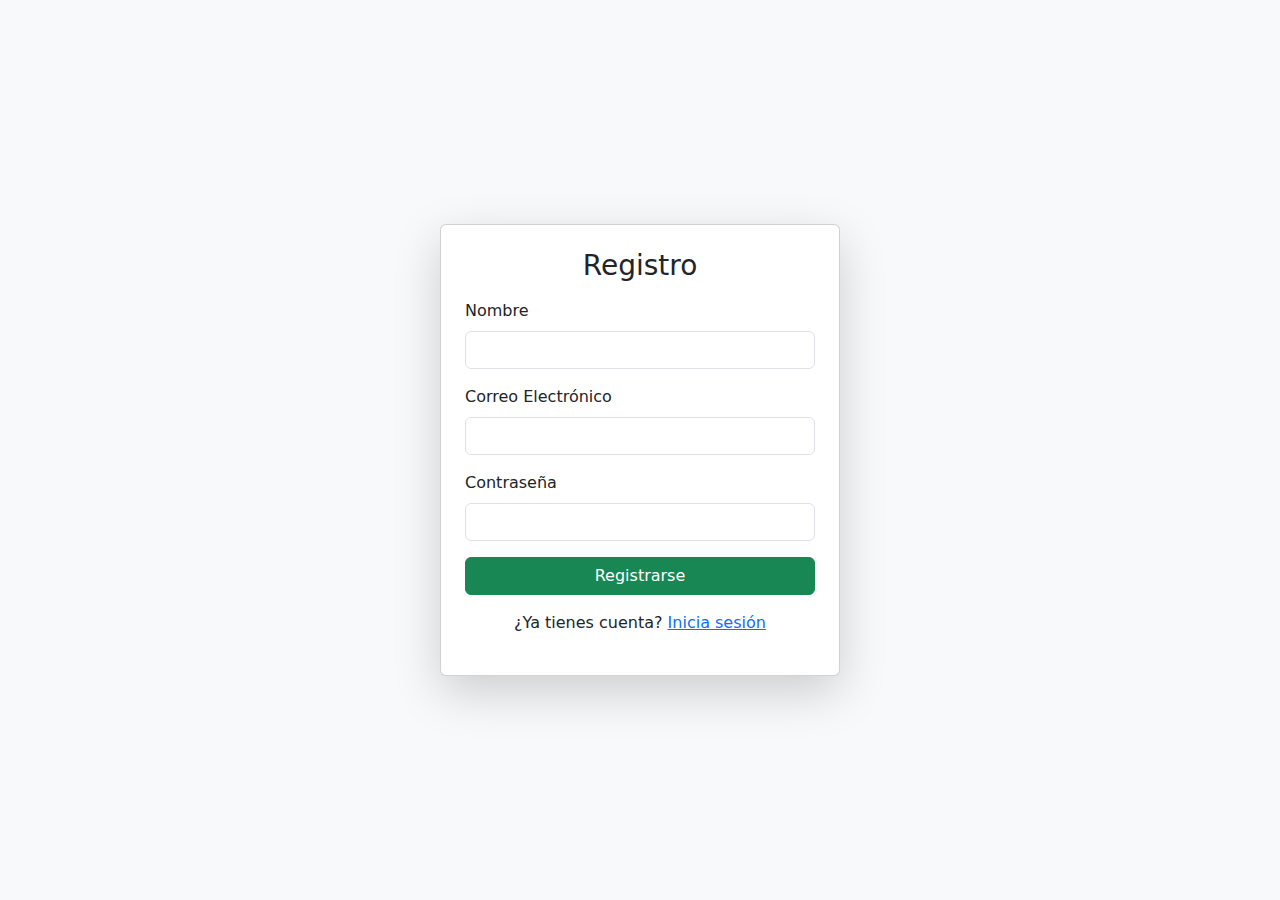
<file: src/main/resources/templates/register.html>
<!DOCTYPE html>
<html lang="es">
<head>
    <meta charset="UTF-8">
    <meta name="viewport" content="width=device-width, initial-scale=1.0">
    <title>Registro</title>
    <link href="https://cdn.jsdelivr.net/npm/bootstrap@5.3.0/dist/css/bootstrap.min.css" rel="stylesheet">
</head>
<body class="bg-light">
    <div class="container d-flex justify-content-center align-items-center vh-100">
        <div class="card shadow-lg p-4" style="max-width: 400px; width: 100%;">
            <h3 class="text-center mb-3">Registro</h3>
            <form id="registroForm">
                <div class="mb-3">
                    <label for="name" class="form-label">Nombre</label>
                    <input type="text" class="form-control" id="name" name="name" required>
                </div>
                <div class="mb-3">
                    <label for="email" class="form-label">Correo Electrónico</label>
                    <input type="email" class="form-control" id="email" name="email" required>
                </div>
                <div class="mb-3">
                    <label for="password" class="form-label">Contraseña</label>
                    <input type="password" class="form-control" id="password" name="password" required>
                </div>
                <div id="errorMensaje" class="text-danger text-center mb-2"></div>
                <button type="submit" class="btn btn-success w-100">Registrarse</button>
                <p class="text-center mt-3">
                    ¿Ya tienes cuenta? <a href="/login">Inicia sesión</a>
                </p>
            </form>
        </div>
    </div>

    <script>
		document.getElementById("registroForm").addEventListener("submit", async function(e) {
		    e.preventDefault();

		    const nombre = document.getElementById("name").value;
		    const email = document.getElementById("email").value;
		    const password = document.getElementById("password").value;

		    const errorDiv = document.getElementById("errorMensaje");
		    errorDiv.textContent = ""; // limpia errores anteriores

		    try {
		        const response = await fetch("/usuarios/registro", {
		            method: "POST",
		            headers: {
		                "Content-Type": "application/x-www-form-urlencoded"
		            },
		            body: new URLSearchParams({ nombre, email, password })
		        });

		        if (response.ok) {
		            window.location.href = "/login";
		        } else {
		            const contentType = response.headers.get("content-type");
		            if (contentType && contentType.includes("application/json")) {
		                const data = await response.json();
		                errorDiv.textContent = data.message || "Error inesperado.";
		            } else {
		                const text = await response.text();
		                errorDiv.textContent = text || `Error ${response.status}`;
		            }
		        }
		    } catch (error) {
		        errorDiv.textContent = "No se pudo conectar con el servidor.";
		    }
		});

    </script>
</body>
</html>
</file>
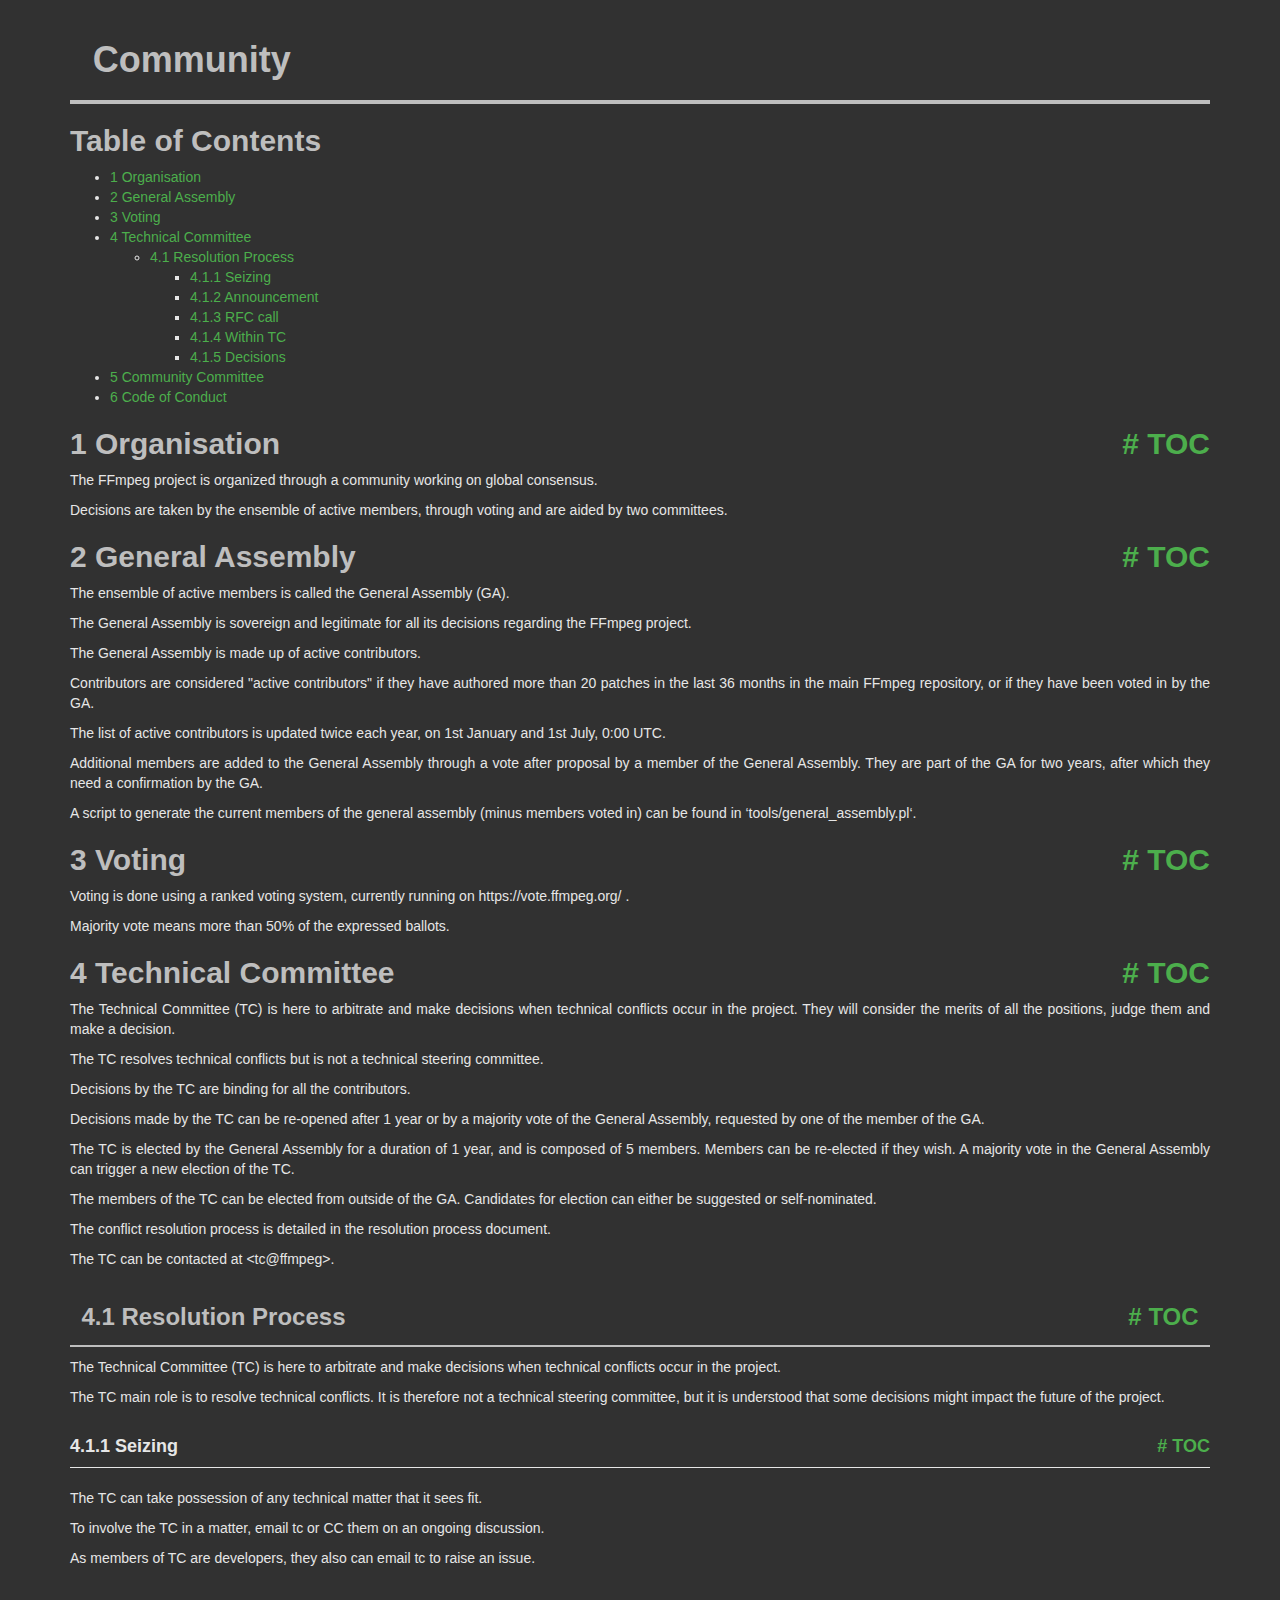
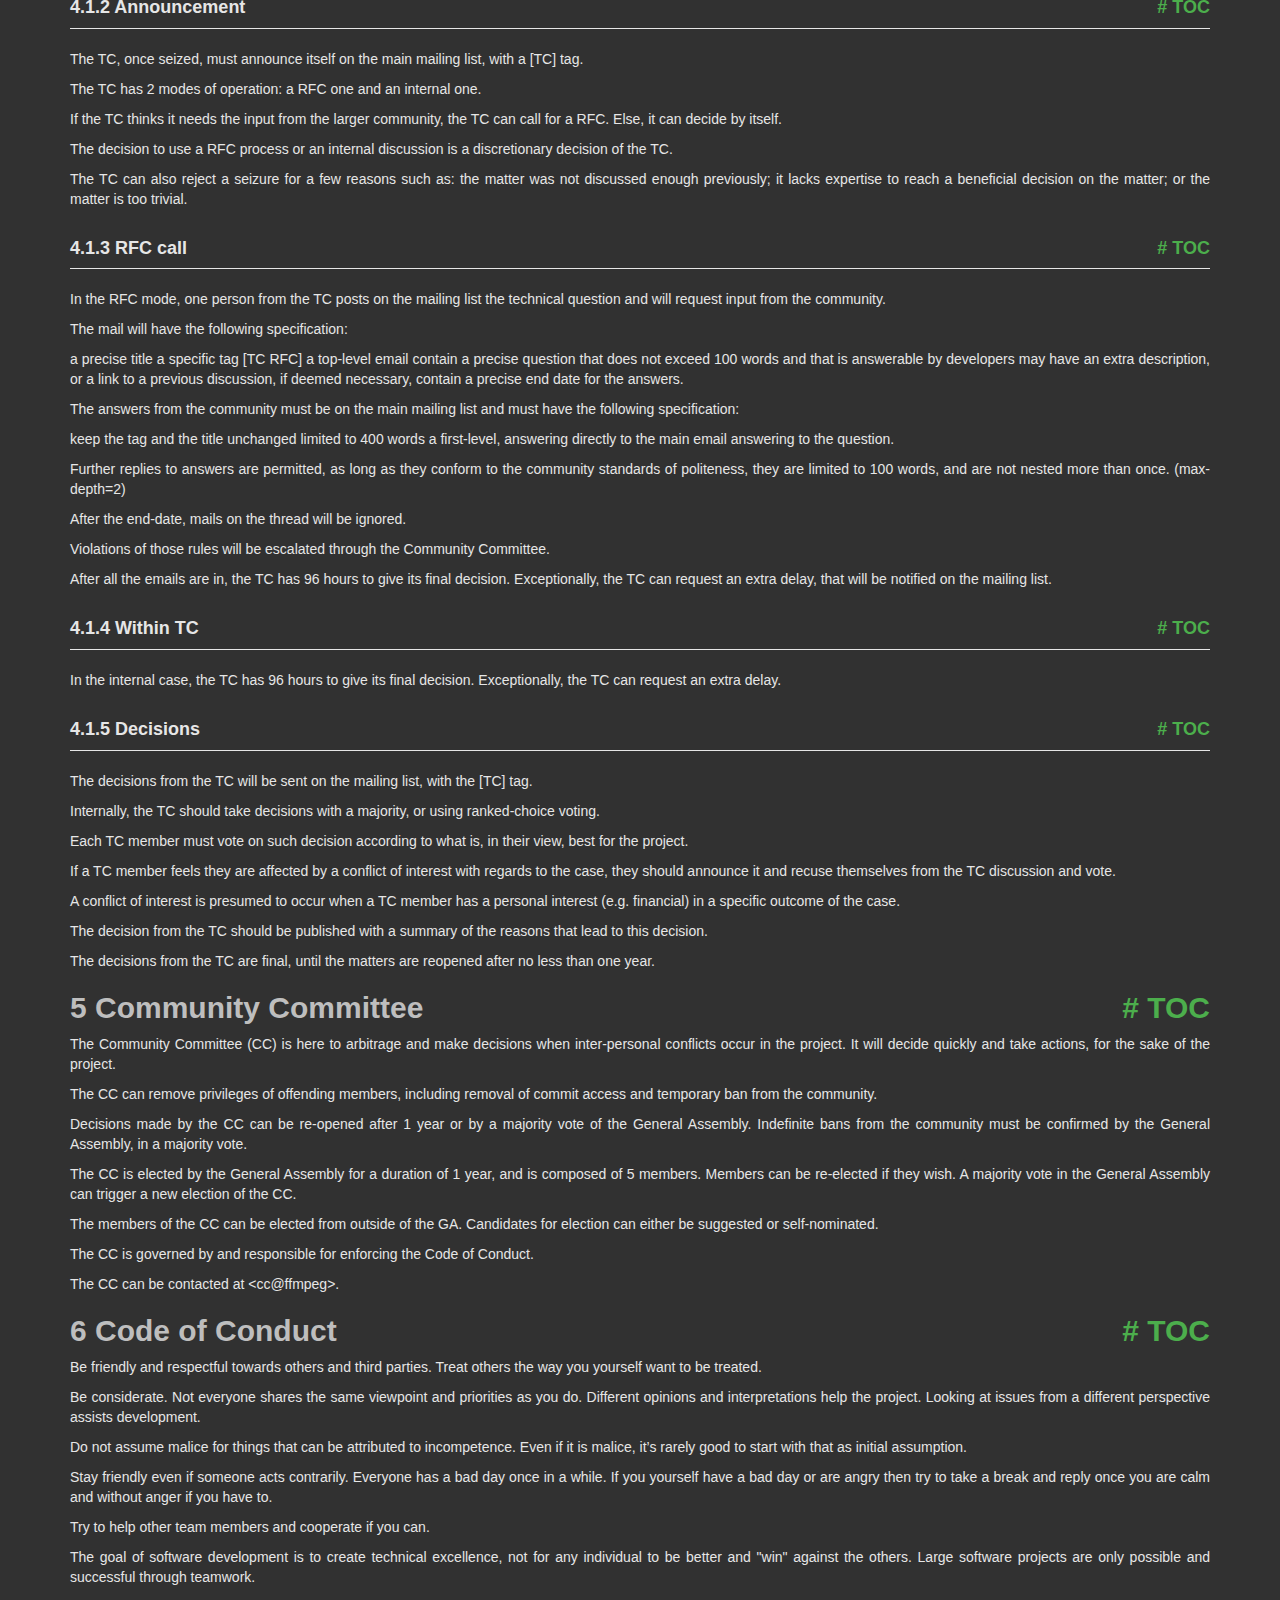
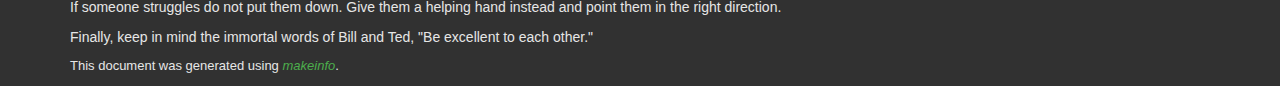
<file: src/main/resources/ffmpeg/ffmpeg-2025-03-10-git-87e5da9067-essentials_build/doc/community.html>
<!DOCTYPE html PUBLIC "-//W3C//DTD HTML 4.01 Transitional//EN" "http://www.w3.org/TR/html4/loose.dtd">
<html>
<!-- Created by , GNU Texinfo 7.1.1 -->
  <head>
    <meta charset="utf-8">
    <title>
      Community
    </title>
    <meta name="viewport" content="width=device-width,initial-scale=1.0">
    <link rel="stylesheet" type="text/css" href="bootstrap.min.css">
    <link rel="stylesheet" type="text/css" href="style.min.css">
  </head>
  <body>
    <div class="container">
      <h1>
      Community
      </h1>


<a name="SEC_Top"></a>

<div class="element-contents" id="SEC_Contents">
<h2 class="contents-heading">Table of Contents</h2>

<div class="contents">

<ul class="toc-numbered-mark">
  <li><a id="toc-Organisation-1" href="#Organisation-1">1 Organisation</a></li>
  <li><a id="toc-General-Assembly-1" href="#General-Assembly-1">2 General Assembly</a></li>
  <li><a id="toc-Voting-1" href="#Voting-1">3 Voting</a></li>
  <li><a id="toc-Technical-Committee-1" href="#Technical-Committee-1">4 Technical Committee</a>
  <ul class="toc-numbered-mark">
    <li><a id="toc-Resolution-Process-1" href="#Resolution-Process-1">4.1 Resolution Process</a>
    <ul class="toc-numbered-mark">
      <li><a id="toc-Seizing" href="#Seizing">4.1.1 Seizing</a></li>
      <li><a id="toc-Announcement" href="#Announcement">4.1.2 Announcement</a></li>
      <li><a id="toc-RFC-call" href="#RFC-call">4.1.3 RFC call</a></li>
      <li><a id="toc-Within-TC" href="#Within-TC">4.1.4 Within TC</a></li>
      <li><a id="toc-Decisions" href="#Decisions">4.1.5 Decisions</a></li>
    </ul></li>
  </ul></li>
  <li><a id="toc-Community-Committee-1" href="#Community-Committee-1">5 Community Committee</a></li>
  <li><a id="toc-Code-of-Conduct-1" href="#Code-of-Conduct-1">6 Code of Conduct</a></li>
</ul>
</div>
</div>

<a class="anchor" id="Organisation"></a><a name="Organisation-1"></a>
<h2 class="chapter">1 Organisation<span class="pull-right"><a class="anchor hidden-xs" href="#Organisation-1" aria-hidden="true">#</a> <a class="anchor hidden-xs"href="#toc-Organisation-1" aria-hidden="true">TOC</a></span></h2>

<p>The FFmpeg project is organized through a community working on global consensus.
</p>
<p>Decisions are taken by the ensemble of active members, through voting and are aided by two committees.
</p>
<a class="anchor" id="General-Assembly"></a><a name="General-Assembly-1"></a>
<h2 class="chapter">2 General Assembly<span class="pull-right"><a class="anchor hidden-xs" href="#General-Assembly-1" aria-hidden="true">#</a> <a class="anchor hidden-xs"href="#toc-General-Assembly-1" aria-hidden="true">TOC</a></span></h2>

<p>The ensemble of active members is called the General Assembly (GA).
</p>
<p>The General Assembly is sovereign and legitimate for all its decisions regarding the FFmpeg project.
</p>
<p>The General Assembly is made up of active contributors.
</p>
<p>Contributors are considered &quot;active contributors&quot; if they have authored more than 20 patches in the last 36 months in the main FFmpeg repository, or if they have been voted in by the GA.
</p>
<p>The list of active contributors is updated twice each year, on 1st January and 1st July, 0:00 UTC.
</p>
<p>Additional members are added to the General Assembly through a vote after proposal by a member of the General Assembly. They are part of the GA for two years, after which they need a confirmation by the GA.
</p>
<p>A script to generate the current members of the general assembly (minus members voted in) can be found in &lsquo;tools/general_assembly.pl&lsquo;.
</p>
<a class="anchor" id="Voting"></a><a name="Voting-1"></a>
<h2 class="chapter">3 Voting<span class="pull-right"><a class="anchor hidden-xs" href="#Voting-1" aria-hidden="true">#</a> <a class="anchor hidden-xs"href="#toc-Voting-1" aria-hidden="true">TOC</a></span></h2>

<p>Voting is done using a ranked voting system, currently running on https://vote.ffmpeg.org/ .
</p>
<p>Majority vote means more than 50% of the expressed ballots.
</p>
<a class="anchor" id="Technical-Committee"></a><a name="Technical-Committee-1"></a>
<h2 class="chapter">4 Technical Committee<span class="pull-right"><a class="anchor hidden-xs" href="#Technical-Committee-1" aria-hidden="true">#</a> <a class="anchor hidden-xs"href="#toc-Technical-Committee-1" aria-hidden="true">TOC</a></span></h2>

<p>The Technical Committee (TC) is here to arbitrate and make decisions when technical conflicts occur in the project. They will consider the merits of all the positions, judge them and make a decision.
</p>
<p>The TC resolves technical conflicts but is not a technical steering committee.
</p>
<p>Decisions by the TC are binding for all the contributors.
</p>
<p>Decisions made by the TC can be re-opened after 1 year or by a majority vote of the General Assembly, requested by one of the member of the GA.
</p>
<p>The TC is elected by the General Assembly for a duration of 1 year, and is composed of 5 members. Members can be re-elected if they wish. A majority vote in the General Assembly can trigger a new election of the TC.
</p>
<p>The members of the TC can be elected from outside of the GA. Candidates for election can either be suggested or self-nominated.
</p>
<p>The conflict resolution process is detailed in the resolution process document.
</p>
<p>The TC can be contacted at &lt;tc@ffmpeg&gt;.
</p>
<a class="anchor" id="Resolution-Process"></a><a name="Resolution-Process-1"></a>
<h3 class="section">4.1 Resolution Process<span class="pull-right"><a class="anchor hidden-xs" href="#Resolution-Process-1" aria-hidden="true">#</a> <a class="anchor hidden-xs"href="#toc-Resolution-Process-1" aria-hidden="true">TOC</a></span></h3>

<p>The Technical Committee (TC) is here to arbitrate and make decisions when technical conflicts occur in the project.
</p>
<p>The TC main role is to resolve technical conflicts. It is therefore not a technical steering committee, but it is understood that some decisions might impact the future of the project.
</p>
<a name="Seizing"></a>
<h4 class="subsection">4.1.1 Seizing<span class="pull-right"><a class="anchor hidden-xs" href="#Seizing" aria-hidden="true">#</a> <a class="anchor hidden-xs"href="#toc-Seizing" aria-hidden="true">TOC</a></span></h4>

<p>The TC can take possession of any technical matter that it sees fit.
</p>
<p>To involve the TC in a matter, email tc&nbsp;or CC them on an ongoing discussion.
</p>
<p>As members of TC are developers, they also can email tc&nbsp;to raise an issue.
</p><a name="Announcement"></a>
<h4 class="subsection">4.1.2 Announcement<span class="pull-right"><a class="anchor hidden-xs" href="#Announcement" aria-hidden="true">#</a> <a class="anchor hidden-xs"href="#toc-Announcement" aria-hidden="true">TOC</a></span></h4>

<p>The TC, once seized, must announce itself on the main mailing list, with a [TC] tag.
</p>
<p>The TC has 2 modes of operation: a RFC one and an internal one.
</p>
<p>If the TC thinks it needs the input from the larger community, the TC can call for a RFC. Else, it can decide by itself.
</p>
<p>The decision to use a RFC process or an internal discussion is a discretionary decision of the TC.
</p>
<p>The TC can also reject a seizure for a few reasons such as: the matter was not discussed enough previously; it lacks expertise to reach a beneficial decision on the matter; or the matter is too trivial.
</p><a name="RFC-call"></a>
<h4 class="subsection">4.1.3 RFC call<span class="pull-right"><a class="anchor hidden-xs" href="#RFC-call" aria-hidden="true">#</a> <a class="anchor hidden-xs"href="#toc-RFC-call" aria-hidden="true">TOC</a></span></h4>

<p>In the RFC mode, one person from the TC posts on the mailing list the technical question and will request input from the community.
</p>
<p>The mail will have the following specification:
</p>
<p>a precise title
    a specific tag [TC RFC]
    a top-level email
    contain a precise question that does not exceed 100 words and that is answerable by developers
    may have an extra description, or a link to a previous discussion, if deemed necessary,
    contain a precise end date for the answers.
</p>
<p>The answers from the community must be on the main mailing list and must have the following specification:
</p>
<p>keep the tag and the title unchanged
    limited to 400 words
    a first-level, answering directly to the main email
    answering to the question.
</p>
<p>Further replies to answers are permitted, as long as they conform to the community standards of politeness, they are limited to 100 words, and are not nested more than once. (max-depth=2)
</p>
<p>After the end-date, mails on the thread will be ignored.
</p>
<p>Violations of those rules will be escalated through the Community Committee.
</p>
<p>After all the emails are in, the TC has 96 hours to give its final decision. Exceptionally, the TC can request an extra delay, that will be notified on the mailing list.
</p><a name="Within-TC"></a>
<h4 class="subsection">4.1.4 Within TC<span class="pull-right"><a class="anchor hidden-xs" href="#Within-TC" aria-hidden="true">#</a> <a class="anchor hidden-xs"href="#toc-Within-TC" aria-hidden="true">TOC</a></span></h4>

<p>In the internal case, the TC has 96 hours to give its final decision. Exceptionally, the TC can request an extra delay.
</p><a name="Decisions"></a>
<h4 class="subsection">4.1.5 Decisions<span class="pull-right"><a class="anchor hidden-xs" href="#Decisions" aria-hidden="true">#</a> <a class="anchor hidden-xs"href="#toc-Decisions" aria-hidden="true">TOC</a></span></h4>

<p>The decisions from the TC will be sent on the mailing list, with the [TC] tag.
</p>
<p>Internally, the TC should take decisions with a majority, or using ranked-choice voting.
</p>
<p>Each TC member must vote on such decision according to what is, in their view, best for the project.
</p>
<p>If a TC member feels they are affected by a conflict of interest with regards to the case, they should announce it and recuse themselves from the TC
discussion and vote.
</p>
<p>A conflict of interest is presumed to occur when a TC member has a personal interest (e.g. financial) in a specific outcome of the case.
</p>
<p>The decision from the TC should be published with a summary of the reasons that lead to this decision.
</p>
<p>The decisions from the TC are final, until the matters are reopened after no less than one year.
</p>
<a class="anchor" id="Community-Committee"></a><a name="Community-Committee-1"></a>
<h2 class="chapter">5 Community Committee<span class="pull-right"><a class="anchor hidden-xs" href="#Community-Committee-1" aria-hidden="true">#</a> <a class="anchor hidden-xs"href="#toc-Community-Committee-1" aria-hidden="true">TOC</a></span></h2>

<p>The Community Committee (CC) is here to arbitrage and make decisions when inter-personal conflicts occur in the project. It will decide quickly and take actions, for the sake of the project.
</p>
<p>The CC can remove privileges of offending members, including removal of commit access and temporary ban from the community.
</p>
<p>Decisions made by the CC can be re-opened after 1 year or by a majority vote of the General Assembly. Indefinite bans from the community must be confirmed by the General Assembly, in a majority vote.
</p>
<p>The CC is elected by the General Assembly for a duration of 1 year, and is composed of 5 members. Members can be re-elected if they wish. A majority vote in the General Assembly can trigger a new election of the CC.
</p>
<p>The members of the CC can be elected from outside of the GA. Candidates for election can either be suggested or self-nominated.
</p>
<p>The CC is governed by and responsible for enforcing the Code of Conduct.
</p>
<p>The CC can be contacted at &lt;cc@ffmpeg&gt;.
</p>
<a class="anchor" id="Code-of-Conduct"></a><a name="Code-of-Conduct-1"></a>
<h2 class="chapter">6 Code of Conduct<span class="pull-right"><a class="anchor hidden-xs" href="#Code-of-Conduct-1" aria-hidden="true">#</a> <a class="anchor hidden-xs"href="#toc-Code-of-Conduct-1" aria-hidden="true">TOC</a></span></h2>

<p>Be friendly and respectful towards others and third parties.
Treat others the way you yourself want to be treated.
</p>
<p>Be considerate. Not everyone shares the same viewpoint and priorities as you do.
Different opinions and interpretations help the project.
Looking at issues from a different perspective assists development.
</p>
<p>Do not assume malice for things that can be attributed to incompetence. Even if
it is malice, it&rsquo;s rarely good to start with that as initial assumption.
</p>
<p>Stay friendly even if someone acts contrarily. Everyone has a bad day
once in a while.
If you yourself have a bad day or are angry then try to take a break and reply
once you are calm and without anger if you have to.
</p>
<p>Try to help other team members and cooperate if you can.
</p>
<p>The goal of software development is to create technical excellence, not for any
individual to be better and &quot;win&quot; against the others. Large software projects
are only possible and successful through teamwork.
</p>
<p>If someone struggles do not put them down. Give them a helping hand
instead and point them in the right direction.
</p>
<p>Finally, keep in mind the immortal words of Bill and Ted,
&quot;Be excellent to each other.&quot;
</p>
      <p style="font-size: small;">
        This document was generated using <a class="uref" href="https://www.gnu.org/software/texinfo/"><em class="emph">makeinfo</em></a>.
      </p>
    </div>
  </body>
</html>
</file>
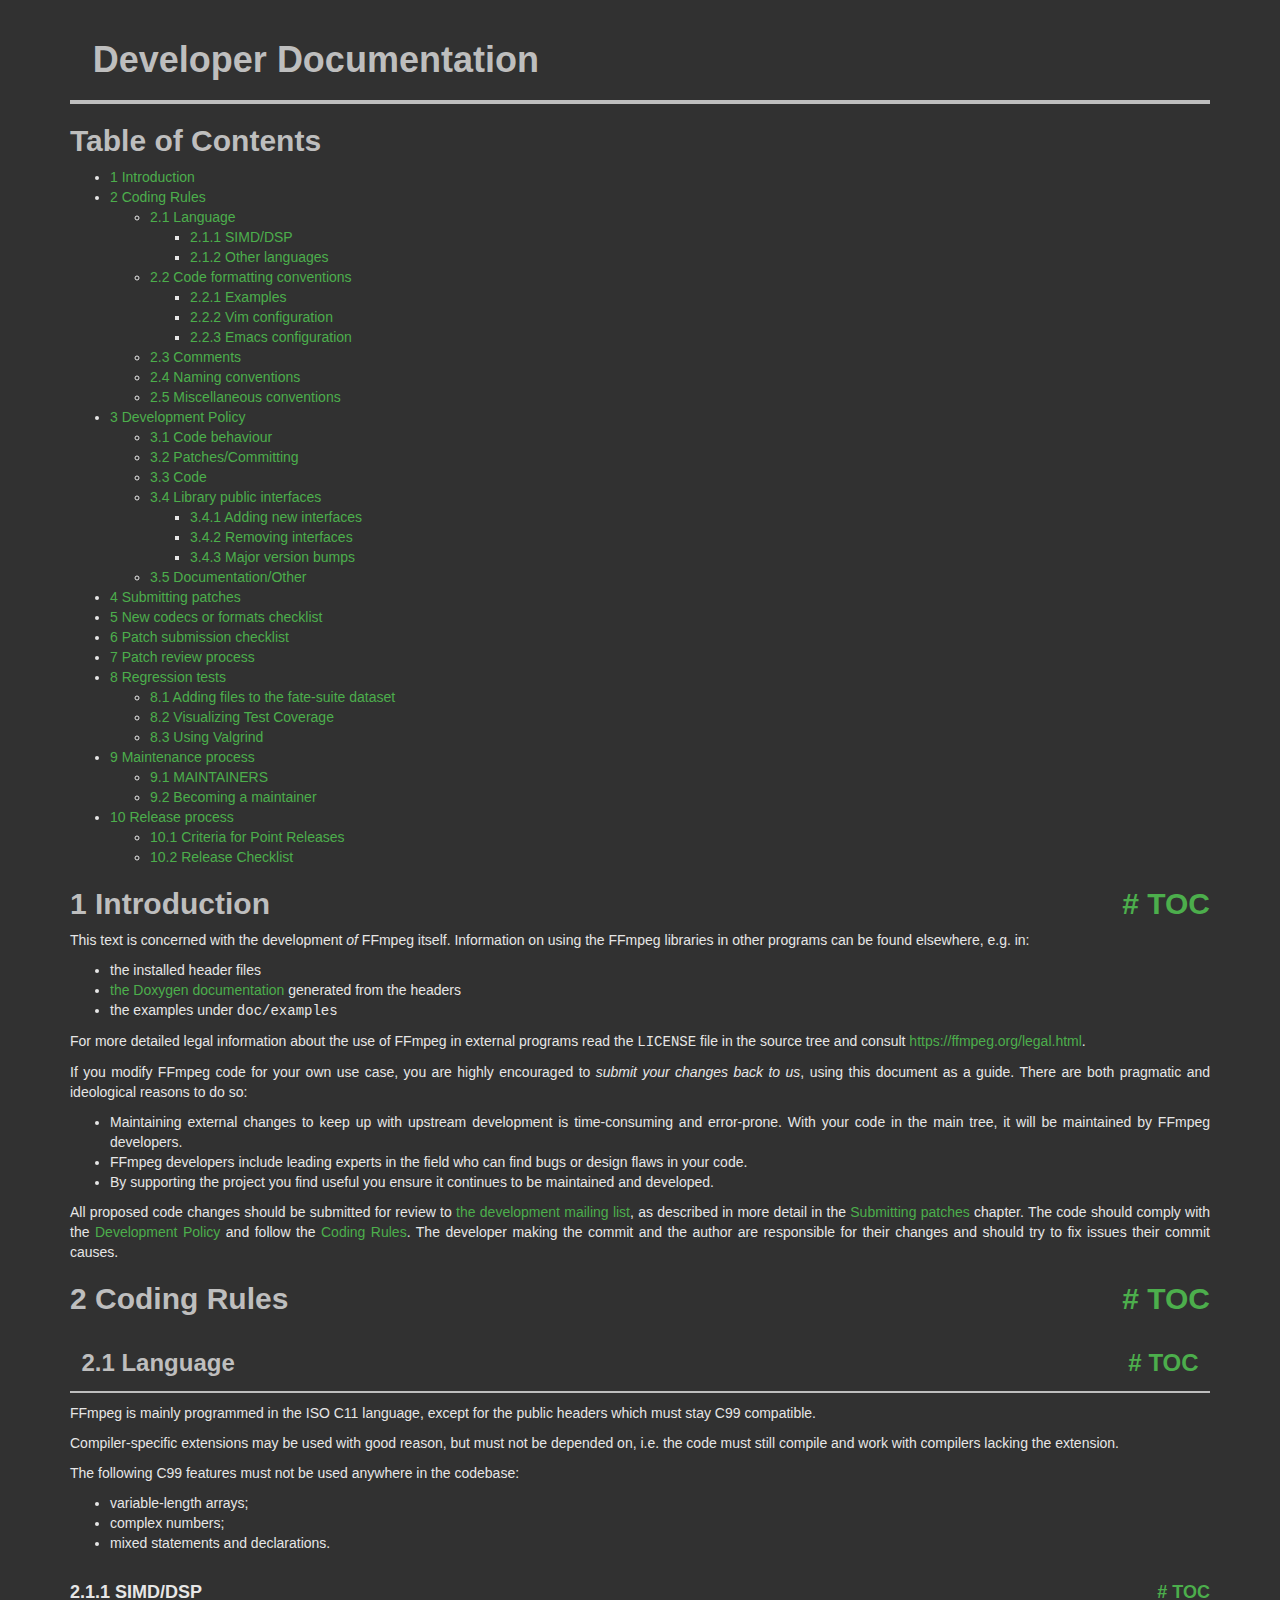
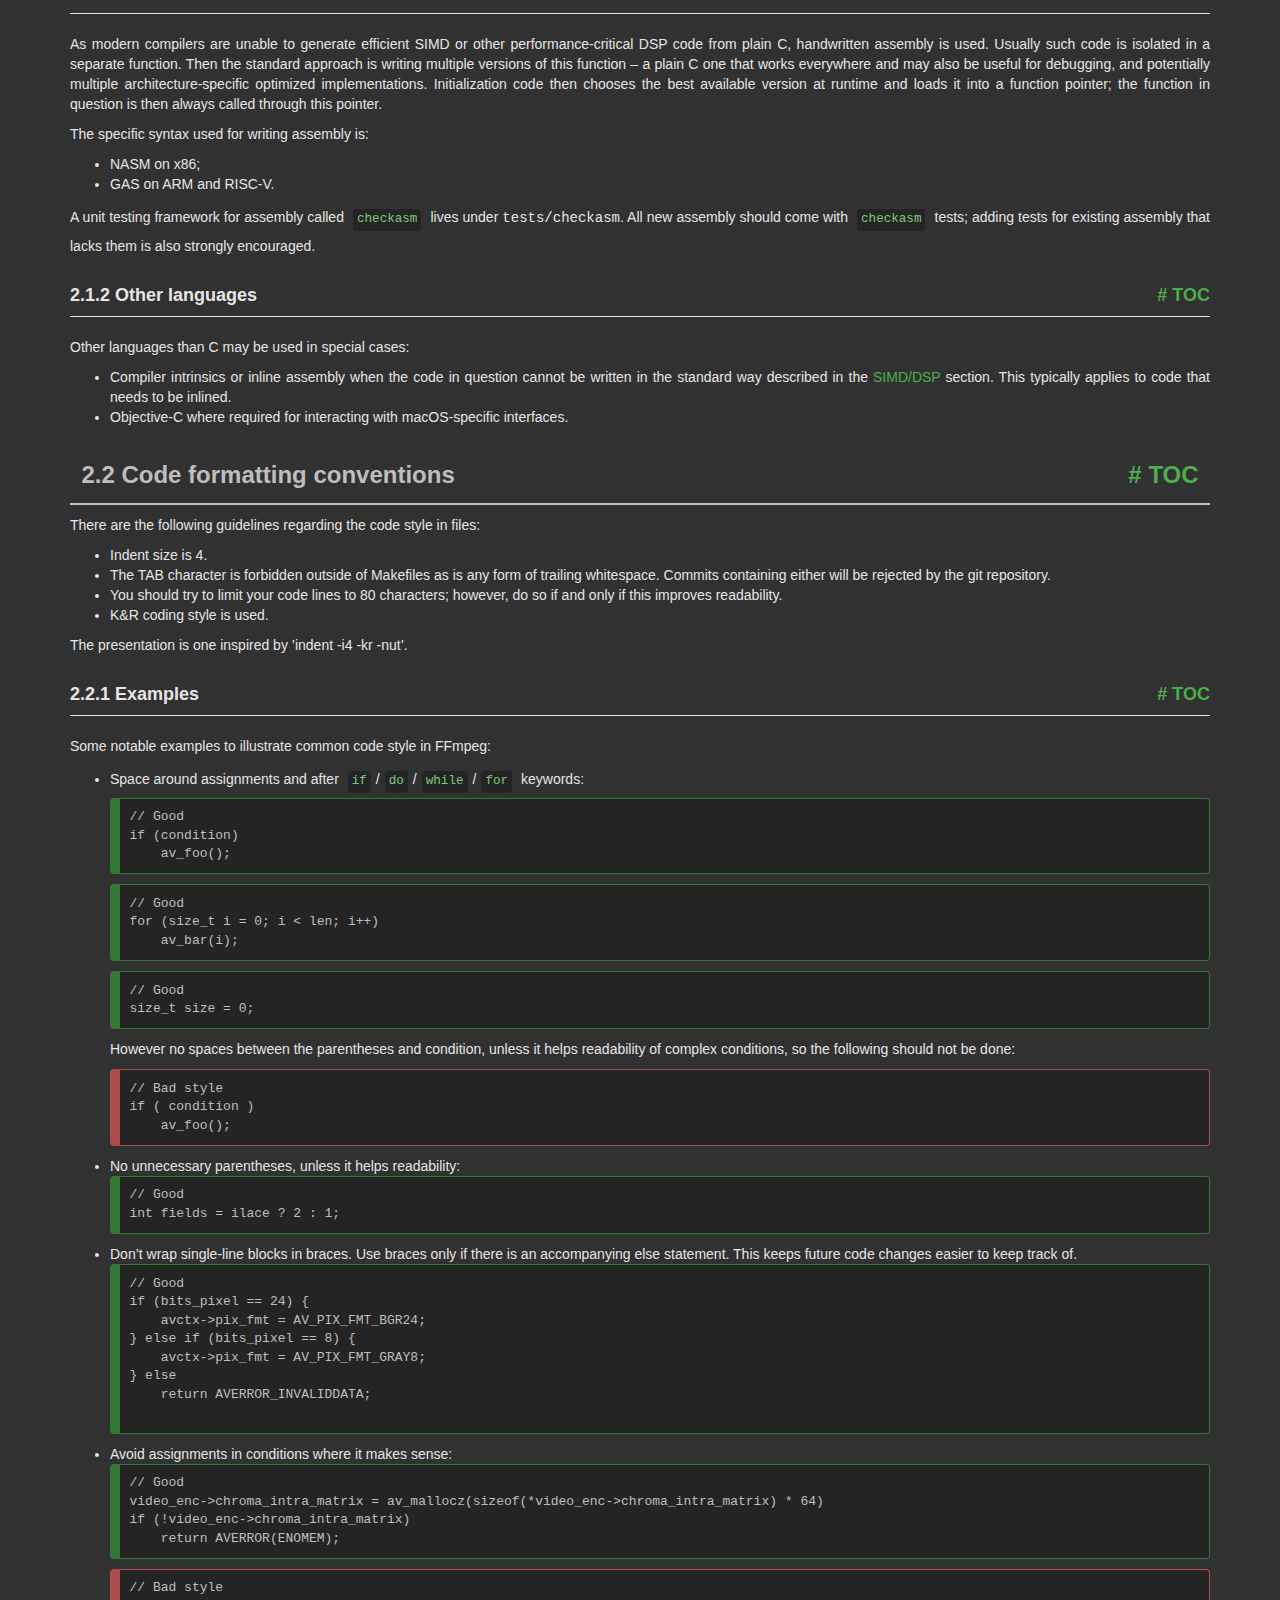
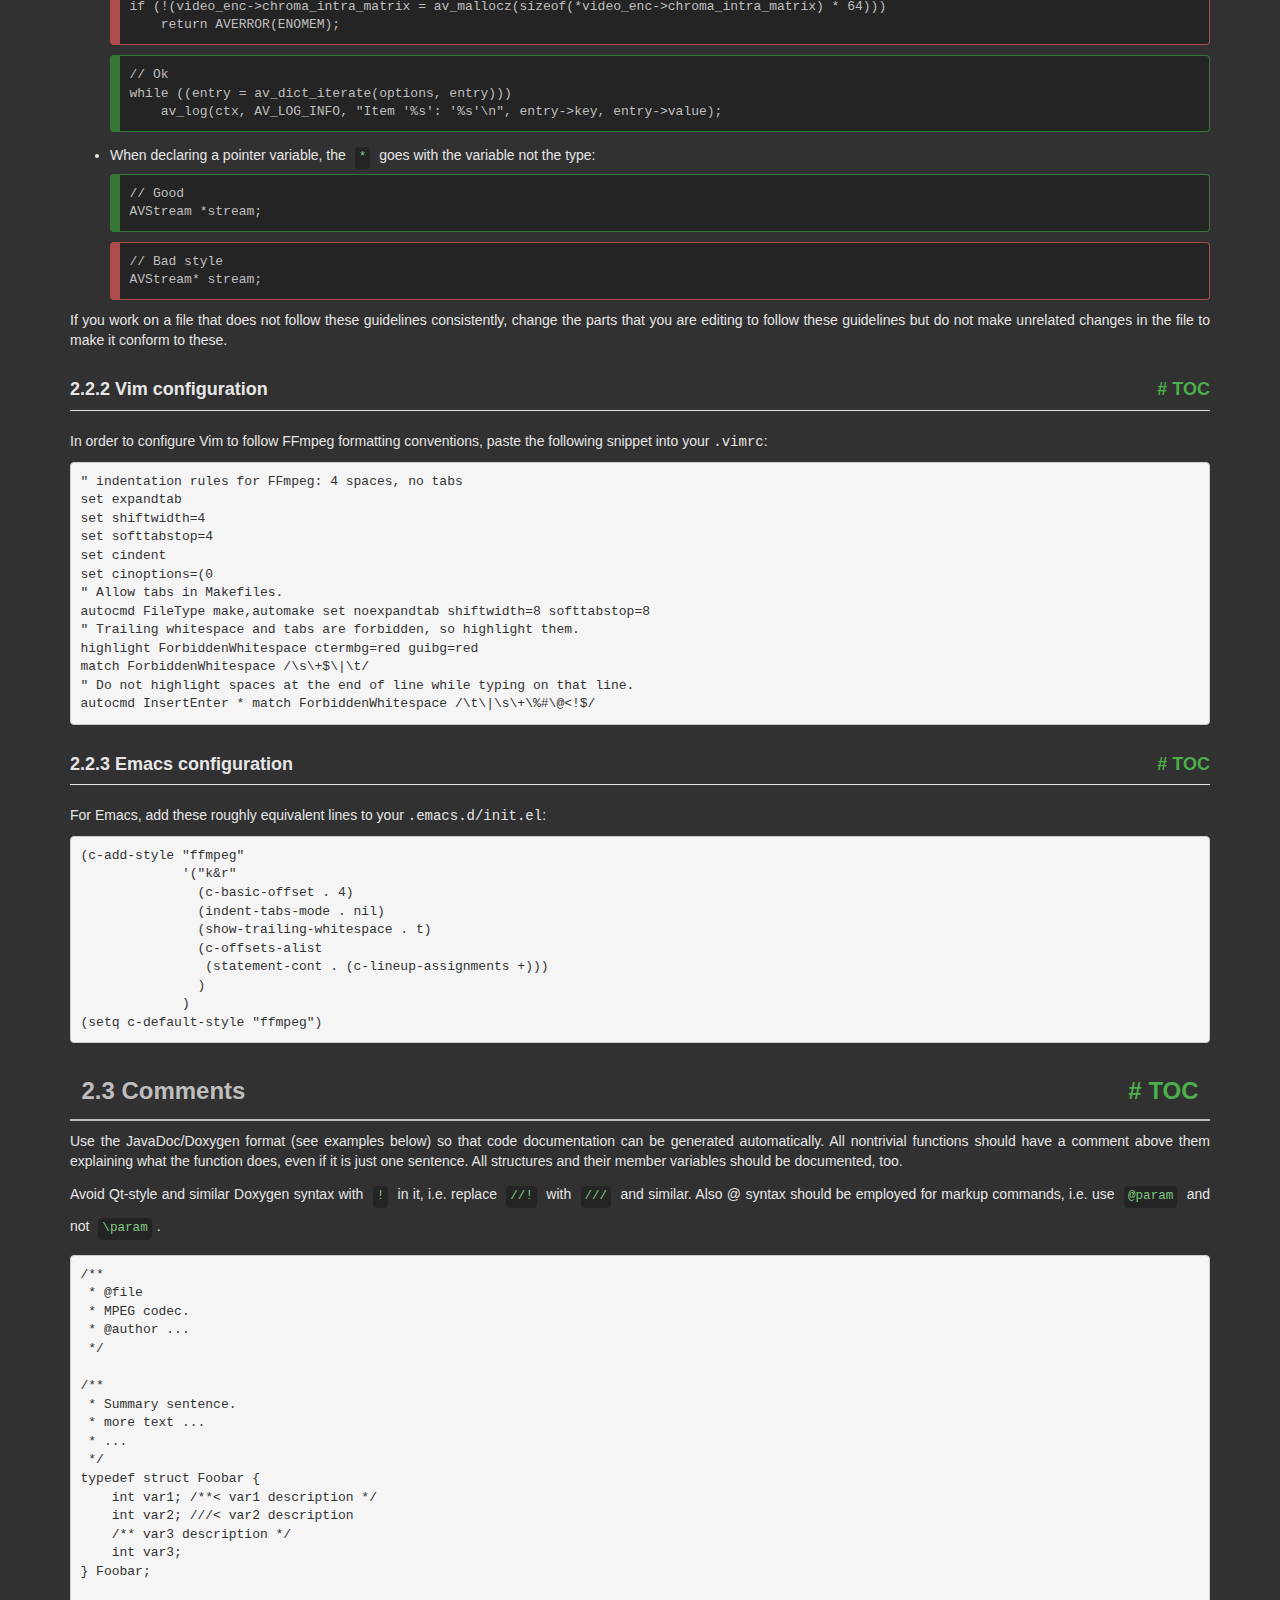
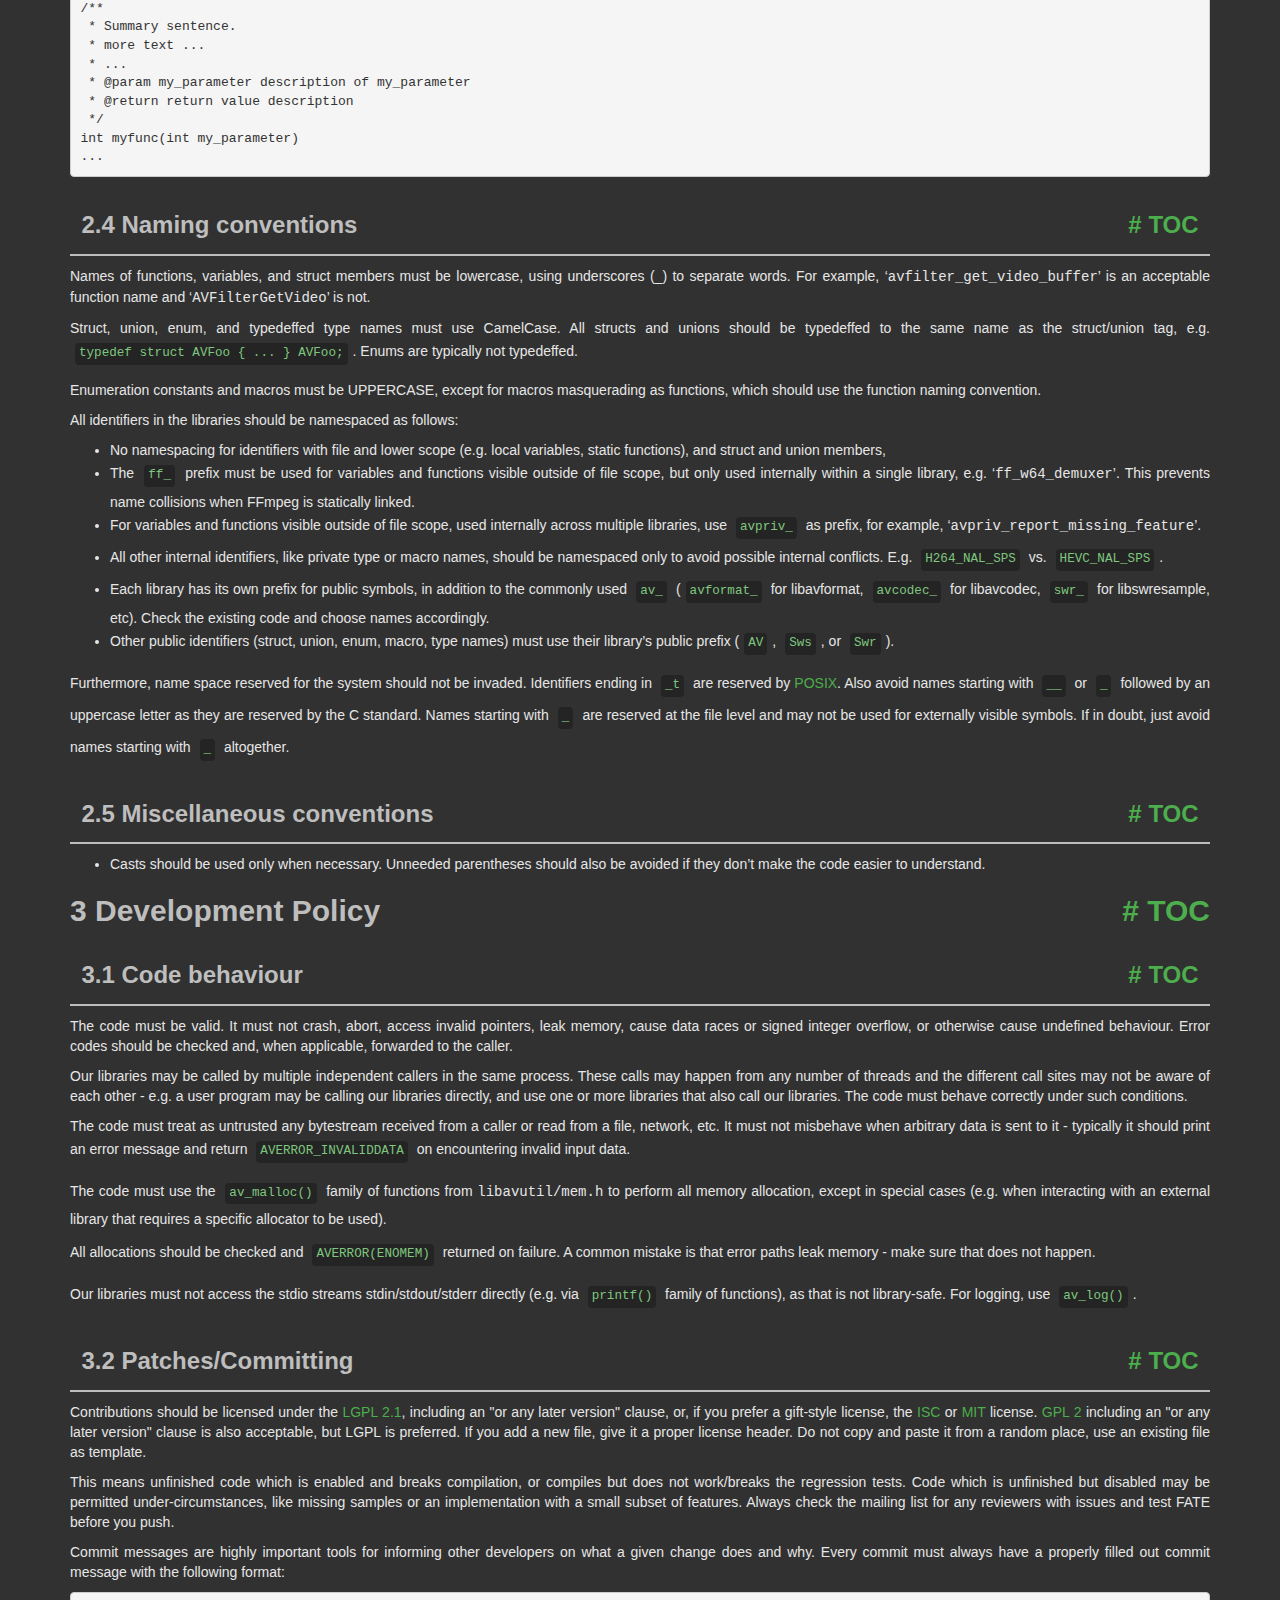
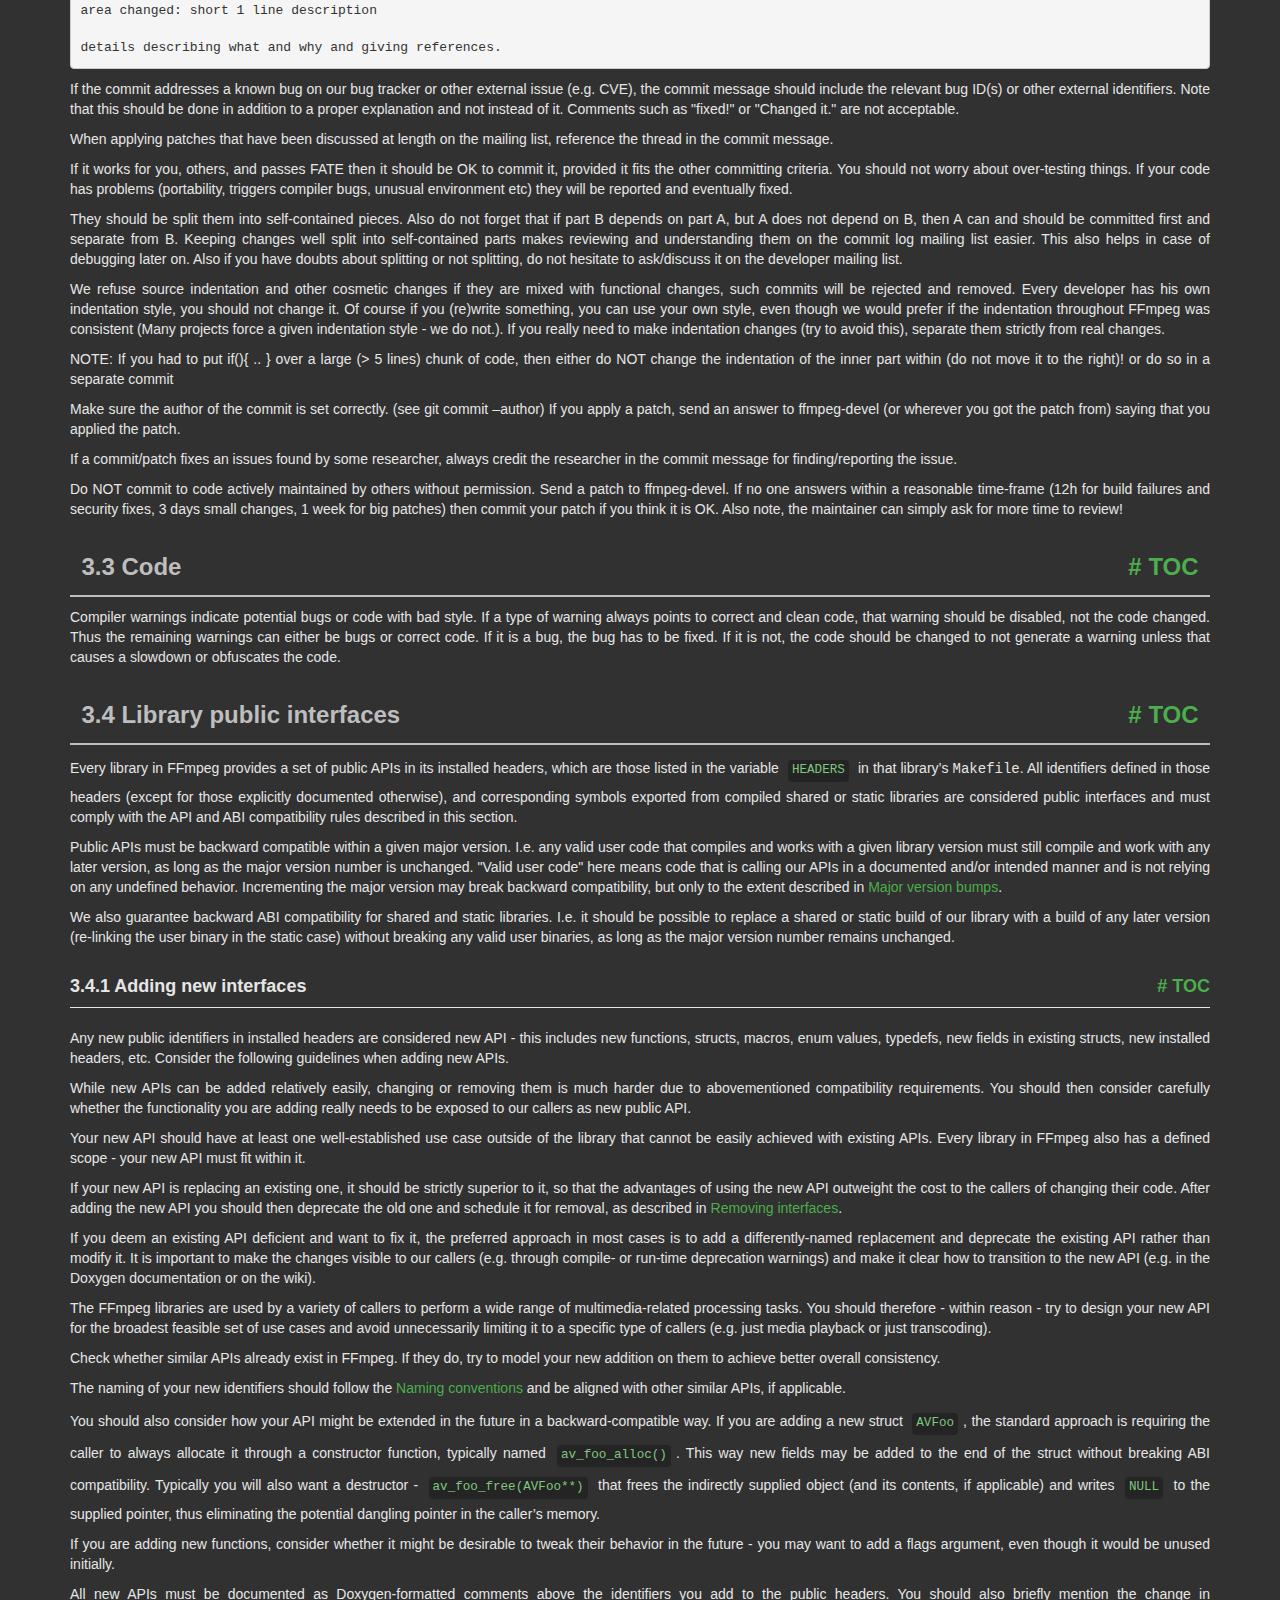
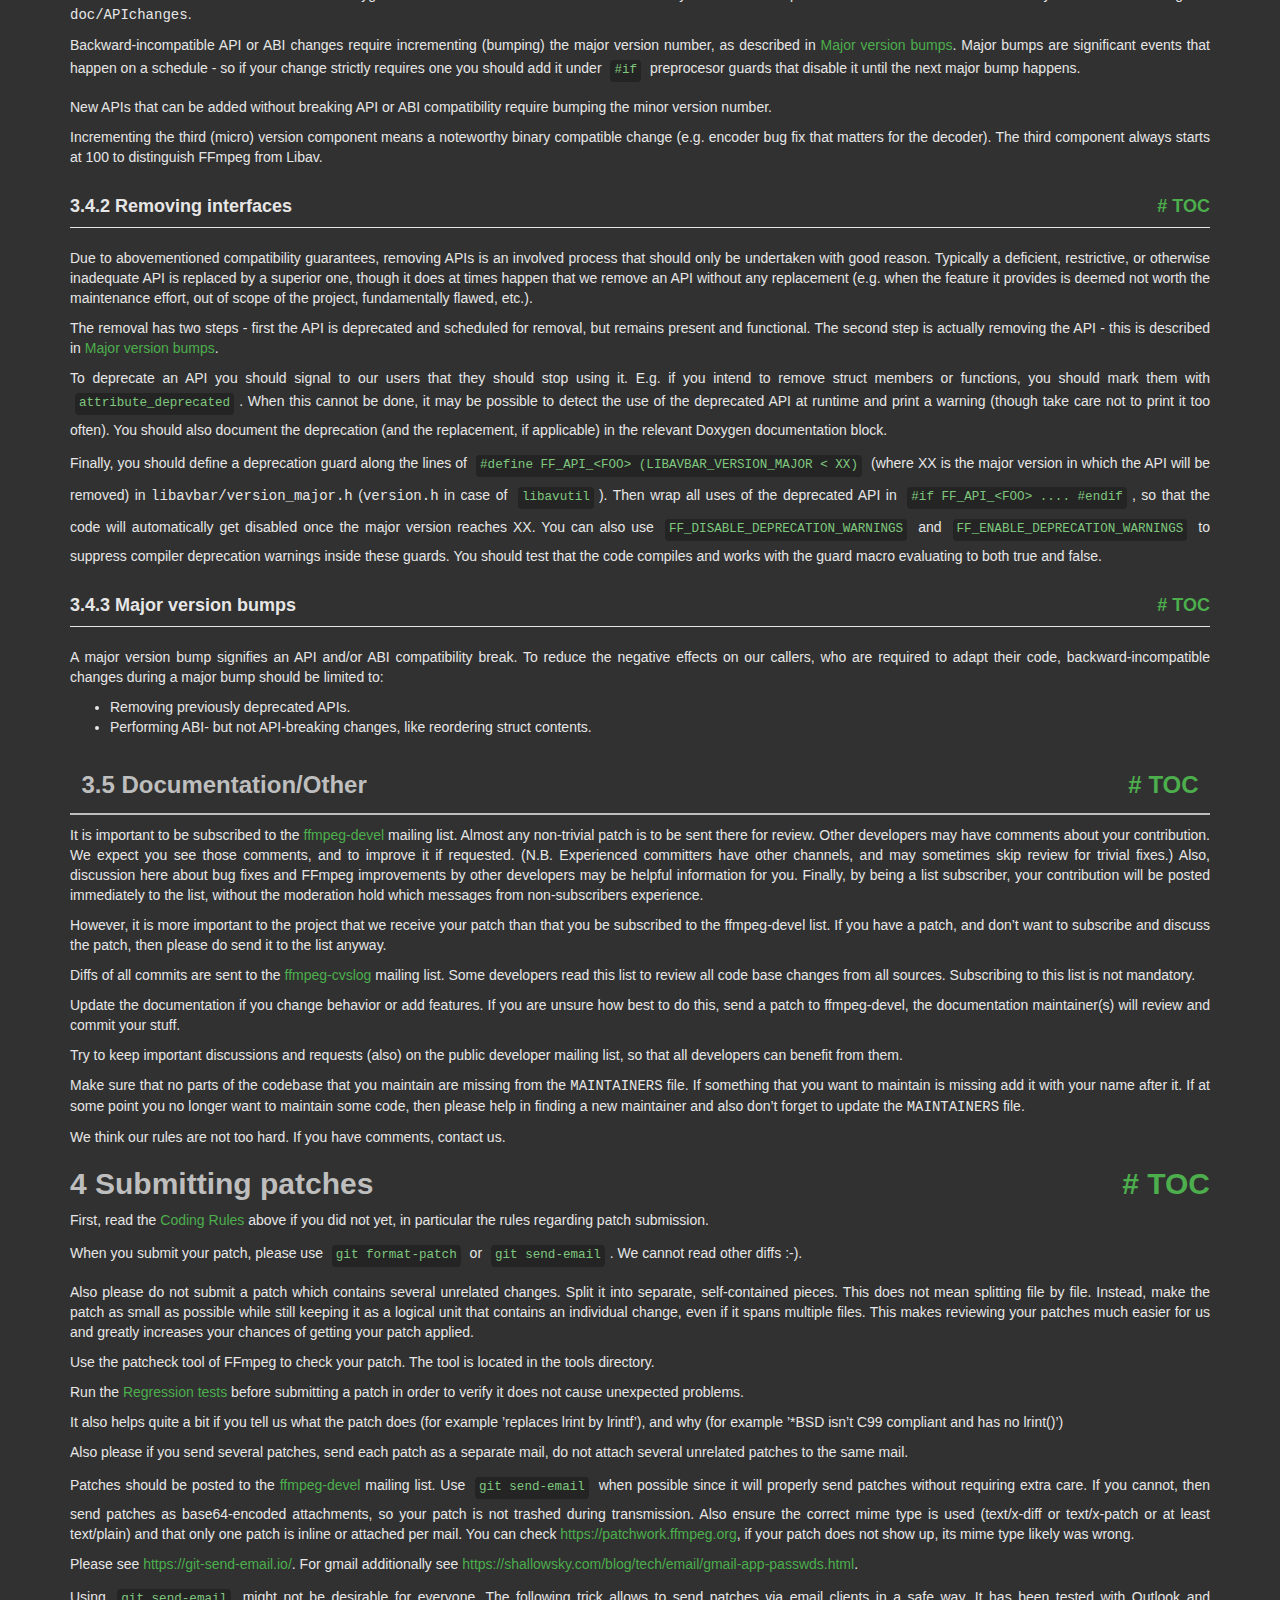
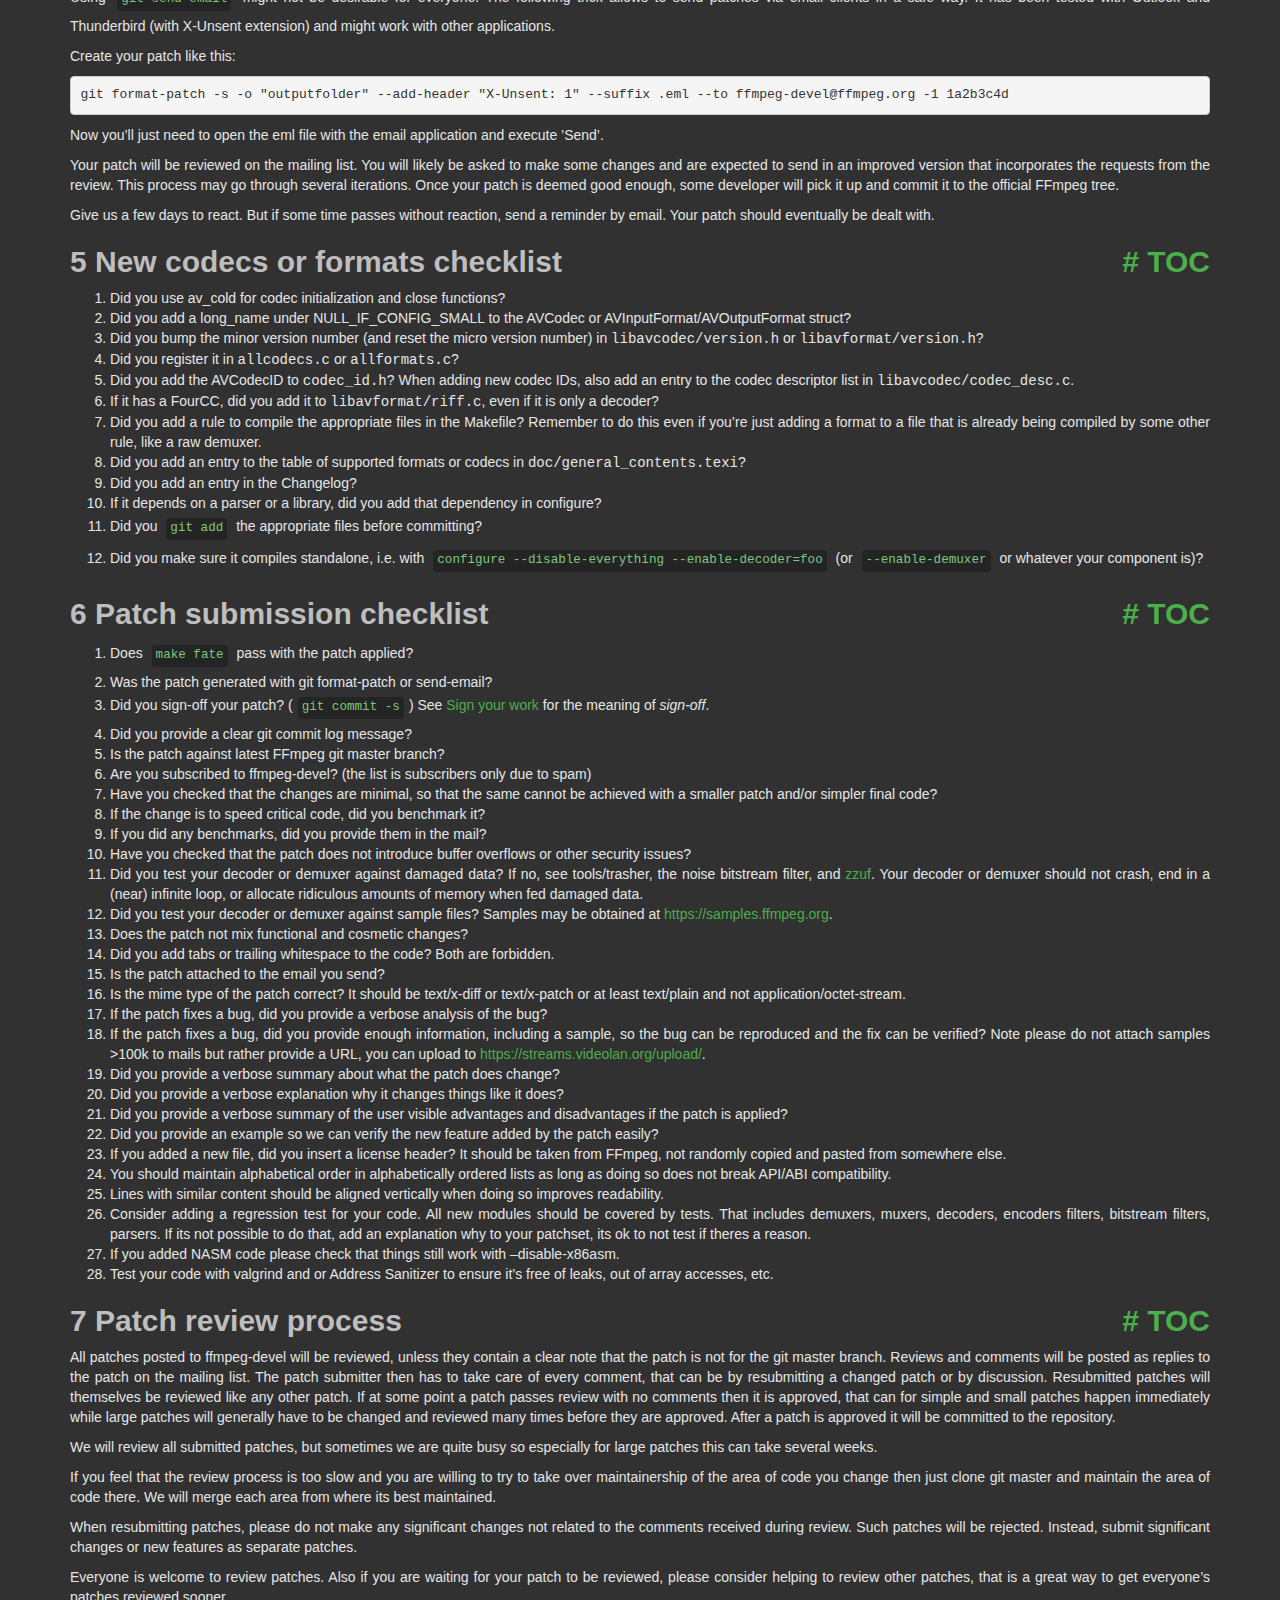
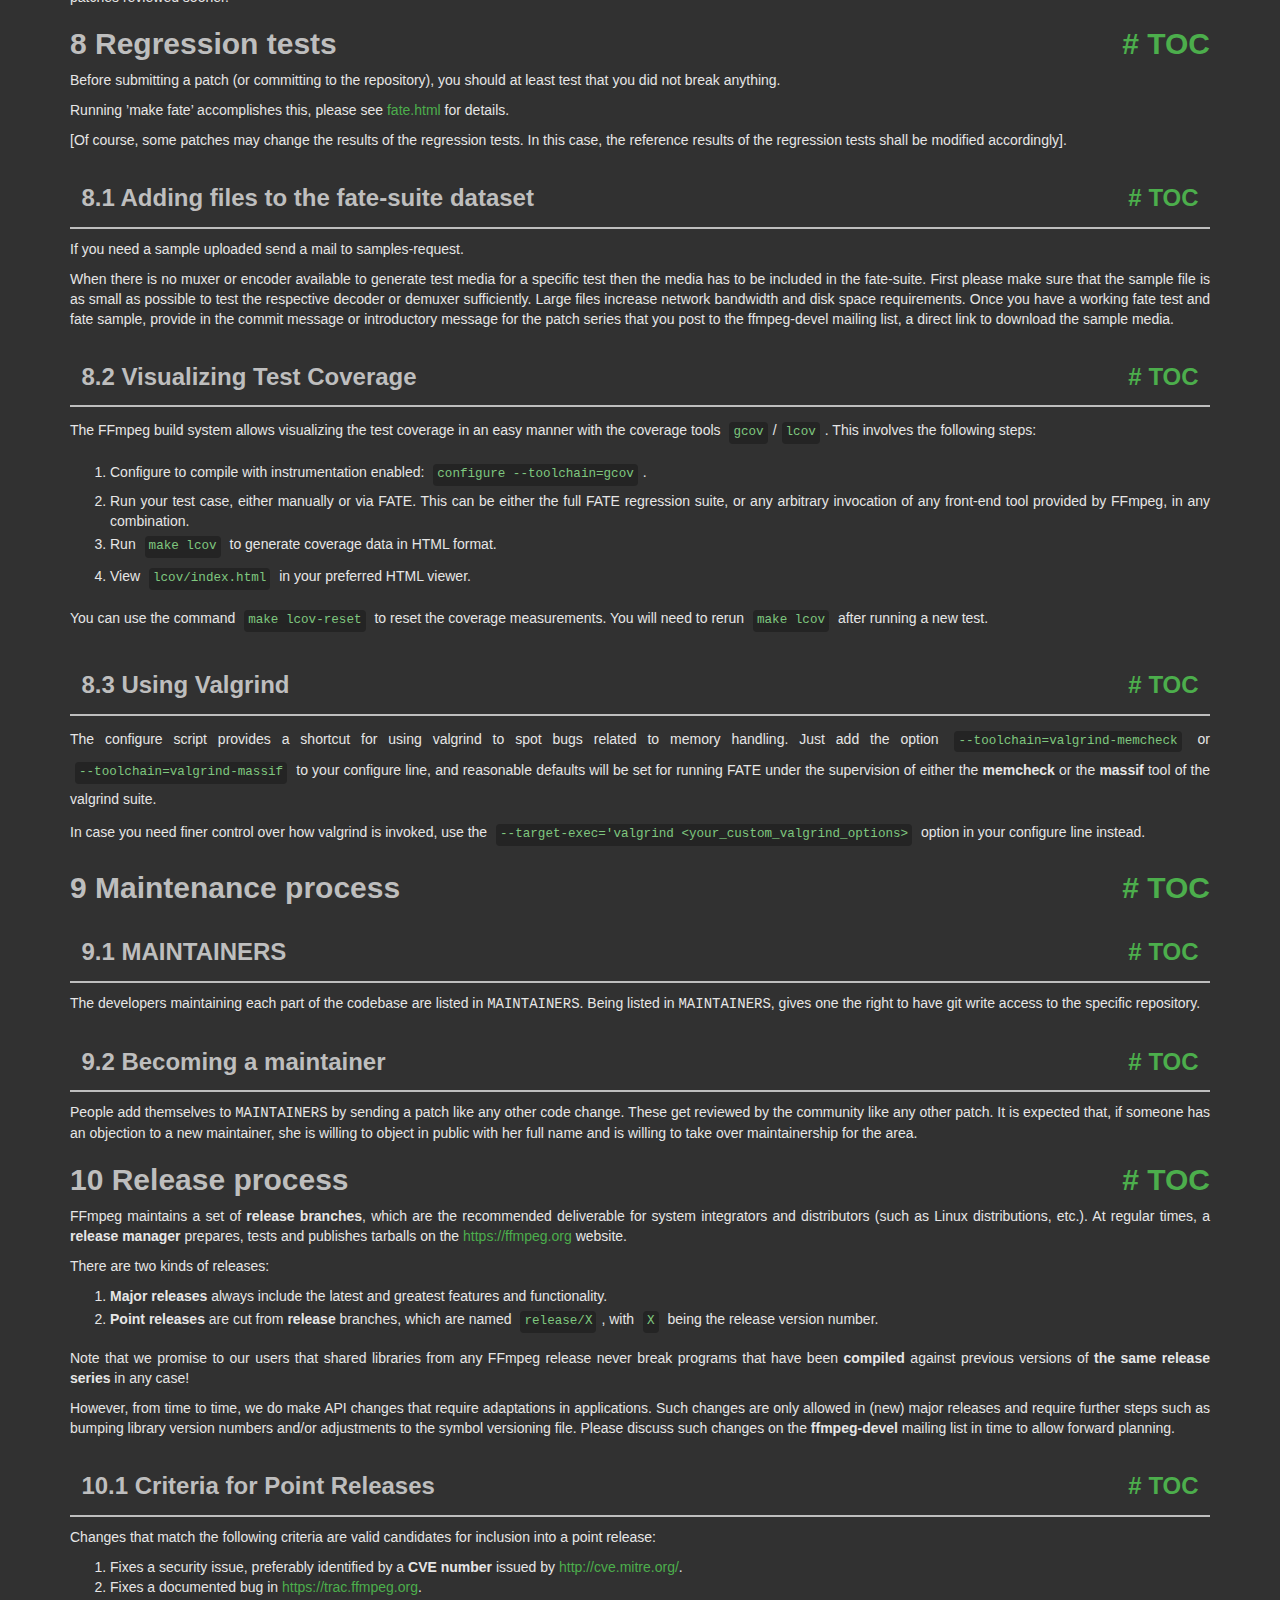
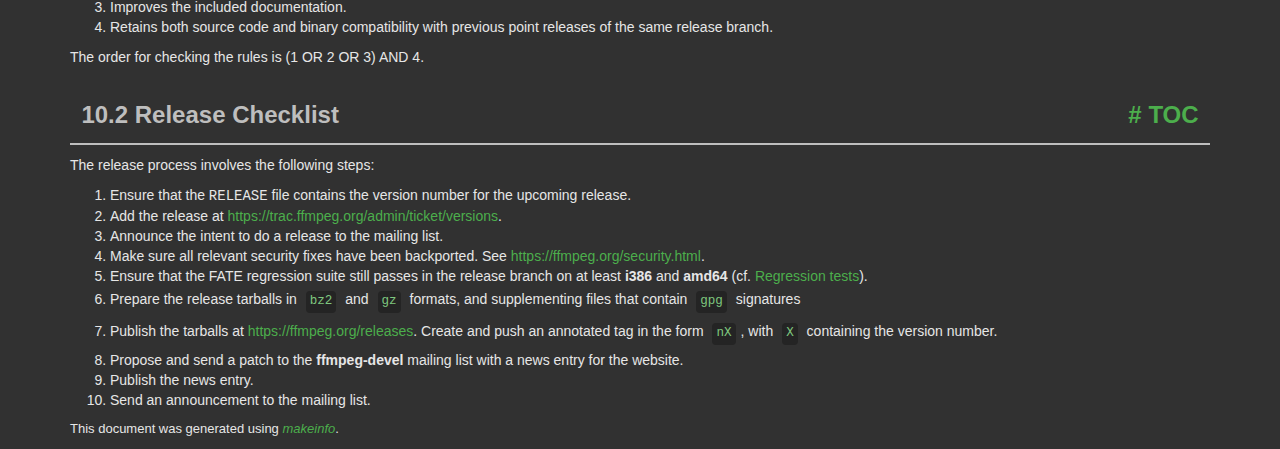
<file: src/main/resources/ffmpeg/ffmpeg-2025-03-10-git-87e5da9067-essentials_build/doc/developer.html>
<!DOCTYPE html PUBLIC "-//W3C//DTD HTML 4.01 Transitional//EN" "http://www.w3.org/TR/html4/loose.dtd">
<html>
<!-- Created by , GNU Texinfo 7.1.1 -->
  <head>
    <meta charset="utf-8">
    <title>
      Developer Documentation
    </title>
    <meta name="viewport" content="width=device-width,initial-scale=1.0">
    <link rel="stylesheet" type="text/css" href="bootstrap.min.css">
    <link rel="stylesheet" type="text/css" href="style.min.css">
  </head>
  <body>
    <div class="container">
      <h1>
      Developer Documentation
      </h1>


<a name="SEC_Top"></a>

<div class="element-contents" id="SEC_Contents">
<h2 class="contents-heading">Table of Contents</h2>

<div class="contents">

<ul class="toc-numbered-mark">
  <li><a id="toc-Introduction" href="#Introduction">1 Introduction</a></li>
  <li><a id="toc-Coding-Rules-1" href="#Coding-Rules-1">2 Coding Rules</a>
  <ul class="toc-numbered-mark">
    <li><a id="toc-Language" href="#Language">2.1 Language</a>
    <ul class="toc-numbered-mark">
      <li><a id="toc-SIMD_002fDSP-1" href="#SIMD_002fDSP-1">2.1.1 SIMD/DSP</a></li>
      <li><a id="toc-Other-languages" href="#Other-languages">2.1.2 Other languages</a></li>
    </ul></li>
    <li><a id="toc-Code-formatting-conventions" href="#Code-formatting-conventions">2.2 Code formatting conventions</a>
    <ul class="toc-numbered-mark">
      <li><a id="toc-Examples" href="#Examples">2.2.1 Examples</a></li>
      <li><a id="toc-Vim-configuration" href="#Vim-configuration">2.2.2 Vim configuration</a></li>
      <li><a id="toc-Emacs-configuration" href="#Emacs-configuration">2.2.3 Emacs configuration</a></li>
    </ul></li>
    <li><a id="toc-Comments" href="#Comments">2.3 Comments</a></li>
    <li><a id="toc-Naming-conventions-1" href="#Naming-conventions-1">2.4 Naming conventions</a></li>
    <li><a id="toc-Miscellaneous-conventions" href="#Miscellaneous-conventions">2.5 Miscellaneous conventions</a></li>
  </ul></li>
  <li><a id="toc-Development-Policy-1" href="#Development-Policy-1">3 Development Policy</a>
  <ul class="toc-numbered-mark">
    <li><a id="toc-Code-behaviour" href="#Code-behaviour">3.1 Code behaviour</a></li>
    <li><a id="toc-Patches_002fCommitting" href="#Patches_002fCommitting">3.2 Patches/Committing</a></li>
    <li><a id="toc-Code" href="#Code">3.3 Code</a></li>
    <li><a id="toc-Library-public-interfaces" href="#Library-public-interfaces">3.4 Library public interfaces</a>
    <ul class="toc-numbered-mark">
      <li><a id="toc-Adding-new-interfaces" href="#Adding-new-interfaces">3.4.1 Adding new interfaces</a></li>
      <li><a id="toc-Removing-interfaces-1" href="#Removing-interfaces-1">3.4.2 Removing interfaces</a></li>
      <li><a id="toc-Major-version-bumps-1" href="#Major-version-bumps-1">3.4.3 Major version bumps</a></li>
    </ul></li>
    <li><a id="toc-Documentation_002fOther" href="#Documentation_002fOther">3.5 Documentation/Other</a></li>
  </ul></li>
  <li><a id="toc-Submitting-patches-1" href="#Submitting-patches-1">4 Submitting patches</a></li>
  <li><a id="toc-New-codecs-or-formats-checklist" href="#New-codecs-or-formats-checklist">5 New codecs or formats checklist</a></li>
  <li><a id="toc-Patch-submission-checklist" href="#Patch-submission-checklist">6 Patch submission checklist</a></li>
  <li><a id="toc-Patch-review-process" href="#Patch-review-process">7 Patch review process</a></li>
  <li><a id="toc-Regression-tests-1" href="#Regression-tests-1">8 Regression tests</a>
  <ul class="toc-numbered-mark">
    <li><a id="toc-Adding-files-to-the-fate_002dsuite-dataset" href="#Adding-files-to-the-fate_002dsuite-dataset">8.1 Adding files to the fate-suite dataset</a></li>
    <li><a id="toc-Visualizing-Test-Coverage" href="#Visualizing-Test-Coverage">8.2 Visualizing Test Coverage</a></li>
    <li><a id="toc-Using-Valgrind" href="#Using-Valgrind">8.3 Using Valgrind</a></li>
  </ul></li>
  <li><a id="toc-Maintenance-process" href="#Maintenance-process">9 Maintenance process</a>
  <ul class="toc-numbered-mark">
    <li><a id="toc-MAINTAINERS-1" href="#MAINTAINERS-1">9.1 MAINTAINERS</a></li>
    <li><a id="toc-Becoming-a-maintainer-1" href="#Becoming-a-maintainer-1">9.2 Becoming a maintainer</a></li>
  </ul></li>
  <li><a id="toc-Release-process-1" href="#Release-process-1">10 Release process</a>
  <ul class="toc-numbered-mark">
    <li><a id="toc-Criteria-for-Point-Releases-1" href="#Criteria-for-Point-Releases-1">10.1 Criteria for Point Releases</a></li>
    <li><a id="toc-Release-Checklist" href="#Release-Checklist">10.2 Release Checklist</a></li>
  </ul></li>
</ul>
</div>
</div>

<a name="Introduction"></a>
<h2 class="chapter">1 Introduction<span class="pull-right"><a class="anchor hidden-xs" href="#Introduction" aria-hidden="true">#</a> <a class="anchor hidden-xs"href="#toc-Introduction" aria-hidden="true">TOC</a></span></h2>

<p>This text is concerned with the development <em class="emph">of</em> FFmpeg itself. Information
on using the FFmpeg libraries in other programs can be found elsewhere, e.g. in:
</p><ul class="itemize mark-bullet">
<li>the installed header files
</li><li><a class="url" href="http://ffmpeg.org/doxygen/trunk/index.html">the Doxygen documentation</a>
generated from the headers
</li><li>the examples under <samp class="file">doc/examples</samp>
</li></ul>

<p>For more detailed legal information about the use of FFmpeg in
external programs read the <samp class="file">LICENSE</samp> file in the source tree and
consult <a class="url" href="https://ffmpeg.org/legal.html">https://ffmpeg.org/legal.html</a>.
</p>
<p>If you modify FFmpeg code for your own use case, you are highly encouraged to
<em class="emph">submit your changes back to us</em>, using this document as a guide. There are
both pragmatic and ideological reasons to do so:
</p><ul class="itemize mark-bullet">
<li>Maintaining external changes to keep up with upstream development is
time-consuming and error-prone. With your code in the main tree, it will be
maintained by FFmpeg developers.
</li><li>FFmpeg developers include leading experts in the field who can find bugs or
design flaws in your code.
</li><li>By supporting the project you find useful you ensure it continues to be
maintained and developed.
</li></ul>

<p>All proposed code changes should be submitted for review to
<a class="url" href="mailto:ffmpeg-devel@ffmpeg.org">the development mailing list</a>, as
described in more detail in the <a class="ref" href="#Submitting-patches">Submitting patches</a> chapter. The code
should comply with the <a class="ref" href="#Development-Policy">Development Policy</a> and follow the <a class="ref" href="#Coding-Rules">Coding Rules</a>.
The developer making the commit and the author are responsible for their changes
and should try to fix issues their commit causes.
</p>
<a class="anchor" id="Coding-Rules"></a><a name="Coding-Rules-1"></a>
<h2 class="chapter">2 Coding Rules<span class="pull-right"><a class="anchor hidden-xs" href="#Coding-Rules-1" aria-hidden="true">#</a> <a class="anchor hidden-xs"href="#toc-Coding-Rules-1" aria-hidden="true">TOC</a></span></h2>

<a name="Language"></a>
<h3 class="section">2.1 Language<span class="pull-right"><a class="anchor hidden-xs" href="#Language" aria-hidden="true">#</a> <a class="anchor hidden-xs"href="#toc-Language" aria-hidden="true">TOC</a></span></h3>

<p>FFmpeg is mainly programmed in the ISO C11 language, except for the public
headers which must stay C99 compatible.
</p>
<p>Compiler-specific extensions may be used with good reason, but must not be
depended on, i.e. the code must still compile and work with compilers lacking
the extension.
</p>
<p>The following C99 features must not be used anywhere in the codebase:
</p><ul class="itemize mark-bullet">
<li>variable-length arrays;

</li><li>complex numbers;

</li><li>mixed statements and declarations.
</li></ul>

<a name="SIMD_002fDSP-1"></a>
<h4 class="subsection">2.1.1 SIMD/DSP<span class="pull-right"><a class="anchor hidden-xs" href="#SIMD_002fDSP-1" aria-hidden="true">#</a> <a class="anchor hidden-xs"href="#toc-SIMD_002fDSP-1" aria-hidden="true">TOC</a></span></h4>
<a class="anchor" id="SIMD_002fDSP"></a>
<p>As modern compilers are unable to generate efficient SIMD or other
performance-critical DSP code from plain C, handwritten assembly is used.
Usually such code is isolated in a separate function. Then the standard approach
is writing multiple versions of this function – a plain C one that works
everywhere and may also be useful for debugging, and potentially multiple
architecture-specific optimized implementations. Initialization code then
chooses the best available version at runtime and loads it into a function
pointer; the function in question is then always called through this pointer.
</p>
<p>The specific syntax used for writing assembly is:
</p><ul class="itemize mark-bullet">
<li>NASM on x86;

</li><li>GAS on ARM and RISC-V.
</li></ul>

<p>A unit testing framework for assembly called <code class="code">checkasm</code> lives under
<samp class="file">tests/checkasm</samp>. All new assembly should come with <code class="code">checkasm</code> tests;
adding tests for existing assembly that lacks them is also strongly encouraged.
</p>
<a name="Other-languages"></a>
<h4 class="subsection">2.1.2 Other languages<span class="pull-right"><a class="anchor hidden-xs" href="#Other-languages" aria-hidden="true">#</a> <a class="anchor hidden-xs"href="#toc-Other-languages" aria-hidden="true">TOC</a></span></h4>

<p>Other languages than C may be used in special cases:
</p><ul class="itemize mark-bullet">
<li>Compiler intrinsics or inline assembly when the code in question cannot be
written in the standard way described in the <a class="ref" href="#SIMD_002fDSP">SIMD/DSP</a> section. This
typically applies to code that needs to be inlined.

</li><li>Objective-C where required for interacting with macOS-specific interfaces.
</li></ul>

<a name="Code-formatting-conventions"></a>
<h3 class="section">2.2 Code formatting conventions<span class="pull-right"><a class="anchor hidden-xs" href="#Code-formatting-conventions" aria-hidden="true">#</a> <a class="anchor hidden-xs"href="#toc-Code-formatting-conventions" aria-hidden="true">TOC</a></span></h3>

<p>There are the following guidelines regarding the code style in files:
</p>
<ul class="itemize mark-bullet">
<li>Indent size is 4.

</li><li>The TAB character is forbidden outside of Makefiles as is any
form of trailing whitespace. Commits containing either will be
rejected by the git repository.

</li><li>You should try to limit your code lines to 80 characters; however, do so if
and only if this improves readability.

</li><li>K&amp;R coding style is used.
</li></ul>
<p>The presentation is one inspired by &rsquo;indent -i4 -kr -nut&rsquo;.
</p>
<a name="Examples"></a>
<h4 class="subsection">2.2.1 Examples<span class="pull-right"><a class="anchor hidden-xs" href="#Examples" aria-hidden="true">#</a> <a class="anchor hidden-xs"href="#toc-Examples" aria-hidden="true">TOC</a></span></h4>
<p>Some notable examples to illustrate common code style in FFmpeg:
</p>
<ul class="itemize mark-bullet">
<li>Space around assignments and after
<code class="code">if</code>/<code class="code">do</code>/<code class="code">while</code>/<code class="code">for</code> keywords:

<div class="example user-c user-good">
<pre class="example-preformatted">// Good
if (condition)
    av_foo();
</pre></div>

<div class="example user-c user-good">
<pre class="example-preformatted">// Good
for (size_t i = 0; i &lt; len; i++)
    av_bar(i);
</pre></div>

<div class="example user-c user-good">
<pre class="example-preformatted">// Good
size_t size = 0;
</pre></div>

<p>However no spaces between the parentheses and condition, unless it helps
readability of complex conditions, so the following should not be done:
</p>
<div class="example user-c user-bad">
<pre class="example-preformatted">// Bad style
if ( condition )
    av_foo();
</pre></div>

</li><li>No unnecessary parentheses, unless it helps readability:

<div class="example user-c user-good">
<pre class="example-preformatted">// Good
int fields = ilace ? 2 : 1;
</pre></div>

</li><li>Don&rsquo;t wrap single-line blocks in braces. Use braces only if there is an accompanying else statement. This keeps future code changes easier to keep track of.

<div class="example user-c user-good">
<pre class="example-preformatted">// Good
if (bits_pixel == 24) {
    avctx-&gt;pix_fmt = AV_PIX_FMT_BGR24;
} else if (bits_pixel == 8) {
    avctx-&gt;pix_fmt = AV_PIX_FMT_GRAY8;
} else
    return AVERROR_INVALIDDATA;

</pre></div>

</li><li>Avoid assignments in conditions where it makes sense:

<div class="example user-c user-good">
<pre class="example-preformatted">// Good
video_enc-&gt;chroma_intra_matrix = av_mallocz(sizeof(*video_enc-&gt;chroma_intra_matrix) * 64)
if (!video_enc-&gt;chroma_intra_matrix)
    return AVERROR(ENOMEM);
</pre></div>

<div class="example user-c user-bad">
<pre class="example-preformatted">// Bad style
if (!(video_enc-&gt;chroma_intra_matrix = av_mallocz(sizeof(*video_enc-&gt;chroma_intra_matrix) * 64)))
    return AVERROR(ENOMEM);
</pre></div>

<div class="example user-c user-good">
<pre class="example-preformatted">// Ok
while ((entry = av_dict_iterate(options, entry)))
    av_log(ctx, AV_LOG_INFO, &quot;Item '%s': '%s'\n&quot;, entry-&gt;key, entry-&gt;value);
</pre></div>

</li><li>When declaring a pointer variable, the <code class="code">*</code> goes with the variable not the type:

<div class="example user-c user-good">
<pre class="example-preformatted">// Good
AVStream *stream;
</pre></div>

<div class="example user-c user-bad">
<pre class="example-preformatted">// Bad style
AVStream* stream;
</pre></div>

</li></ul>

<p>If you work on a file that does not follow these guidelines consistently,
change the parts that you are editing to follow these guidelines but do
not make unrelated changes in the file to make it conform to these.
</p>
<a name="Vim-configuration"></a>
<h4 class="subsection">2.2.2 Vim configuration<span class="pull-right"><a class="anchor hidden-xs" href="#Vim-configuration" aria-hidden="true">#</a> <a class="anchor hidden-xs"href="#toc-Vim-configuration" aria-hidden="true">TOC</a></span></h4>
<p>In order to configure Vim to follow FFmpeg formatting conventions, paste
the following snippet into your <samp class="file">.vimrc</samp>:
</p><div class="example">
<pre class="example-preformatted">&quot; indentation rules for FFmpeg: 4 spaces, no tabs
set expandtab
set shiftwidth=4
set softtabstop=4
set cindent
set cinoptions=(0
&quot; Allow tabs in Makefiles.
autocmd FileType make,automake set noexpandtab shiftwidth=8 softtabstop=8
&quot; Trailing whitespace and tabs are forbidden, so highlight them.
highlight ForbiddenWhitespace ctermbg=red guibg=red
match ForbiddenWhitespace /\s\+$\|\t/
&quot; Do not highlight spaces at the end of line while typing on that line.
autocmd InsertEnter * match ForbiddenWhitespace /\t\|\s\+\%#\@&lt;!$/
</pre></div>

<a name="Emacs-configuration"></a>
<h4 class="subsection">2.2.3 Emacs configuration<span class="pull-right"><a class="anchor hidden-xs" href="#Emacs-configuration" aria-hidden="true">#</a> <a class="anchor hidden-xs"href="#toc-Emacs-configuration" aria-hidden="true">TOC</a></span></h4>
<p>For Emacs, add these roughly equivalent lines to your <samp class="file">.emacs.d/init.el</samp>:
</p><div class="example lisp">
<pre class="lisp-preformatted">(c-add-style &quot;ffmpeg&quot;
             '(&quot;k&amp;r&quot;
               (c-basic-offset . 4)
               (indent-tabs-mode . nil)
               (show-trailing-whitespace . t)
               (c-offsets-alist
                (statement-cont . (c-lineup-assignments +)))
               )
             )
(setq c-default-style &quot;ffmpeg&quot;)
</pre></div>

<a name="Comments"></a>
<h3 class="section">2.3 Comments<span class="pull-right"><a class="anchor hidden-xs" href="#Comments" aria-hidden="true">#</a> <a class="anchor hidden-xs"href="#toc-Comments" aria-hidden="true">TOC</a></span></h3>
<p>Use the JavaDoc/Doxygen  format (see examples below) so that code documentation
can be generated automatically. All nontrivial functions should have a comment
above them explaining what the function does, even if it is just one sentence.
All structures and their member variables should be documented, too.
</p>
<p>Avoid Qt-style and similar Doxygen syntax with <code class="code">!</code> in it, i.e. replace
<code class="code">//!</code> with <code class="code">///</code> and similar.  Also @ syntax should be employed
for markup commands, i.e. use <code class="code">@param</code> and not <code class="code">\param</code>.
</p>
<div class="example">
<pre class="example-preformatted">/**
 * @file
 * MPEG codec.
 * @author ...
 */

/**
 * Summary sentence.
 * more text ...
 * ...
 */
typedef struct Foobar {
    int var1; /**&lt; var1 description */
    int var2; ///&lt; var2 description
    /** var3 description */
    int var3;
} Foobar;

/**
 * Summary sentence.
 * more text ...
 * ...
 * @param my_parameter description of my_parameter
 * @return return value description
 */
int myfunc(int my_parameter)
...
</pre></div>

<a class="anchor" id="Naming-conventions"></a><a name="Naming-conventions-1"></a>
<h3 class="section">2.4 Naming conventions<span class="pull-right"><a class="anchor hidden-xs" href="#Naming-conventions-1" aria-hidden="true">#</a> <a class="anchor hidden-xs"href="#toc-Naming-conventions-1" aria-hidden="true">TOC</a></span></h3>

<p>Names of functions, variables, and struct members must be lowercase, using
underscores (_) to separate words. For example, &lsquo;<samp class="samp">avfilter_get_video_buffer</samp>&rsquo;
is an acceptable function name and &lsquo;<samp class="samp">AVFilterGetVideo</samp>&rsquo; is not.
</p>
<p>Struct, union, enum, and typedeffed type names must use CamelCase. All structs
and unions should be typedeffed to the same name as the struct/union tag, e.g.
<code class="code">typedef struct AVFoo { ... } AVFoo;</code>. Enums are typically not
typedeffed.
</p>
<p>Enumeration constants and macros must be UPPERCASE, except for macros
masquerading as functions, which should use the function naming convention.
</p>
<p>All identifiers in the libraries should be namespaced as follows:
</p><ul class="itemize mark-bullet">
<li>No namespacing for identifiers with file and lower scope (e.g. local variables,
static functions), and struct and union members,

</li><li>The <code class="code">ff_</code> prefix must be used for variables and functions visible outside
of file scope, but only used internally within a single library, e.g.
&lsquo;<samp class="samp">ff_w64_demuxer</samp>&rsquo;. This prevents name collisions when FFmpeg is statically
linked.

</li><li>For variables and functions visible outside of file scope, used internally
across multiple libraries, use <code class="code">avpriv_</code> as prefix, for example,
&lsquo;<samp class="samp">avpriv_report_missing_feature</samp>&rsquo;.

</li><li>All other internal identifiers, like private type or macro names, should be
namespaced only to avoid possible internal conflicts. E.g. <code class="code">H264_NAL_SPS</code>
vs. <code class="code">HEVC_NAL_SPS</code>.

</li><li>Each library has its own prefix for public symbols, in addition to the
commonly used <code class="code">av_</code> (<code class="code">avformat_</code> for libavformat,
<code class="code">avcodec_</code> for libavcodec, <code class="code">swr_</code> for libswresample, etc).
Check the existing code and choose names accordingly.

</li><li>Other public identifiers (struct, union, enum, macro, type names) must use their
library&rsquo;s public prefix (<code class="code">AV</code>, <code class="code">Sws</code>, or <code class="code">Swr</code>).
</li></ul>

<p>Furthermore, name space reserved for the system should not be invaded.
Identifiers ending in <code class="code">_t</code> are reserved by
<a class="url" href="http://pubs.opengroup.org/onlinepubs/007904975/functions/xsh_chap02_02.html#tag_02_02_02">POSIX</a>.
Also avoid names starting with <code class="code">__</code> or <code class="code">_</code> followed by an uppercase
letter as they are reserved by the C standard. Names starting with <code class="code">_</code>
are reserved at the file level and may not be used for externally visible
symbols. If in doubt, just avoid names starting with <code class="code">_</code> altogether.
</p>
<a name="Miscellaneous-conventions"></a>
<h3 class="section">2.5 Miscellaneous conventions<span class="pull-right"><a class="anchor hidden-xs" href="#Miscellaneous-conventions" aria-hidden="true">#</a> <a class="anchor hidden-xs"href="#toc-Miscellaneous-conventions" aria-hidden="true">TOC</a></span></h3>

<ul class="itemize mark-bullet">
<li>Casts should be used only when necessary. Unneeded parentheses
should also be avoided if they don&rsquo;t make the code easier to understand.
</li></ul>

<a class="anchor" id="Development-Policy"></a><a name="Development-Policy-1"></a>
<h2 class="chapter">3 Development Policy<span class="pull-right"><a class="anchor hidden-xs" href="#Development-Policy-1" aria-hidden="true">#</a> <a class="anchor hidden-xs"href="#toc-Development-Policy-1" aria-hidden="true">TOC</a></span></h2>

<a name="Code-behaviour"></a>
<h3 class="section">3.1 Code behaviour<span class="pull-right"><a class="anchor hidden-xs" href="#Code-behaviour" aria-hidden="true">#</a> <a class="anchor hidden-xs"href="#toc-Code-behaviour" aria-hidden="true">TOC</a></span></h3>

<a name="Correctness"></a>
<p>The code must be valid. It must not crash, abort, access invalid pointers, leak
memory, cause data races or signed integer overflow, or otherwise cause
undefined behaviour. Error codes should be checked and, when applicable,
forwarded to the caller.
</p>
<a name="Thread_002d-and-library_002dsafety"></a>
<p>Our libraries may be called by multiple independent callers in the same process.
These calls may happen from any number of threads and the different call sites
may not be aware of each other - e.g. a user program may be calling our
libraries directly, and use one or more libraries that also call our libraries.
The code must behave correctly under such conditions.
</p>
<a name="Robustness"></a>
<p>The code must treat as untrusted any bytestream received from a caller or read
from a file, network, etc. It must not misbehave when arbitrary data is sent to
it - typically it should print an error message and return
<code class="code">AVERROR_INVALIDDATA</code> on encountering invalid input data.
</p>
<a name="Memory-allocation"></a>
<p>The code must use the <code class="code">av_malloc()</code> family of functions from
<samp class="file">libavutil/mem.h</samp> to perform all memory allocation, except in special cases
(e.g. when interacting with an external library that requires a specific
allocator to be used).
</p>
<p>All allocations should be checked and <code class="code">AVERROR(ENOMEM)</code> returned on
failure. A common mistake is that error paths leak memory - make sure that does
not happen.
</p>
<a name="stdio"></a>
<p>Our libraries must not access the stdio streams stdin/stdout/stderr directly
(e.g. via <code class="code">printf()</code> family of functions), as that is not library-safe. For
logging, use <code class="code">av_log()</code>.
</p>
<a name="Patches_002fCommitting"></a>
<h3 class="section">3.2 Patches/Committing<span class="pull-right"><a class="anchor hidden-xs" href="#Patches_002fCommitting" aria-hidden="true">#</a> <a class="anchor hidden-xs"href="#toc-Patches_002fCommitting" aria-hidden="true">TOC</a></span></h3>
<a name="Licenses-for-patches-must-be-compatible-with-FFmpeg_002e"></a>
<p>Contributions should be licensed under the
<a class="uref" href="http://www.gnu.org/licenses/lgpl-2.1.html">LGPL 2.1</a>,
including an &quot;or any later version&quot; clause, or, if you prefer
a gift-style license, the
<a class="uref" href="http://opensource.org/licenses/isc-license.txt">ISC</a> or
<a class="uref" href="http://mit-license.org/">MIT</a> license.
<a class="uref" href="http://www.gnu.org/licenses/gpl-2.0.html">GPL 2</a> including
an &quot;or any later version&quot; clause is also acceptable, but LGPL is
preferred.
If you add a new file, give it a proper license header. Do not copy and
paste it from a random place, use an existing file as template.
</p>
<a name="You-must-not-commit-code-which-breaks-FFmpeg_0021"></a>
<p>This means unfinished code which is enabled and breaks compilation,
or compiles but does not work/breaks the regression tests. Code which
is unfinished but disabled may be permitted under-circumstances, like
missing samples or an implementation with a small subset of features.
Always check the mailing list for any reviewers with issues and test
FATE before you push.
</p>
<a name="Commit-messages"></a>
<p>Commit messages are highly important tools for informing other developers on
what a given change does and why. Every commit must always have a properly
filled out commit message with the following format:
</p><div class="example">
<pre class="example-preformatted">area changed: short 1 line description

details describing what and why and giving references.
</pre></div>

<p>If the commit addresses a known bug on our bug tracker or other external issue
(e.g. CVE), the commit message should include the relevant bug ID(s) or other
external identifiers. Note that this should be done in addition to a proper
explanation and not instead of it. Comments such as &quot;fixed!&quot; or &quot;Changed it.&quot;
are not acceptable.
</p>
<p>When applying patches that have been discussed at length on the mailing list,
reference the thread in the commit message.
</p>
<a name="Testing-must-be-adequate-but-not-excessive_002e"></a>
<p>If it works for you, others, and passes FATE then it should be OK to commit
it, provided it fits the other committing criteria. You should not worry about
over-testing things. If your code has problems (portability, triggers
compiler bugs, unusual environment etc) they will be reported and eventually
fixed.
</p>
<a name="Do-not-commit-unrelated-changes-together_002e"></a>
<p>They should be split them into self-contained pieces. Also do not forget
that if part B depends on part A, but A does not depend on B, then A can
and should be committed first and separate from B. Keeping changes well
split into self-contained parts makes reviewing and understanding them on
the commit log mailing list easier. This also helps in case of debugging
later on.
Also if you have doubts about splitting or not splitting, do not hesitate to
ask/discuss it on the developer mailing list.
</p>
<a name="Cosmetic-changes-should-be-kept-in-separate-patches_002e"></a>
<p>We refuse source indentation and other cosmetic changes if they are mixed
with functional changes, such commits will be rejected and removed. Every
developer has his own indentation style, you should not change it. Of course
if you (re)write something, you can use your own style, even though we would
prefer if the indentation throughout FFmpeg was consistent (Many projects
force a given indentation style - we do not.). If you really need to make
indentation changes (try to avoid this), separate them strictly from real
changes.
</p>
<p>NOTE: If you had to put if(){ .. } over a large (&gt; 5 lines) chunk of code,
then either do NOT change the indentation of the inner part within (do not
move it to the right)! or do so in a separate commit
</p>
<a name="Credit-the-author-of-the-patch_002e"></a>
<p>Make sure the author of the commit is set correctly. (see git commit &ndash;author)
If you apply a patch, send an
answer to ffmpeg-devel (or wherever you got the patch from) saying that
you applied the patch.
</p>
<a name="Credit-any-researchers"></a>
<p>If a commit/patch fixes an issues found by some researcher, always credit the
researcher in the commit message for finding/reporting the issue.
</p>
<a name="Always-wait-long-enough-before-pushing-changes"></a>
<p>Do NOT commit to code actively maintained by others without permission.
Send a patch to ffmpeg-devel. If no one answers within a reasonable
time-frame (12h for build failures and security fixes, 3 days small changes,
1 week for big patches) then commit your patch if you think it is OK.
Also note, the maintainer can simply ask for more time to review!
</p>
<a name="Code"></a>
<h3 class="section">3.3 Code<span class="pull-right"><a class="anchor hidden-xs" href="#Code" aria-hidden="true">#</a> <a class="anchor hidden-xs"href="#toc-Code" aria-hidden="true">TOC</a></span></h3>
<a name="Warnings-for-correct-code-may-be-disabled-if-there-is-no-other-option_002e"></a>
<p>Compiler warnings indicate potential bugs or code with bad style. If a type of
warning always points to correct and clean code, that warning should
be disabled, not the code changed.
Thus the remaining warnings can either be bugs or correct code.
If it is a bug, the bug has to be fixed. If it is not, the code should
be changed to not generate a warning unless that causes a slowdown
or obfuscates the code.
</p>
<a name="Library-public-interfaces"></a>
<h3 class="section">3.4 Library public interfaces<span class="pull-right"><a class="anchor hidden-xs" href="#Library-public-interfaces" aria-hidden="true">#</a> <a class="anchor hidden-xs"href="#toc-Library-public-interfaces" aria-hidden="true">TOC</a></span></h3>
<p>Every library in FFmpeg provides a set of public APIs in its installed headers,
which are those listed in the variable <code class="code">HEADERS</code> in that library&rsquo;s
<samp class="file">Makefile</samp>. All identifiers defined in those headers (except for those
explicitly documented otherwise), and corresponding symbols exported from
compiled shared or static libraries are considered public interfaces and must
comply with the API and ABI compatibility rules described in this section.
</p>
<p>Public APIs must be backward compatible within a given major version. I.e. any
valid user code that compiles and works with a given library version must still
compile and work with any later version, as long as the major version number is
unchanged. &quot;Valid user code&quot; here means code that is calling our APIs in a
documented and/or intended manner and is not relying on any undefined behavior.
Incrementing the major version may break backward compatibility, but only to the
extent described in <a class="ref" href="#Major-version-bumps">Major version bumps</a>.
</p>
<p>We also guarantee backward ABI compatibility for shared and static libraries.
I.e. it should be possible to replace a shared or static build of our library
with a build of any later version (re-linking the user binary in the static
case) without breaking any valid user binaries, as long as the major version
number remains unchanged.
</p>
<a name="Adding-new-interfaces"></a>
<h4 class="subsection">3.4.1 Adding new interfaces<span class="pull-right"><a class="anchor hidden-xs" href="#Adding-new-interfaces" aria-hidden="true">#</a> <a class="anchor hidden-xs"href="#toc-Adding-new-interfaces" aria-hidden="true">TOC</a></span></h4>
<p>Any new public identifiers in installed headers are considered new API - this
includes new functions, structs, macros, enum values, typedefs, new fields in
existing structs, new installed headers, etc. Consider the following
guidelines when adding new APIs.
</p>
<a name="Motivation"></a>
<p>While new APIs can be added relatively easily, changing or removing them is much
harder due to abovementioned compatibility requirements. You should then
consider carefully whether the functionality you are adding really needs to be
exposed to our callers as new public API.
</p>
<p>Your new API should have at least one well-established use case outside of the
library that cannot be easily achieved with existing APIs. Every library in
FFmpeg also has a defined scope - your new API must fit within it.
</p>
<a name="Replacing-existing-APIs"></a>
<p>If your new API is replacing an existing one, it should be strictly superior to
it, so that the advantages of using the new API outweight the cost to the
callers of changing their code. After adding the new API you should then
deprecate the old one and schedule it for removal, as described in
<a class="ref" href="#Removing-interfaces">Removing interfaces</a>.
</p>
<p>If you deem an existing API deficient and want to fix it, the preferred approach
in most cases is to add a differently-named replacement and deprecate the
existing API rather than modify it. It is important to make the changes visible
to our callers (e.g. through compile- or run-time deprecation warnings) and make
it clear how to transition to the new API (e.g. in the Doxygen documentation or
on the wiki).
</p>
<a name="API-design"></a>
<p>The FFmpeg libraries are used by a variety of callers to perform a wide range of
multimedia-related processing tasks. You should therefore - within reason - try
to design your new API for the broadest feasible set of use cases and avoid
unnecessarily limiting it to a specific type of callers (e.g. just media
playback or just transcoding).
</p>
<a name="Consistency"></a>
<p>Check whether similar APIs already exist in FFmpeg. If they do, try to model
your new addition on them to achieve better overall consistency.
</p>
<p>The naming of your new identifiers should follow the <a class="ref" href="#Naming-conventions">Naming conventions</a>
and be aligned with other similar APIs, if applicable.
</p>
<a name="Extensibility"></a>
<p>You should also consider how your API might be extended in the future in a
backward-compatible way. If you are adding a new struct <code class="code">AVFoo</code>, the
standard approach is requiring the caller to always allocate it through a
constructor function, typically named <code class="code">av_foo_alloc()</code>. This way new fields
may be added to the end of the struct without breaking ABI compatibility.
Typically you will also want a destructor - <code class="code">av_foo_free(AVFoo**)</code> that
frees the indirectly supplied object (and its contents, if applicable) and
writes <code class="code">NULL</code> to the supplied pointer, thus eliminating the potential
dangling pointer in the caller&rsquo;s memory.
</p>
<p>If you are adding new functions, consider whether it might be desirable to tweak
their behavior in the future - you may want to add a flags argument, even though
it would be unused initially.
</p>
<a name="Documentation"></a>
<p>All new APIs must be documented as Doxygen-formatted comments above the
identifiers you add to the public headers. You should also briefly mention the
change in <samp class="file">doc/APIchanges</samp>.
</p>
<a name="Bump-the-version"></a>
<p>Backward-incompatible API or ABI changes require incrementing (bumping) the
major version number, as described in <a class="ref" href="#Major-version-bumps">Major version bumps</a>. Major
bumps are significant events that happen on a schedule - so if your change
strictly requires one you should add it under <code class="code">#if</code> preprocesor guards that
disable it until the next major bump happens.
</p>
<p>New APIs that can be added without breaking API or ABI compatibility require
bumping the minor version number.
</p>
<p>Incrementing the third (micro) version component means a noteworthy binary
compatible change (e.g. encoder bug fix that matters for the decoder). The third
component always starts at 100 to distinguish FFmpeg from Libav.
</p>
<a class="anchor" id="Removing-interfaces"></a><a name="Removing-interfaces-1"></a>
<h4 class="subsection">3.4.2 Removing interfaces<span class="pull-right"><a class="anchor hidden-xs" href="#Removing-interfaces-1" aria-hidden="true">#</a> <a class="anchor hidden-xs"href="#toc-Removing-interfaces-1" aria-hidden="true">TOC</a></span></h4>
<p>Due to abovementioned compatibility guarantees, removing APIs is an involved
process that should only be undertaken with good reason. Typically a deficient,
restrictive, or otherwise inadequate API is replaced by a superior one, though
it does at times happen that we remove an API without any replacement (e.g. when
the feature it provides is deemed not worth the maintenance effort, out of scope
of the project, fundamentally flawed, etc.).
</p>
<p>The removal has two steps - first the API is deprecated and scheduled for
removal, but remains present and functional. The second step is actually
removing the API - this is described in <a class="ref" href="#Major-version-bumps">Major version bumps</a>.
</p>
<p>To deprecate an API you should signal to our users that they should stop using
it. E.g. if you intend to remove struct members or functions, you should mark
them with <code class="code">attribute_deprecated</code>. When this cannot be done, it may be
possible to detect the use of the deprecated API at runtime and print a warning
(though take care not to print it too often). You should also document the
deprecation (and the replacement, if applicable) in the relevant Doxygen
documentation block.
</p>
<p>Finally, you should define a deprecation guard along the lines of
<code class="code">#define FF_API_&lt;FOO&gt; (LIBAVBAR_VERSION_MAJOR &lt; XX)</code> (where XX is the major
version in which the API will be removed) in <samp class="file">libavbar/version_major.h</samp>
(<samp class="file">version.h</samp> in case of <code class="code">libavutil</code>). Then wrap all uses of the
deprecated API in <code class="code">#if FF_API_&lt;FOO&gt; .... #endif</code>, so that the code will
automatically get disabled once the major version reaches XX. You can also use
<code class="code">FF_DISABLE_DEPRECATION_WARNINGS</code> and <code class="code">FF_ENABLE_DEPRECATION_WARNINGS</code>
to suppress compiler deprecation warnings inside these guards. You should test
that the code compiles and works with the guard macro evaluating to both true
and false.
</p>
<a class="anchor" id="Major-version-bumps"></a><a name="Major-version-bumps-1"></a>
<h4 class="subsection">3.4.3 Major version bumps<span class="pull-right"><a class="anchor hidden-xs" href="#Major-version-bumps-1" aria-hidden="true">#</a> <a class="anchor hidden-xs"href="#toc-Major-version-bumps-1" aria-hidden="true">TOC</a></span></h4>
<p>A major version bump signifies an API and/or ABI compatibility break. To reduce
the negative effects on our callers, who are required to adapt their code,
backward-incompatible changes during a major bump should be limited to:
</p><ul class="itemize mark-bullet">
<li>Removing previously deprecated APIs.

</li><li>Performing ABI- but not API-breaking changes, like reordering struct contents.
</li></ul>

<a name="Documentation_002fOther"></a>
<h3 class="section">3.5 Documentation/Other<span class="pull-right"><a class="anchor hidden-xs" href="#Documentation_002fOther" aria-hidden="true">#</a> <a class="anchor hidden-xs"href="#toc-Documentation_002fOther" aria-hidden="true">TOC</a></span></h3>
<a name="Subscribe-to-the-ffmpeg_002ddevel-mailing-list_002e"></a>
<p>It is important to be subscribed to the
<a class="uref" href="https://lists.ffmpeg.org/mailman/listinfo/ffmpeg-devel">ffmpeg-devel</a>
mailing list. Almost any non-trivial patch is to be sent there for review.
Other developers may have comments about your contribution. We expect you see
those comments, and to improve it if requested. (N.B. Experienced committers
have other channels, and may sometimes skip review for trivial fixes.) Also,
discussion here about bug fixes and FFmpeg improvements by other developers may
be helpful information for you. Finally, by being a list subscriber, your
contribution will be posted immediately to the list, without the moderation
hold which messages from non-subscribers experience.
</p>
<p>However, it is more important to the project that we receive your patch than
that you be subscribed to the ffmpeg-devel list. If you have a patch, and don&rsquo;t
want to subscribe and discuss the patch, then please do send it to the list
anyway.
</p>
<a name="Subscribe-to-the-ffmpeg_002dcvslog-mailing-list_002e"></a>
<p>Diffs of all commits are sent to the
<a class="uref" href="https://lists.ffmpeg.org/mailman/listinfo/ffmpeg-cvslog">ffmpeg-cvslog</a>
mailing list. Some developers read this list to review all code base changes
from all sources. Subscribing to this list is not mandatory.
</p>
<a name="Keep-the-documentation-up-to-date_002e"></a>
<p>Update the documentation if you change behavior or add features. If you are
unsure how best to do this, send a patch to ffmpeg-devel, the documentation
maintainer(s) will review and commit your stuff.
</p>
<a name="Important-discussions-should-be-accessible-to-all_002e"></a>
<p>Try to keep important discussions and requests (also) on the public
developer mailing list, so that all developers can benefit from them.
</p>
<a name="Check-your-entries-in-MAINTAINERS_002e"></a>
<p>Make sure that no parts of the codebase that you maintain are missing from the
<samp class="file">MAINTAINERS</samp> file. If something that you want to maintain is missing add it with
your name after it.
If at some point you no longer want to maintain some code, then please help in
finding a new maintainer and also don&rsquo;t forget to update the <samp class="file">MAINTAINERS</samp> file.
</p>
<p>We think our rules are not too hard. If you have comments, contact us.
</p>
<a class="anchor" id="Submitting-patches"></a><a name="Submitting-patches-1"></a>
<h2 class="chapter">4 Submitting patches<span class="pull-right"><a class="anchor hidden-xs" href="#Submitting-patches-1" aria-hidden="true">#</a> <a class="anchor hidden-xs"href="#toc-Submitting-patches-1" aria-hidden="true">TOC</a></span></h2>

<p>First, read the <a class="ref" href="#Coding-Rules">Coding Rules</a> above if you did not yet, in particular
the rules regarding patch submission.
</p>
<p>When you submit your patch, please use <code class="code">git format-patch</code> or
<code class="code">git send-email</code>. We cannot read other diffs :-).
</p>
<p>Also please do not submit a patch which contains several unrelated changes.
Split it into separate, self-contained pieces. This does not mean splitting
file by file. Instead, make the patch as small as possible while still
keeping it as a logical unit that contains an individual change, even
if it spans multiple files. This makes reviewing your patches much easier
for us and greatly increases your chances of getting your patch applied.
</p>
<p>Use the patcheck tool of FFmpeg to check your patch.
The tool is located in the tools directory.
</p>
<p>Run the <a class="ref" href="#Regression-tests">Regression tests</a> before submitting a patch in order to verify
it does not cause unexpected problems.
</p>
<p>It also helps quite a bit if you tell us what the patch does (for example
&rsquo;replaces lrint by lrintf&rsquo;), and why (for example &rsquo;*BSD isn&rsquo;t C99 compliant
and has no lrint()&rsquo;)
</p>
<p>Also please if you send several patches, send each patch as a separate mail,
do not attach several unrelated patches to the same mail.
</p>
<p>Patches should be posted to the
<a class="uref" href="https://lists.ffmpeg.org/mailman/listinfo/ffmpeg-devel">ffmpeg-devel</a>
mailing list. Use <code class="code">git send-email</code> when possible since it will properly
send patches without requiring extra care. If you cannot, then send patches
as base64-encoded attachments, so your patch is not trashed during
transmission. Also ensure the correct mime type is used
(text/x-diff or text/x-patch or at least text/plain) and that only one
patch is inline or attached per mail.
You can check <a class="url" href="https://patchwork.ffmpeg.org">https://patchwork.ffmpeg.org</a>, if your patch does not show up, its mime type
likely was wrong.
</p>
<a name="How-to-setup-git-send_002demail_003f"></a>

<p>Please see <a class="url" href="https://git-send-email.io/">https://git-send-email.io/</a>.
For gmail additionally see <a class="url" href="https://shallowsky.com/blog/tech/email/gmail-app-passwds.html">https://shallowsky.com/blog/tech/email/gmail-app-passwds.html</a>.
</p>
<a name="Sending-patches-from-email-clients"></a>
<p>Using <code class="code">git send-email</code> might not be desirable for everyone. The
following trick allows to send patches via email clients in a safe
way. It has been tested with Outlook and Thunderbird (with X-Unsent
extension) and might work with other applications.
</p>
<p>Create your patch like this:
</p>
<pre class="verbatim">git format-patch -s -o &quot;outputfolder&quot; --add-header &quot;X-Unsent: 1&quot; --suffix .eml --to ffmpeg-devel@ffmpeg.org -1 1a2b3c4d
</pre>
<p>Now you&rsquo;ll just need to open the eml file with the email application
and execute &rsquo;Send&rsquo;.
</p>
<a name="Reviews"></a>
<p>Your patch will be reviewed on the mailing list. You will likely be asked
to make some changes and are expected to send in an improved version that
incorporates the requests from the review. This process may go through
several iterations. Once your patch is deemed good enough, some developer
will pick it up and commit it to the official FFmpeg tree.
</p>
<p>Give us a few days to react. But if some time passes without reaction,
send a reminder by email. Your patch should eventually be dealt with.
</p>

<a name="New-codecs-or-formats-checklist"></a>
<h2 class="chapter">5 New codecs or formats checklist<span class="pull-right"><a class="anchor hidden-xs" href="#New-codecs-or-formats-checklist" aria-hidden="true">#</a> <a class="anchor hidden-xs"href="#toc-New-codecs-or-formats-checklist" aria-hidden="true">TOC</a></span></h2>

<ol class="enumerate">
<li> Did you use av_cold for codec initialization and close functions?

</li><li> Did you add a long_name under NULL_IF_CONFIG_SMALL to the AVCodec or
AVInputFormat/AVOutputFormat struct?

</li><li> Did you bump the minor version number (and reset the micro version
number) in <samp class="file">libavcodec/version.h</samp> or <samp class="file">libavformat/version.h</samp>?

</li><li> Did you register it in <samp class="file">allcodecs.c</samp> or <samp class="file">allformats.c</samp>?

</li><li> Did you add the AVCodecID to <samp class="file">codec_id.h</samp>?
When adding new codec IDs, also add an entry to the codec descriptor
list in <samp class="file">libavcodec/codec_desc.c</samp>.

</li><li> If it has a FourCC, did you add it to <samp class="file">libavformat/riff.c</samp>,
even if it is only a decoder?

</li><li> Did you add a rule to compile the appropriate files in the Makefile?
Remember to do this even if you&rsquo;re just adding a format to a file that is
already being compiled by some other rule, like a raw demuxer.

</li><li> Did you add an entry to the table of supported formats or codecs in
<samp class="file">doc/general_contents.texi</samp>?

</li><li> Did you add an entry in the Changelog?

</li><li> If it depends on a parser or a library, did you add that dependency in
configure?

</li><li> Did you <code class="code">git add</code> the appropriate files before committing?

</li><li> Did you make sure it compiles standalone, i.e. with
<code class="code">configure --disable-everything --enable-decoder=foo</code>
(or <code class="code">--enable-demuxer</code> or whatever your component is)?
</li></ol>


<a name="Patch-submission-checklist"></a>
<h2 class="chapter">6 Patch submission checklist<span class="pull-right"><a class="anchor hidden-xs" href="#Patch-submission-checklist" aria-hidden="true">#</a> <a class="anchor hidden-xs"href="#toc-Patch-submission-checklist" aria-hidden="true">TOC</a></span></h2>

<ol class="enumerate">
<li> Does <code class="code">make fate</code> pass with the patch applied?

</li><li> Was the patch generated with git format-patch or send-email?

</li><li> Did you sign-off your patch? (<code class="code">git commit -s</code>)
See <a class="uref" href="https://git.kernel.org/pub/scm/linux/kernel/git/torvalds/linux.git/plain/Documentation/process/submitting-patches.rst">Sign your work</a> for the meaning
of <em class="dfn">sign-off</em>.

</li><li> Did you provide a clear git commit log message?

</li><li> Is the patch against latest FFmpeg git master branch?

</li><li> Are you subscribed to ffmpeg-devel?
(the list is subscribers only due to spam)

</li><li> Have you checked that the changes are minimal, so that the same cannot be
achieved with a smaller patch and/or simpler final code?

</li><li> If the change is to speed critical code, did you benchmark it?

</li><li> If you did any benchmarks, did you provide them in the mail?

</li><li> Have you checked that the patch does not introduce buffer overflows or
other security issues?

</li><li> Did you test your decoder or demuxer against damaged data? If no, see
tools/trasher, the noise bitstream filter, and
<a class="uref" href="http://caca.zoy.org/wiki/zzuf">zzuf</a>. Your decoder or demuxer
should not crash, end in a (near) infinite loop, or allocate ridiculous
amounts of memory when fed damaged data.

</li><li> Did you test your decoder or demuxer against sample files?
Samples may be obtained at <a class="url" href="https://samples.ffmpeg.org">https://samples.ffmpeg.org</a>.

</li><li> Does the patch not mix functional and cosmetic changes?

</li><li> Did you add tabs or trailing whitespace to the code? Both are forbidden.

</li><li> Is the patch attached to the email you send?

</li><li> Is the mime type of the patch correct? It should be text/x-diff or
text/x-patch or at least text/plain and not application/octet-stream.

</li><li> If the patch fixes a bug, did you provide a verbose analysis of the bug?

</li><li> If the patch fixes a bug, did you provide enough information, including
a sample, so the bug can be reproduced and the fix can be verified?
Note please do not attach samples &gt;100k to mails but rather provide a
URL, you can upload to <a class="url" href="https://streams.videolan.org/upload/">https://streams.videolan.org/upload/</a>.

</li><li> Did you provide a verbose summary about what the patch does change?

</li><li> Did you provide a verbose explanation why it changes things like it does?

</li><li> Did you provide a verbose summary of the user visible advantages and
disadvantages if the patch is applied?

</li><li> Did you provide an example so we can verify the new feature added by the
patch easily?

</li><li> If you added a new file, did you insert a license header? It should be
taken from FFmpeg, not randomly copied and pasted from somewhere else.

</li><li> You should maintain alphabetical order in alphabetically ordered lists as
long as doing so does not break API/ABI compatibility.

</li><li> Lines with similar content should be aligned vertically when doing so
improves readability.

</li><li> Consider adding a regression test for your code. All new modules
should be covered by tests. That includes demuxers, muxers, decoders, encoders
filters, bitstream filters, parsers. If its not possible to do that, add
an explanation why to your patchset, its ok to not test if theres a reason.

</li><li> If you added NASM code please check that things still work with &ndash;disable-x86asm.

</li><li> Test your code with valgrind and or Address Sanitizer to ensure it&rsquo;s free
of leaks, out of array accesses, etc.
</li></ol>

<a name="Patch-review-process"></a>
<h2 class="chapter">7 Patch review process<span class="pull-right"><a class="anchor hidden-xs" href="#Patch-review-process" aria-hidden="true">#</a> <a class="anchor hidden-xs"href="#toc-Patch-review-process" aria-hidden="true">TOC</a></span></h2>

<p>All patches posted to ffmpeg-devel will be reviewed, unless they contain a
clear note that the patch is not for the git master branch.
Reviews and comments will be posted as replies to the patch on the
mailing list. The patch submitter then has to take care of every comment,
that can be by resubmitting a changed patch or by discussion. Resubmitted
patches will themselves be reviewed like any other patch. If at some point
a patch passes review with no comments then it is approved, that can for
simple and small patches happen immediately while large patches will generally
have to be changed and reviewed many times before they are approved.
After a patch is approved it will be committed to the repository.
</p>
<p>We will review all submitted patches, but sometimes we are quite busy so
especially for large patches this can take several weeks.
</p>
<p>If you feel that the review process is too slow and you are willing to try to
take over maintainership of the area of code you change then just clone
git master and maintain the area of code there. We will merge each area from
where its best maintained.
</p>
<p>When resubmitting patches, please do not make any significant changes
not related to the comments received during review. Such patches will
be rejected. Instead, submit significant changes or new features as
separate patches.
</p>
<p>Everyone is welcome to review patches. Also if you are waiting for your patch
to be reviewed, please consider helping to review other patches, that is a great
way to get everyone&rsquo;s patches reviewed sooner.
</p>
<a class="anchor" id="Regression-tests"></a><a name="Regression-tests-1"></a>
<h2 class="chapter">8 Regression tests<span class="pull-right"><a class="anchor hidden-xs" href="#Regression-tests-1" aria-hidden="true">#</a> <a class="anchor hidden-xs"href="#toc-Regression-tests-1" aria-hidden="true">TOC</a></span></h2>

<p>Before submitting a patch (or committing to the repository), you should at least
test that you did not break anything.
</p>
<p>Running &rsquo;make fate&rsquo; accomplishes this, please see <a class="url" href="fate.html">fate.html</a> for details.
</p>
<p>[Of course, some patches may change the results of the regression tests. In
this case, the reference results of the regression tests shall be modified
accordingly].
</p>
<a name="Adding-files-to-the-fate_002dsuite-dataset"></a>
<h3 class="section">8.1 Adding files to the fate-suite dataset<span class="pull-right"><a class="anchor hidden-xs" href="#Adding-files-to-the-fate_002dsuite-dataset" aria-hidden="true">#</a> <a class="anchor hidden-xs"href="#toc-Adding-files-to-the-fate_002dsuite-dataset" aria-hidden="true">TOC</a></span></h3>

<p>If you need a sample uploaded send a mail to samples-request.
</p>
<p>When there is no muxer or encoder available to generate test media for a
specific test then the media has to be included in the fate-suite.
First please make sure that the sample file is as small as possible to test the
respective decoder or demuxer sufficiently. Large files increase network
bandwidth and disk space requirements.
Once you have a working fate test and fate sample, provide in the commit
message or introductory message for the patch series that you post to
the ffmpeg-devel mailing list, a direct link to download the sample media.
</p>
<a name="Visualizing-Test-Coverage"></a>
<h3 class="section">8.2 Visualizing Test Coverage<span class="pull-right"><a class="anchor hidden-xs" href="#Visualizing-Test-Coverage" aria-hidden="true">#</a> <a class="anchor hidden-xs"href="#toc-Visualizing-Test-Coverage" aria-hidden="true">TOC</a></span></h3>

<p>The FFmpeg build system allows visualizing the test coverage in an easy
manner with the coverage tools <code class="code">gcov</code>/<code class="code">lcov</code>.  This involves
the following steps:
</p>
<ol class="enumerate">
<li> Configure to compile with instrumentation enabled:
    <code class="code">configure --toolchain=gcov</code>.

</li><li> Run your test case, either manually or via FATE. This can be either
    the full FATE regression suite, or any arbitrary invocation of any
    front-end tool provided by FFmpeg, in any combination.

</li><li> Run <code class="code">make lcov</code> to generate coverage data in HTML format.

</li><li> View <code class="code">lcov/index.html</code> in your preferred HTML viewer.
</li></ol>

<p>You can use the command <code class="code">make lcov-reset</code> to reset the coverage
measurements. You will need to rerun <code class="code">make lcov</code> after running a
new test.
</p>
<a name="Using-Valgrind"></a>
<h3 class="section">8.3 Using Valgrind<span class="pull-right"><a class="anchor hidden-xs" href="#Using-Valgrind" aria-hidden="true">#</a> <a class="anchor hidden-xs"href="#toc-Using-Valgrind" aria-hidden="true">TOC</a></span></h3>

<p>The configure script provides a shortcut for using valgrind to spot bugs
related to memory handling. Just add the option
<code class="code">--toolchain=valgrind-memcheck</code> or <code class="code">--toolchain=valgrind-massif</code>
to your configure line, and reasonable defaults will be set for running
FATE under the supervision of either the <strong class="strong">memcheck</strong> or the
<strong class="strong">massif</strong> tool of the valgrind suite.
</p>
<p>In case you need finer control over how valgrind is invoked, use the
<code class="code">--target-exec='valgrind &lt;your_custom_valgrind_options&gt;</code> option in
your configure line instead.
</p>
<a class="anchor" id="Maintenance"></a><a name="Maintenance-process"></a>
<h2 class="chapter">9 Maintenance process<span class="pull-right"><a class="anchor hidden-xs" href="#Maintenance-process" aria-hidden="true">#</a> <a class="anchor hidden-xs"href="#toc-Maintenance-process" aria-hidden="true">TOC</a></span></h2>

<a class="anchor" id="MAINTAINERS"></a><a name="MAINTAINERS-1"></a>
<h3 class="section">9.1 MAINTAINERS<span class="pull-right"><a class="anchor hidden-xs" href="#MAINTAINERS-1" aria-hidden="true">#</a> <a class="anchor hidden-xs"href="#toc-MAINTAINERS-1" aria-hidden="true">TOC</a></span></h3>

<p>The developers maintaining each part of the codebase are listed in <samp class="file">MAINTAINERS</samp>.
Being listed in <samp class="file">MAINTAINERS</samp>, gives one the right to have git write access to
the specific repository.
</p>
<a class="anchor" id="Becoming-a-maintainer"></a><a name="Becoming-a-maintainer-1"></a>
<h3 class="section">9.2 Becoming a maintainer<span class="pull-right"><a class="anchor hidden-xs" href="#Becoming-a-maintainer-1" aria-hidden="true">#</a> <a class="anchor hidden-xs"href="#toc-Becoming-a-maintainer-1" aria-hidden="true">TOC</a></span></h3>

<p>People add themselves to <samp class="file">MAINTAINERS</samp> by sending a patch like any other code
change. These get reviewed by the community like any other patch. It is expected
that, if someone has an objection to a new maintainer, she is willing to object
in public with her full name and is willing to take over maintainership for the area.
</p>

<a class="anchor" id="Release-process"></a><a name="Release-process-1"></a>
<h2 class="chapter">10 Release process<span class="pull-right"><a class="anchor hidden-xs" href="#Release-process-1" aria-hidden="true">#</a> <a class="anchor hidden-xs"href="#toc-Release-process-1" aria-hidden="true">TOC</a></span></h2>

<p>FFmpeg maintains a set of <strong class="strong">release branches</strong>, which are the
recommended deliverable for system integrators and distributors (such as
Linux distributions, etc.). At regular times, a <strong class="strong">release
manager</strong> prepares, tests and publishes tarballs on the
<a class="url" href="https://ffmpeg.org">https://ffmpeg.org</a> website.
</p>
<p>There are two kinds of releases:
</p>
<ol class="enumerate">
<li> <strong class="strong">Major releases</strong> always include the latest and greatest
features and functionality.

</li><li> <strong class="strong">Point releases</strong> are cut from <strong class="strong">release</strong> branches,
which are named <code class="code">release/X</code>, with <code class="code">X</code> being the release
version number.
</li></ol>

<p>Note that we promise to our users that shared libraries from any FFmpeg
release never break programs that have been <strong class="strong">compiled</strong> against
previous versions of <strong class="strong">the same release series</strong> in any case!
</p>
<p>However, from time to time, we do make API changes that require adaptations
in applications. Such changes are only allowed in (new) major releases and
require further steps such as bumping library version numbers and/or
adjustments to the symbol versioning file. Please discuss such changes
on the <strong class="strong">ffmpeg-devel</strong> mailing list in time to allow forward planning.
</p>
<a class="anchor" id="Criteria-for-Point-Releases"></a><a name="Criteria-for-Point-Releases-1"></a>
<h3 class="section">10.1 Criteria for Point Releases<span class="pull-right"><a class="anchor hidden-xs" href="#Criteria-for-Point-Releases-1" aria-hidden="true">#</a> <a class="anchor hidden-xs"href="#toc-Criteria-for-Point-Releases-1" aria-hidden="true">TOC</a></span></h3>

<p>Changes that match the following criteria are valid candidates for
inclusion into a point release:
</p>
<ol class="enumerate">
<li> Fixes a security issue, preferably identified by a <strong class="strong">CVE
number</strong> issued by <a class="url" href="http://cve.mitre.org/">http://cve.mitre.org/</a>.

</li><li> Fixes a documented bug in <a class="url" href="https://trac.ffmpeg.org">https://trac.ffmpeg.org</a>.

</li><li> Improves the included documentation.

</li><li> Retains both source code and binary compatibility with previous
point releases of the same release branch.
</li></ol>

<p>The order for checking the rules is (1 OR 2 OR 3) AND 4.
</p>

<a name="Release-Checklist"></a>
<h3 class="section">10.2 Release Checklist<span class="pull-right"><a class="anchor hidden-xs" href="#Release-Checklist" aria-hidden="true">#</a> <a class="anchor hidden-xs"href="#toc-Release-Checklist" aria-hidden="true">TOC</a></span></h3>

<p>The release process involves the following steps:
</p>
<ol class="enumerate">
<li> Ensure that the <samp class="file">RELEASE</samp> file contains the version number for
the upcoming release.

</li><li> Add the release at <a class="url" href="https://trac.ffmpeg.org/admin/ticket/versions">https://trac.ffmpeg.org/admin/ticket/versions</a>.

</li><li> Announce the intent to do a release to the mailing list.

</li><li> Make sure all relevant security fixes have been backported. See
<a class="url" href="https://ffmpeg.org/security.html">https://ffmpeg.org/security.html</a>.

</li><li> Ensure that the FATE regression suite still passes in the release
branch on at least <strong class="strong">i386</strong> and <strong class="strong">amd64</strong>
(cf. <a class="ref" href="#Regression-tests">Regression tests</a>).

</li><li> Prepare the release tarballs in <code class="code">bz2</code> and <code class="code">gz</code> formats, and
supplementing files that contain <code class="code">gpg</code> signatures

</li><li> Publish the tarballs at <a class="url" href="https://ffmpeg.org/releases">https://ffmpeg.org/releases</a>. Create and
push an annotated tag in the form <code class="code">nX</code>, with <code class="code">X</code>
containing the version number.

</li><li> Propose and send a patch to the <strong class="strong">ffmpeg-devel</strong> mailing list
with a news entry for the website.

</li><li> Publish the news entry.

</li><li> Send an announcement to the mailing list.
</li></ol>

      <p style="font-size: small;">
        This document was generated using <a class="uref" href="https://www.gnu.org/software/texinfo/"><em class="emph">makeinfo</em></a>.
      </p>
    </div>
  </body>
</html>
</file>
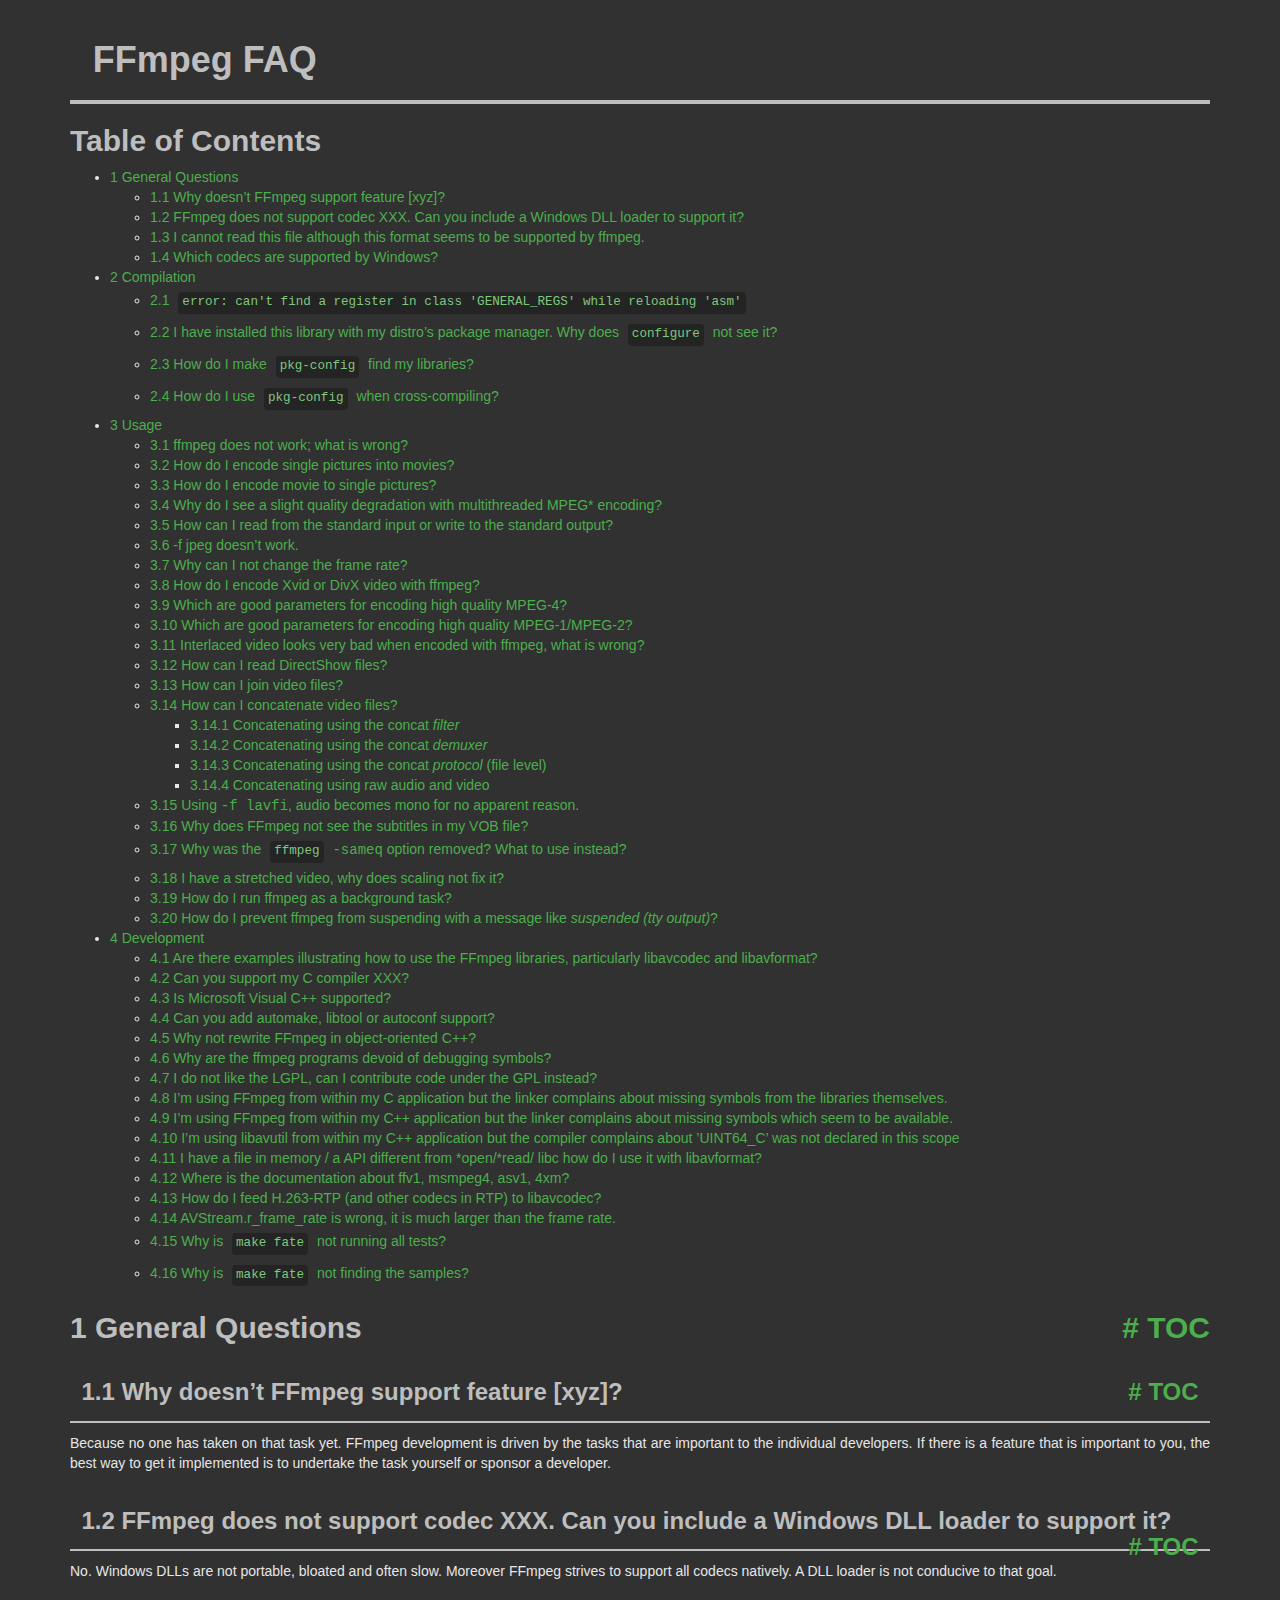
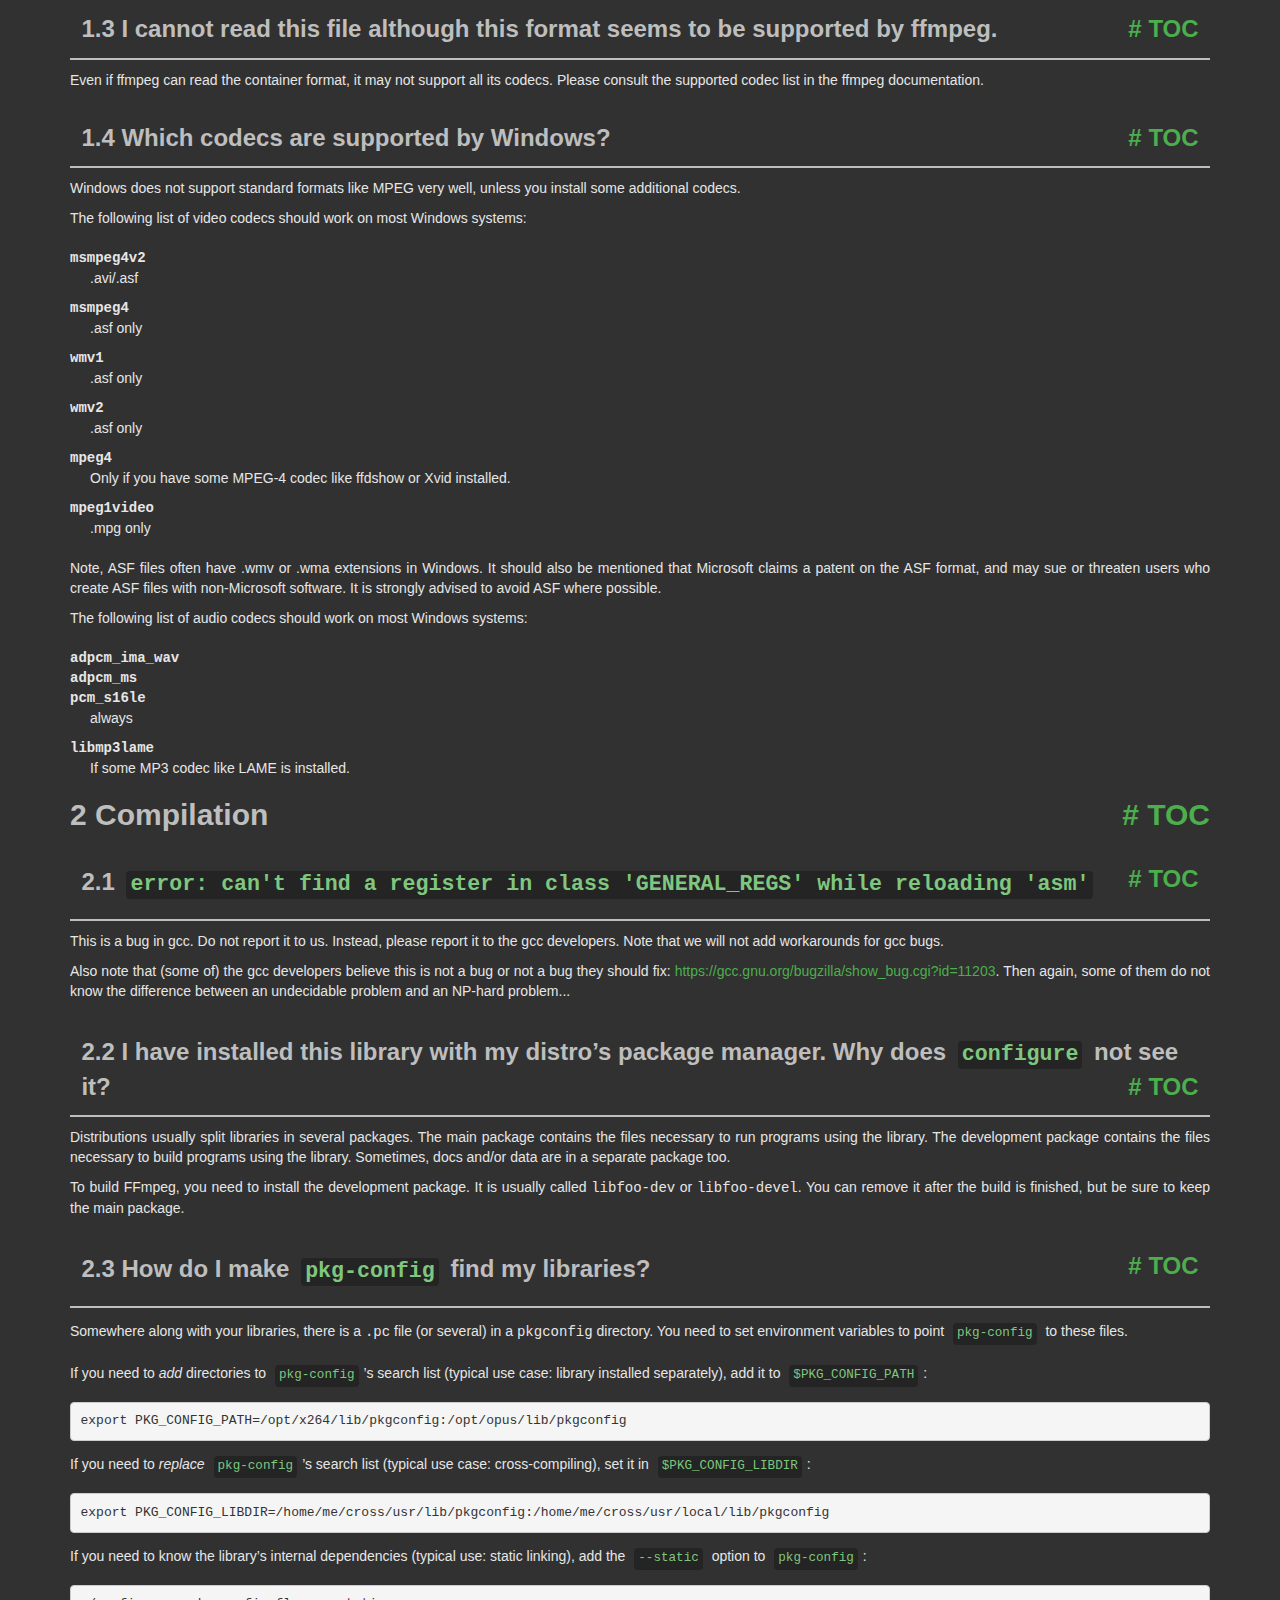
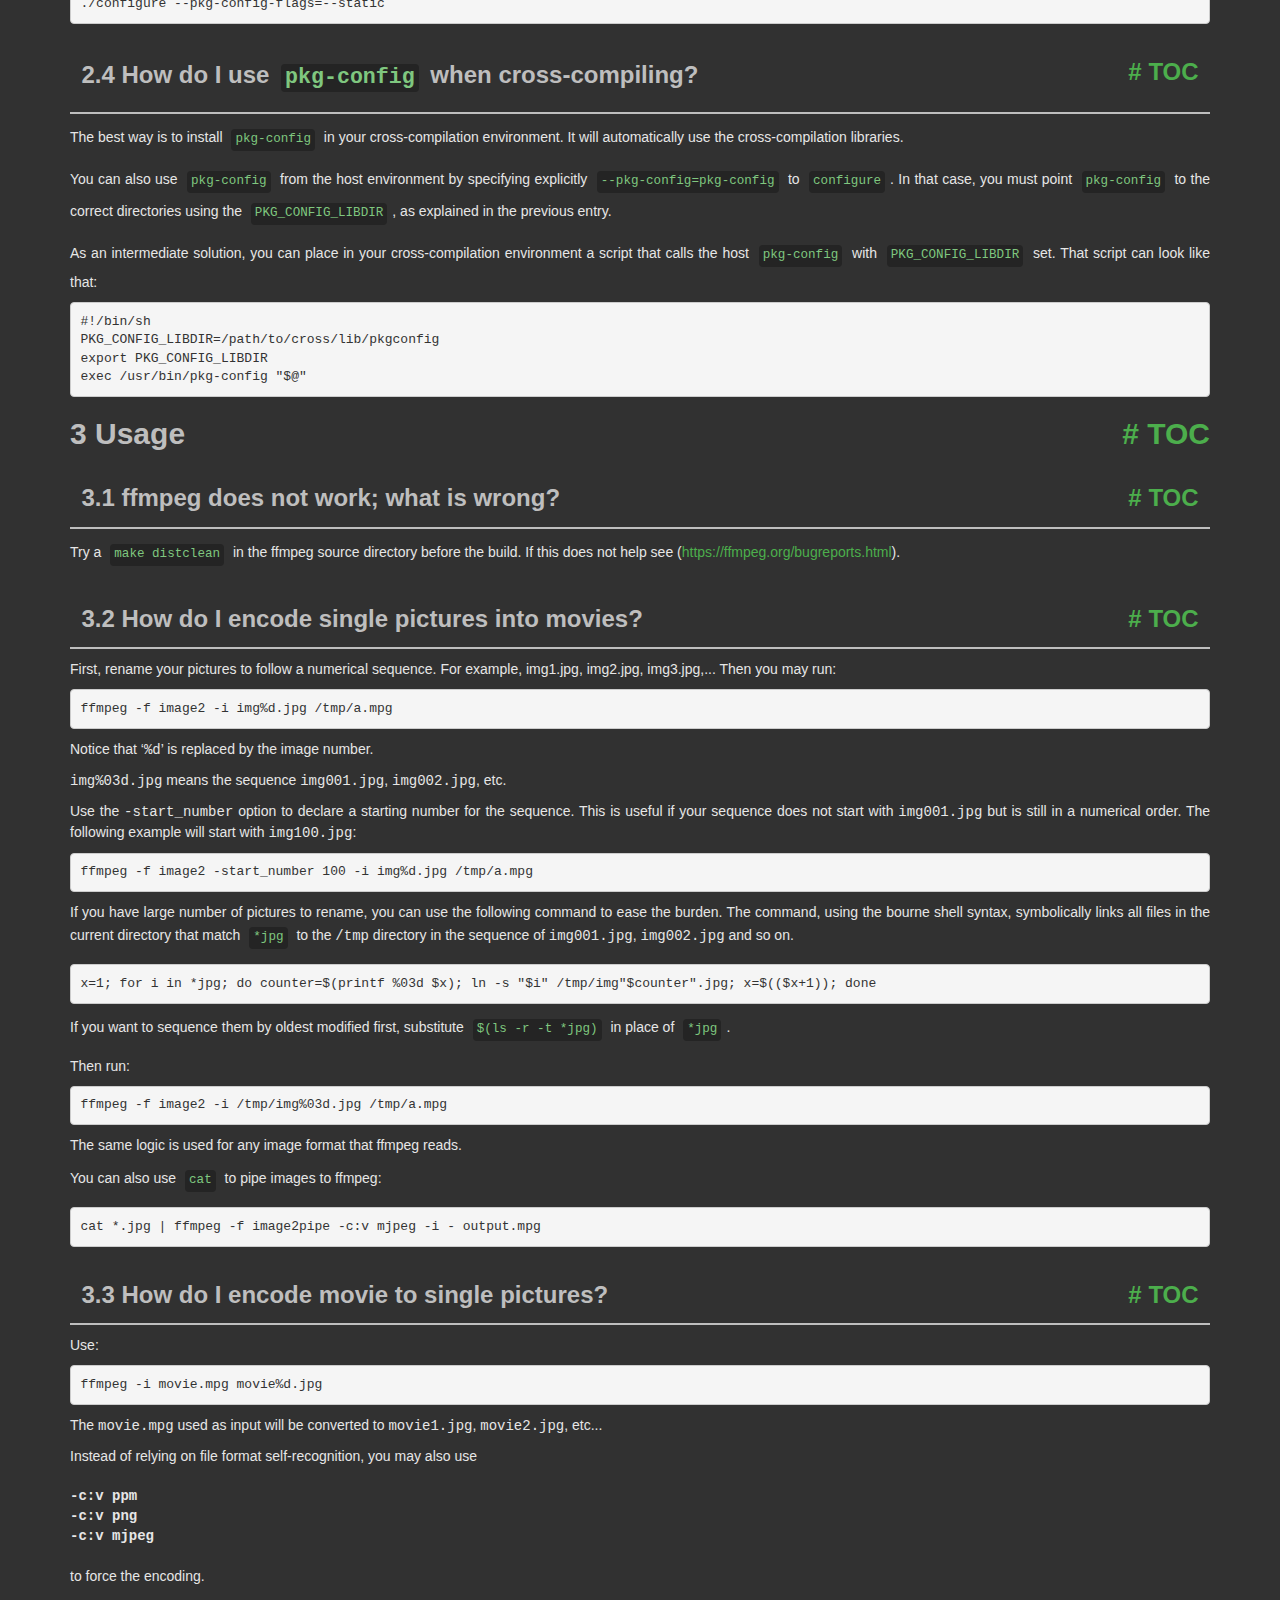
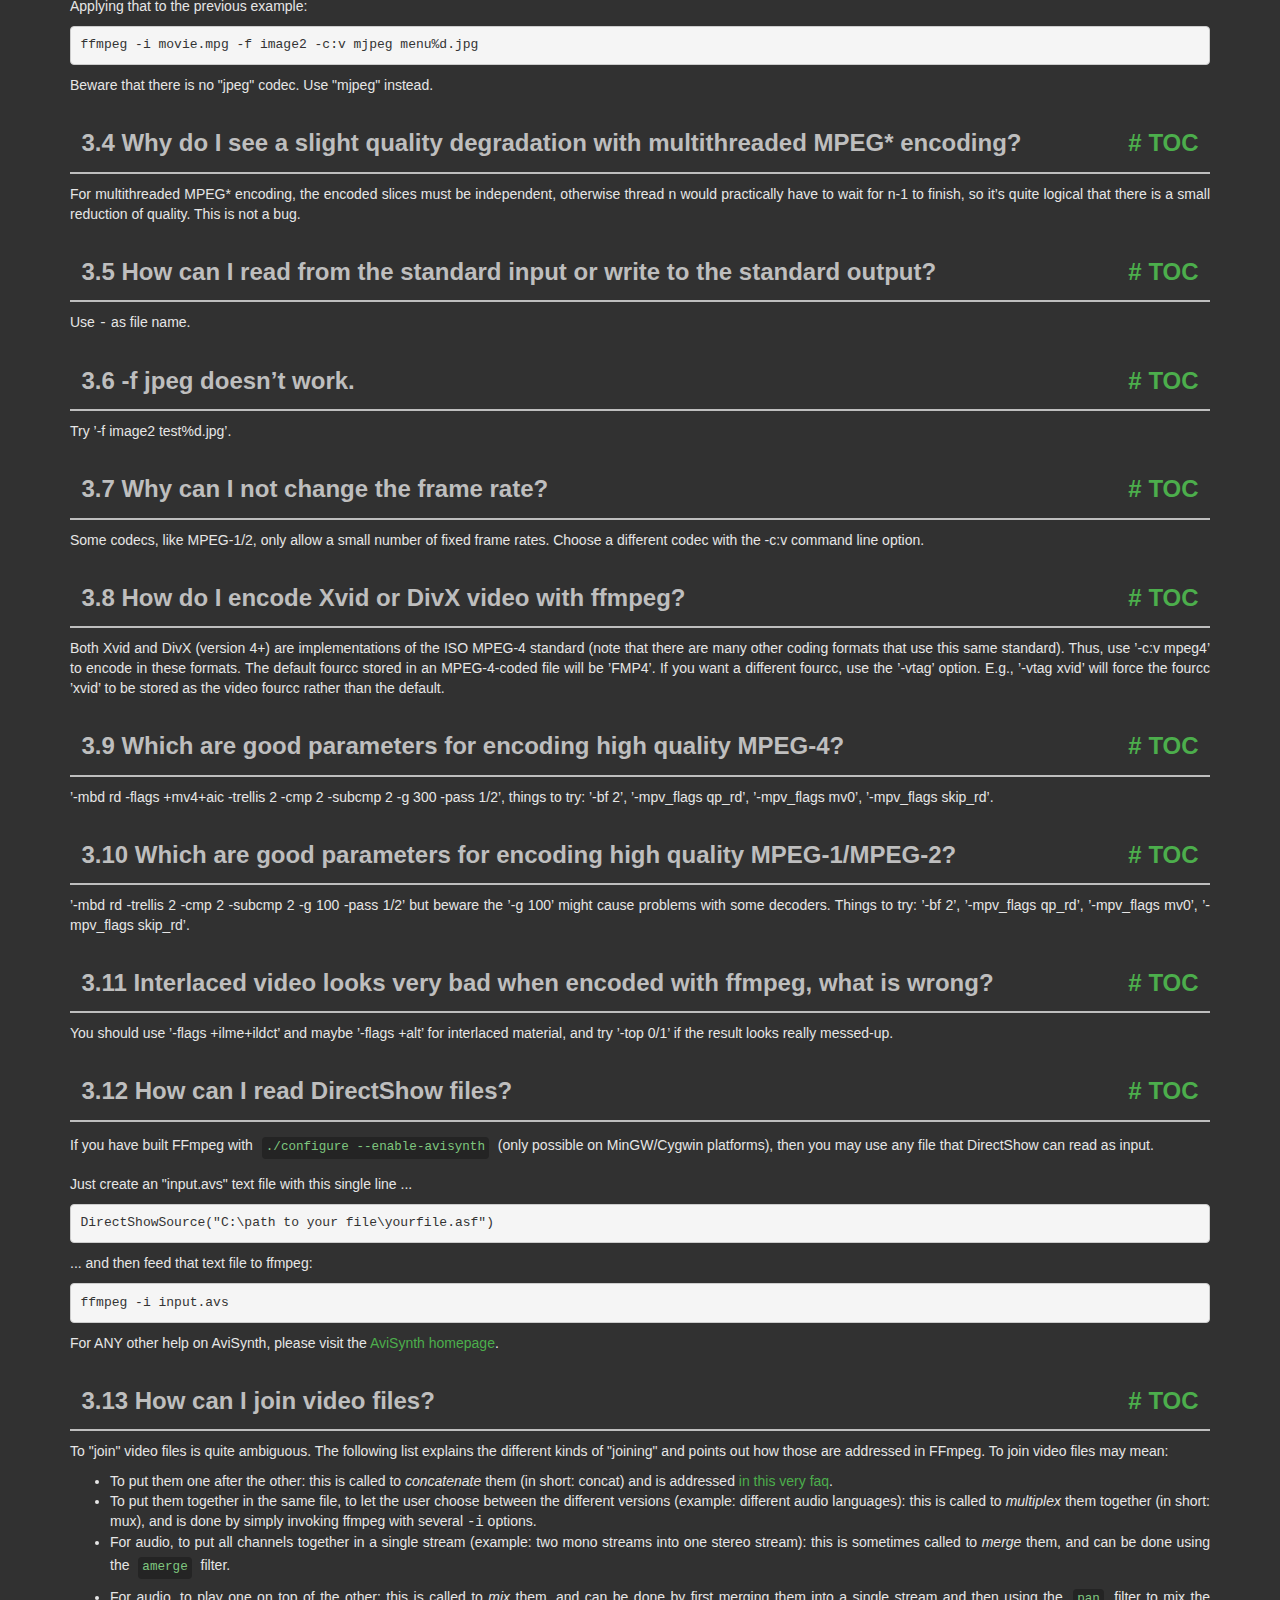
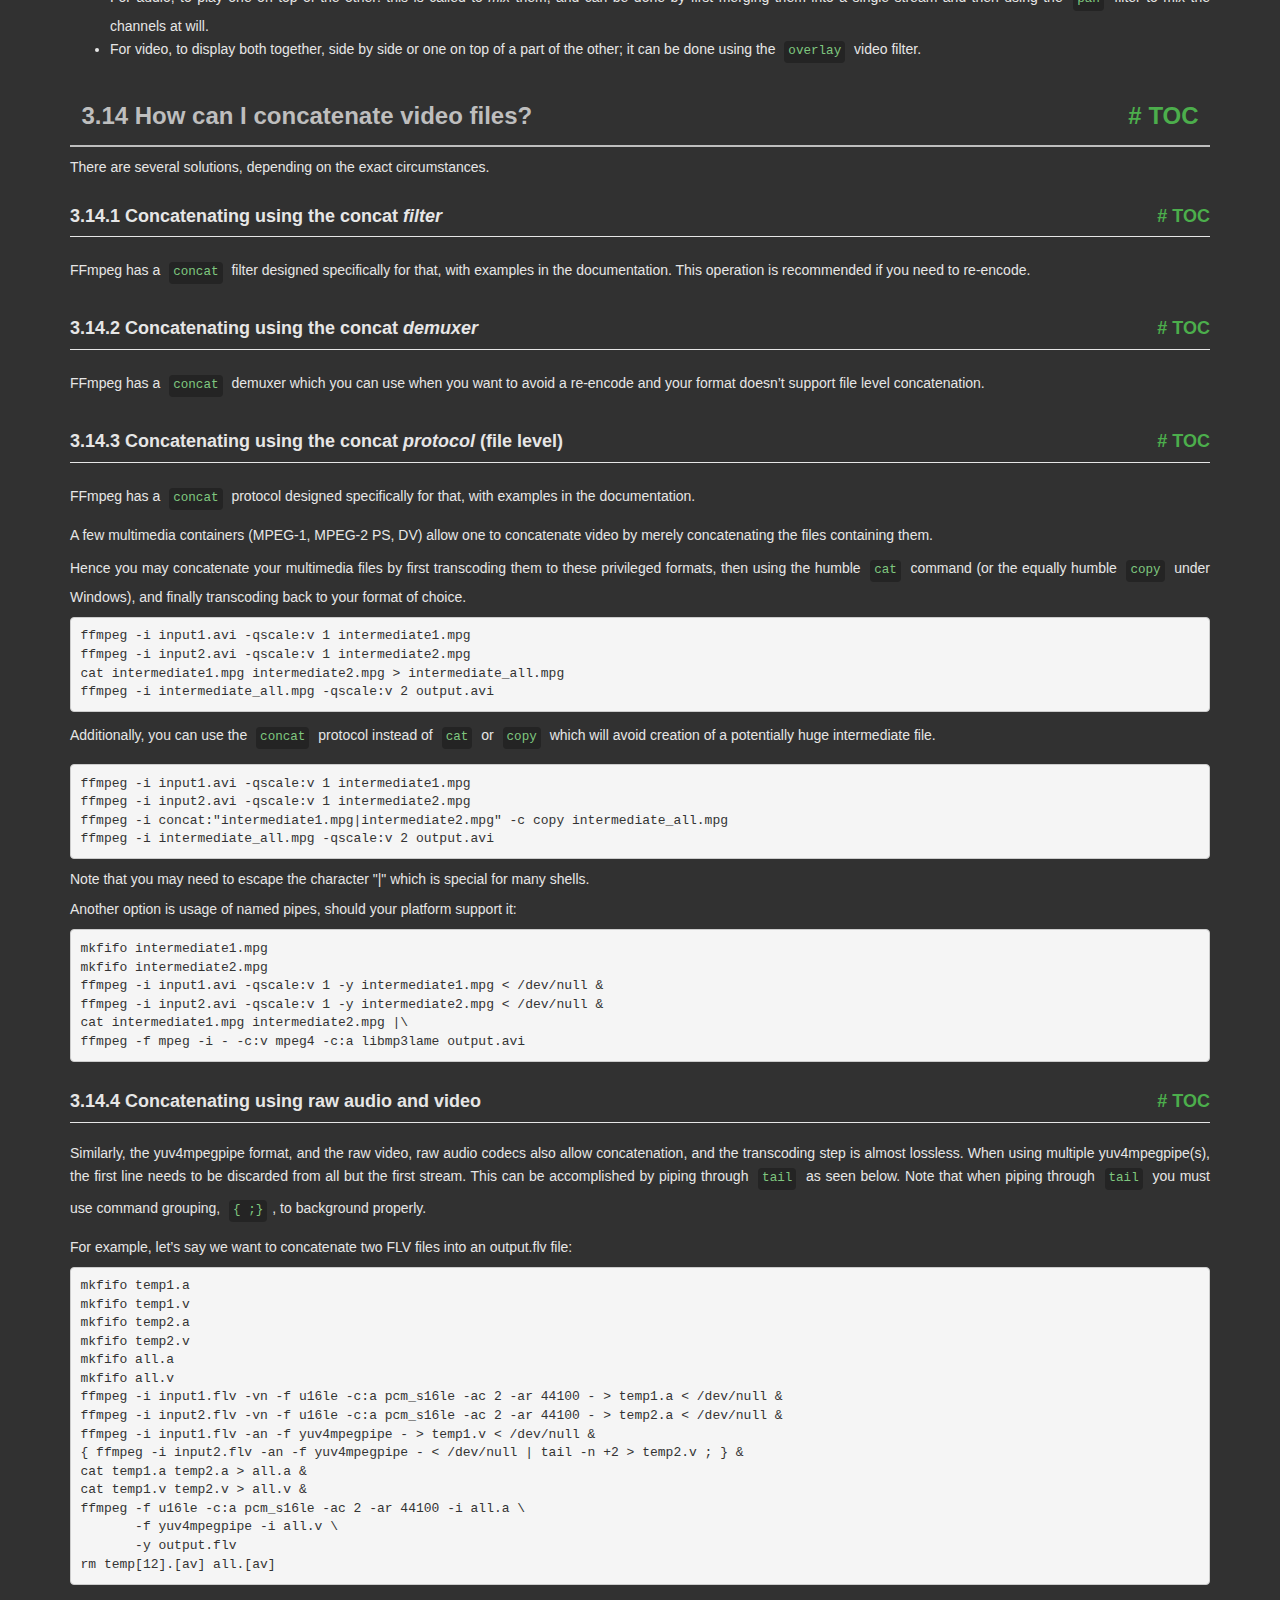
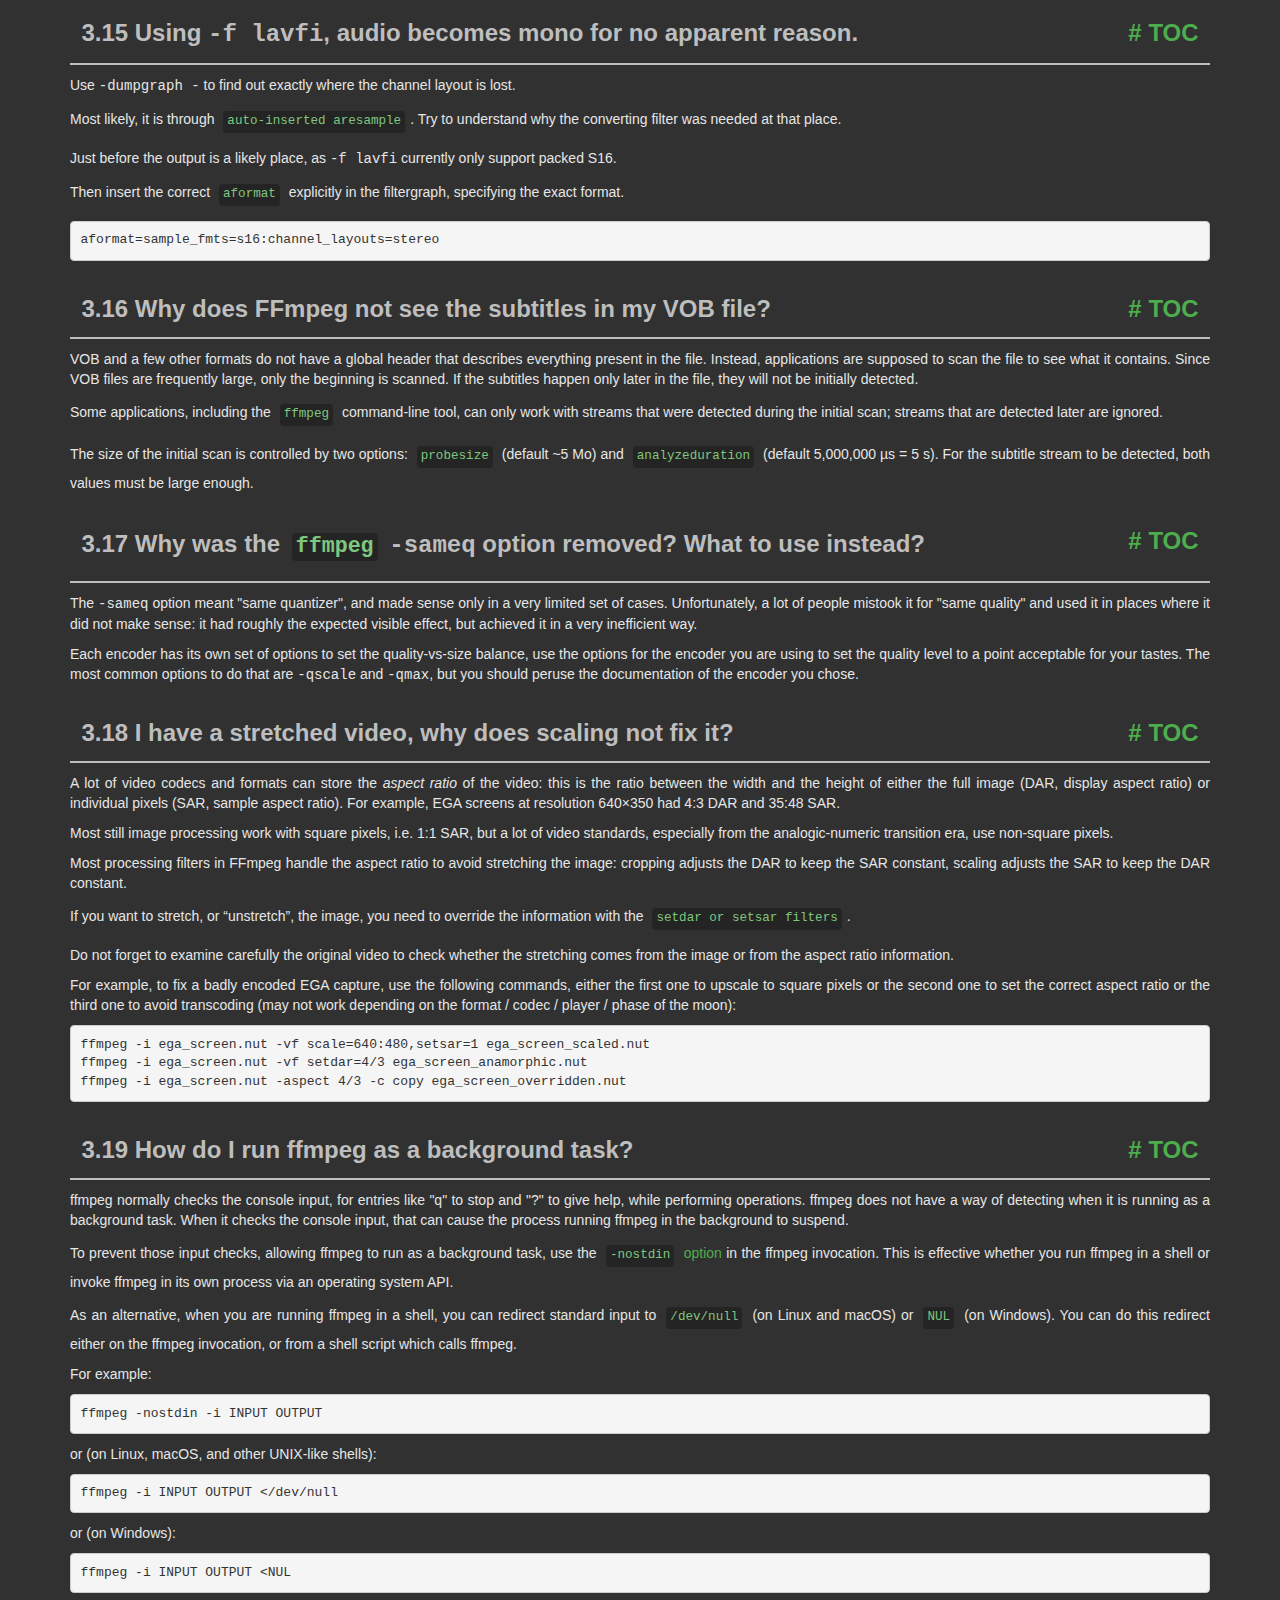
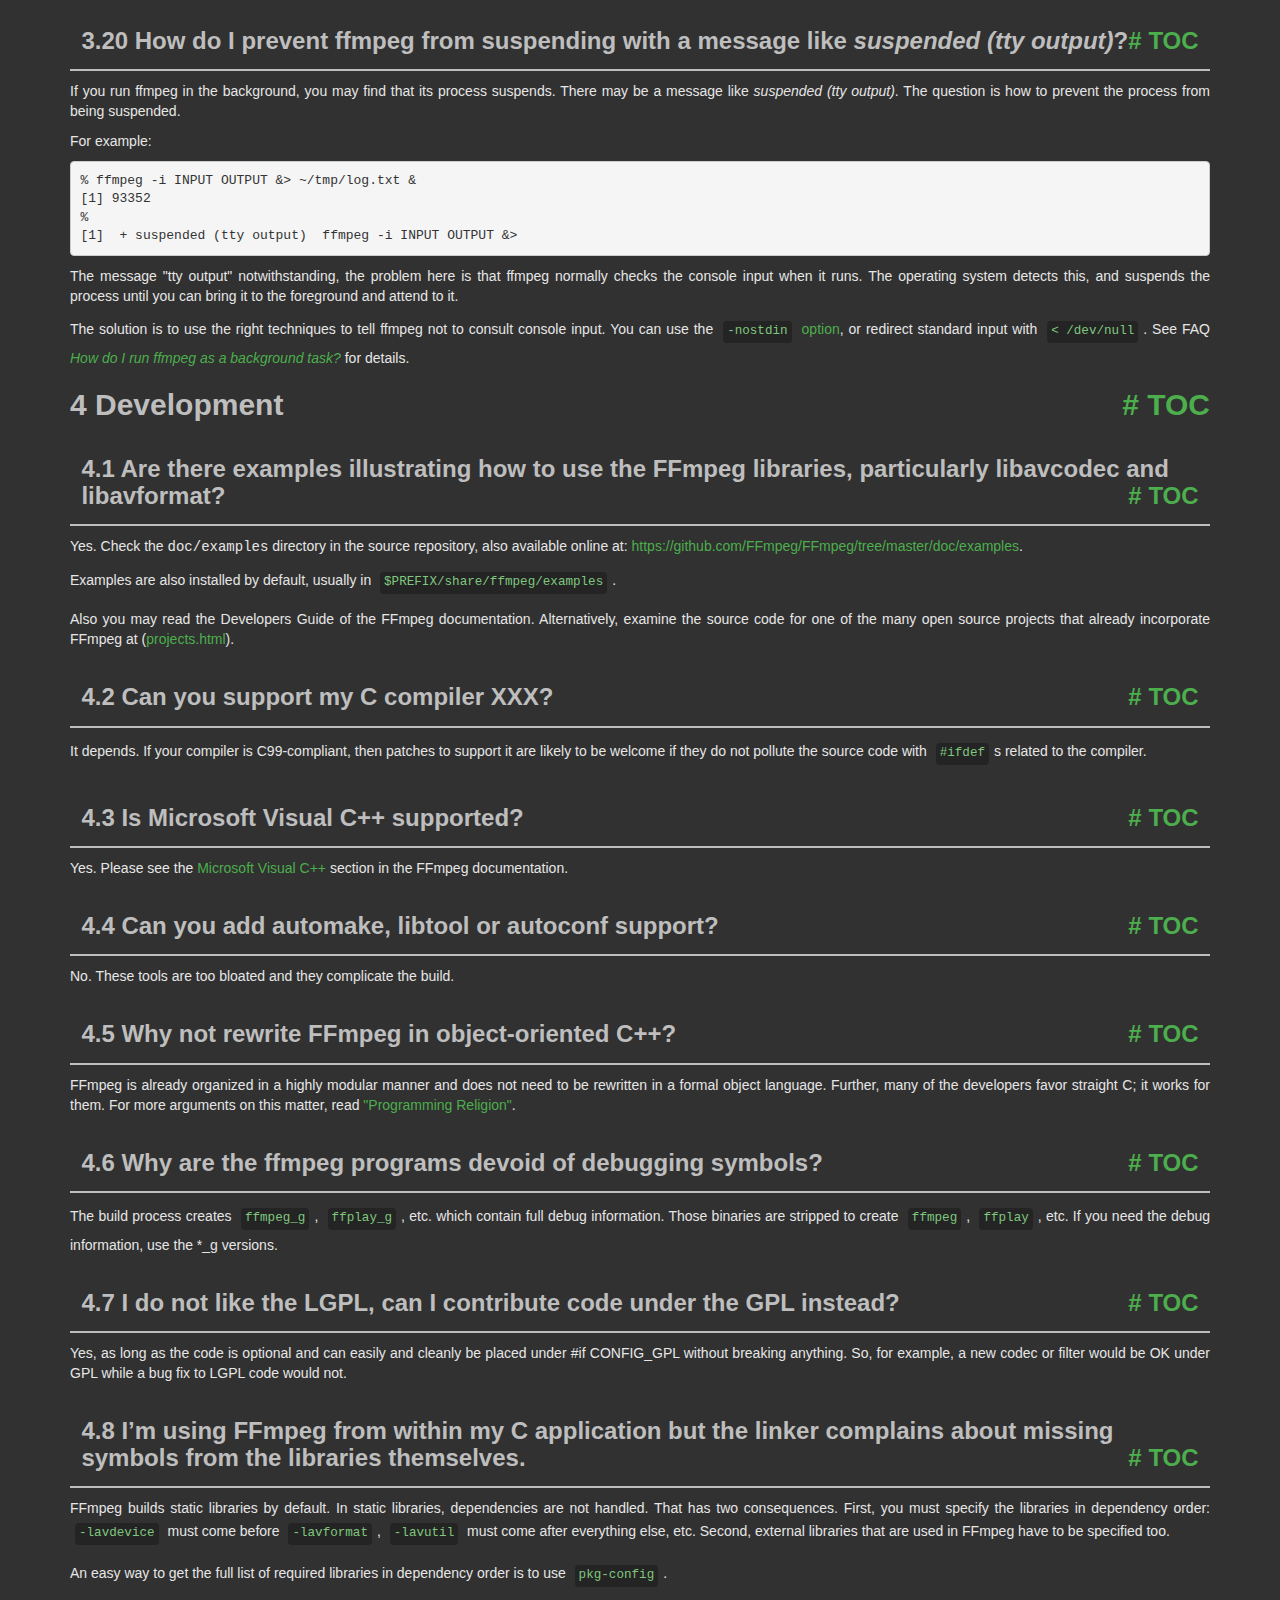
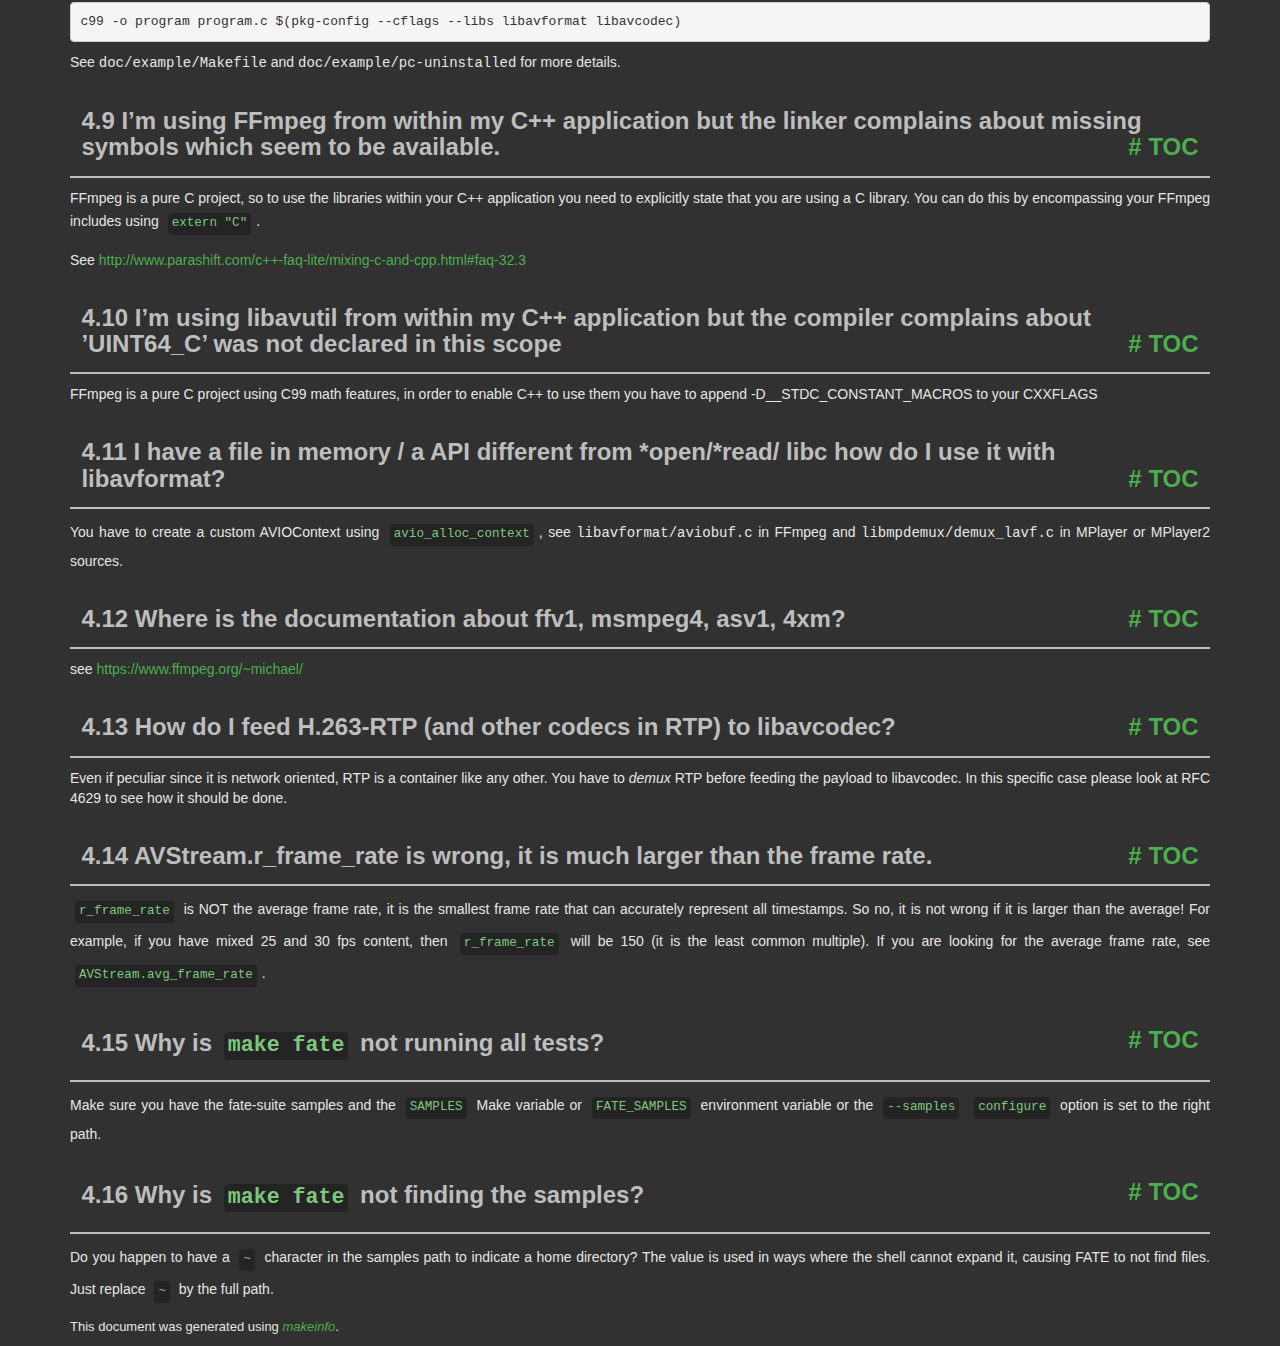
<file: src/main/resources/ffmpeg/ffmpeg-2025-03-10-git-87e5da9067-essentials_build/doc/faq.html>
<!DOCTYPE html PUBLIC "-//W3C//DTD HTML 4.01 Transitional//EN" "http://www.w3.org/TR/html4/loose.dtd">
<html>
<!-- Created by , GNU Texinfo 7.1.1 -->
  <head>
    <meta charset="utf-8">
    <title>
      FFmpeg FAQ
    </title>
    <meta name="viewport" content="width=device-width,initial-scale=1.0">
    <link rel="stylesheet" type="text/css" href="bootstrap.min.css">
    <link rel="stylesheet" type="text/css" href="style.min.css">
  </head>
  <body>
    <div class="container">
      <h1>
      FFmpeg FAQ
      </h1>


<a name="SEC_Top"></a>

<div class="element-contents" id="SEC_Contents">
<h2 class="contents-heading">Table of Contents</h2>

<div class="contents">

<ul class="toc-numbered-mark">
  <li><a id="toc-General-Questions" href="#General-Questions">1 General Questions</a>
  <ul class="toc-numbered-mark">
    <li><a id="toc-Why-doesn_0027t-FFmpeg-support-feature-_005bxyz_005d_003f" href="#Why-doesn_0027t-FFmpeg-support-feature-_005bxyz_005d_003f">1.1 Why doesn&rsquo;t FFmpeg support feature [xyz]?</a></li>
    <li><a id="toc-FFmpeg-does-not-support-codec-XXX_002e-Can-you-include-a-Windows-DLL-loader-to-support-it_003f" href="#FFmpeg-does-not-support-codec-XXX_002e-Can-you-include-a-Windows-DLL-loader-to-support-it_003f">1.2 FFmpeg does not support codec XXX. Can you include a Windows DLL loader to support it?</a></li>
    <li><a id="toc-I-cannot-read-this-file-although-this-format-seems-to-be-supported-by-ffmpeg_002e" href="#I-cannot-read-this-file-although-this-format-seems-to-be-supported-by-ffmpeg_002e">1.3 I cannot read this file although this format seems to be supported by ffmpeg.</a></li>
    <li><a id="toc-Which-codecs-are-supported-by-Windows_003f" href="#Which-codecs-are-supported-by-Windows_003f">1.4 Which codecs are supported by Windows?</a></li>
  </ul></li>
  <li><a id="toc-Compilation" href="#Compilation">2 Compilation</a>
  <ul class="toc-numbered-mark">
    <li><a id="toc-error_003a-can_0027t-find-a-register-in-class-_0027GENERAL_005fREGS_0027-while-reloading-_0027asm_0027" href="#error_003a-can_0027t-find-a-register-in-class-_0027GENERAL_005fREGS_0027-while-reloading-_0027asm_0027">2.1 <code class="code">error: can't find a register in class 'GENERAL_REGS' while reloading 'asm'</code></a></li>
    <li><a id="toc-I-have-installed-this-library-with-my-distro_0027s-package-manager_002e-Why-does-configure-not-see-it_003f" href="#I-have-installed-this-library-with-my-distro_0027s-package-manager_002e-Why-does-configure-not-see-it_003f">2.2 I have installed this library with my distro&rsquo;s package manager. Why does <code class="command">configure</code> not see it?</a></li>
    <li><a id="toc-How-do-I-make-pkg_002dconfig-find-my-libraries_003f" href="#How-do-I-make-pkg_002dconfig-find-my-libraries_003f">2.3 How do I make <code class="command">pkg-config</code> find my libraries?</a></li>
    <li><a id="toc-How-do-I-use-pkg_002dconfig-when-cross_002dcompiling_003f" href="#How-do-I-use-pkg_002dconfig-when-cross_002dcompiling_003f">2.4 How do I use <code class="command">pkg-config</code> when cross-compiling?</a></li>
  </ul></li>
  <li><a id="toc-Usage" href="#Usage">3 Usage</a>
  <ul class="toc-numbered-mark">
    <li><a id="toc-ffmpeg-does-not-work_003b-what-is-wrong_003f" href="#ffmpeg-does-not-work_003b-what-is-wrong_003f">3.1 ffmpeg does not work; what is wrong?</a></li>
    <li><a id="toc-How-do-I-encode-single-pictures-into-movies_003f" href="#How-do-I-encode-single-pictures-into-movies_003f">3.2 How do I encode single pictures into movies?</a></li>
    <li><a id="toc-How-do-I-encode-movie-to-single-pictures_003f" href="#How-do-I-encode-movie-to-single-pictures_003f">3.3 How do I encode movie to single pictures?</a></li>
    <li><a id="toc-Why-do-I-see-a-slight-quality-degradation-with-multithreaded-MPEG_002a-encoding_003f" href="#Why-do-I-see-a-slight-quality-degradation-with-multithreaded-MPEG_002a-encoding_003f">3.4 Why do I see a slight quality degradation with multithreaded MPEG* encoding?</a></li>
    <li><a id="toc-How-can-I-read-from-the-standard-input-or-write-to-the-standard-output_003f" href="#How-can-I-read-from-the-standard-input-or-write-to-the-standard-output_003f">3.5 How can I read from the standard input or write to the standard output?</a></li>
    <li><a id="toc-_002df-jpeg-doesn_0027t-work_002e" href="#g_t_002df-jpeg-doesn_0027t-work_002e">3.6 -f jpeg doesn&rsquo;t work.</a></li>
    <li><a id="toc-Why-can-I-not-change-the-frame-rate_003f" href="#Why-can-I-not-change-the-frame-rate_003f">3.7 Why can I not change the frame rate?</a></li>
    <li><a id="toc-How-do-I-encode-Xvid-or-DivX-video-with-ffmpeg_003f" href="#How-do-I-encode-Xvid-or-DivX-video-with-ffmpeg_003f">3.8 How do I encode Xvid or DivX video with ffmpeg?</a></li>
    <li><a id="toc-Which-are-good-parameters-for-encoding-high-quality-MPEG_002d4_003f" href="#Which-are-good-parameters-for-encoding-high-quality-MPEG_002d4_003f">3.9 Which are good parameters for encoding high quality MPEG-4?</a></li>
    <li><a id="toc-Which-are-good-parameters-for-encoding-high-quality-MPEG_002d1_002fMPEG_002d2_003f" href="#Which-are-good-parameters-for-encoding-high-quality-MPEG_002d1_002fMPEG_002d2_003f">3.10 Which are good parameters for encoding high quality MPEG-1/MPEG-2?</a></li>
    <li><a id="toc-Interlaced-video-looks-very-bad-when-encoded-with-ffmpeg_002c-what-is-wrong_003f" href="#Interlaced-video-looks-very-bad-when-encoded-with-ffmpeg_002c-what-is-wrong_003f">3.11 Interlaced video looks very bad when encoded with ffmpeg, what is wrong?</a></li>
    <li><a id="toc-How-can-I-read-DirectShow-files_003f" href="#How-can-I-read-DirectShow-files_003f">3.12 How can I read DirectShow files?</a></li>
    <li><a id="toc-How-can-I-join-video-files_003f" href="#How-can-I-join-video-files_003f">3.13 How can I join video files?</a></li>
    <li><a id="toc-How-can-I-concatenate-video-files_003f" href="#How-can-I-concatenate-video-files_003f">3.14 How can I concatenate video files?</a>
    <ul class="toc-numbered-mark">
      <li><a id="toc-Concatenating-using-the-concat-filter" href="#Concatenating-using-the-concat-filter">3.14.1 Concatenating using the concat <em class="emph">filter</em></a></li>
      <li><a id="toc-Concatenating-using-the-concat-demuxer" href="#Concatenating-using-the-concat-demuxer">3.14.2 Concatenating using the concat <em class="emph">demuxer</em></a></li>
      <li><a id="toc-Concatenating-using-the-concat-protocol-_0028file-level_0029" href="#Concatenating-using-the-concat-protocol-_0028file-level_0029">3.14.3 Concatenating using the concat <em class="emph">protocol</em> (file level)</a></li>
      <li><a id="toc-Concatenating-using-raw-audio-and-video" href="#Concatenating-using-raw-audio-and-video">3.14.4 Concatenating using raw audio and video</a></li>
    </ul></li>
    <li><a id="toc-Using-_002df-lavfi_002c-audio-becomes-mono-for-no-apparent-reason_002e" href="#Using-_002df-lavfi_002c-audio-becomes-mono-for-no-apparent-reason_002e">3.15 Using <samp class="option">-f lavfi</samp>, audio becomes mono for no apparent reason.</a></li>
    <li><a id="toc-Why-does-FFmpeg-not-see-the-subtitles-in-my-VOB-file_003f" href="#Why-does-FFmpeg-not-see-the-subtitles-in-my-VOB-file_003f">3.16 Why does FFmpeg not see the subtitles in my VOB file?</a></li>
    <li><a id="toc-Why-was-the-ffmpeg-_002dsameq-option-removed_003f-What-to-use-instead_003f" href="#Why-was-the-ffmpeg-_002dsameq-option-removed_003f-What-to-use-instead_003f">3.17 Why was the <code class="command">ffmpeg</code> <samp class="option">-sameq</samp> option removed? What to use instead?</a></li>
    <li><a id="toc-I-have-a-stretched-video_002c-why-does-scaling-not-fix-it_003f" href="#I-have-a-stretched-video_002c-why-does-scaling-not-fix-it_003f">3.18 I have a stretched video, why does scaling not fix it?</a></li>
    <li><a id="toc-How-do-I-run-ffmpeg-as-a-background-task_003f" href="#How-do-I-run-ffmpeg-as-a-background-task_003f">3.19 How do I run ffmpeg as a background task?</a></li>
    <li><a id="toc-How-do-I-prevent-ffmpeg-from-suspending-with-a-message-like-suspended-_0028tty-output_0029_003f" href="#How-do-I-prevent-ffmpeg-from-suspending-with-a-message-like-suspended-_0028tty-output_0029_003f">3.20 How do I prevent ffmpeg from suspending with a message like <em class="emph">suspended (tty output)</em>?</a></li>
  </ul></li>
  <li><a id="toc-Development" href="#Development">4 Development</a>
  <ul class="toc-numbered-mark">
    <li><a id="toc-Are-there-examples-illustrating-how-to-use-the-FFmpeg-libraries_002c-particularly-libavcodec-and-libavformat_003f" href="#Are-there-examples-illustrating-how-to-use-the-FFmpeg-libraries_002c-particularly-libavcodec-and-libavformat_003f">4.1 Are there examples illustrating how to use the FFmpeg libraries, particularly libavcodec and libavformat?</a></li>
    <li><a id="toc-Can-you-support-my-C-compiler-XXX_003f" href="#Can-you-support-my-C-compiler-XXX_003f">4.2 Can you support my C compiler XXX?</a></li>
    <li><a id="toc-Is-Microsoft-Visual-C_002b_002b-supported_003f" href="#Is-Microsoft-Visual-C_002b_002b-supported_003f">4.3 Is Microsoft Visual C++ supported?</a></li>
    <li><a id="toc-Can-you-add-automake_002c-libtool-or-autoconf-support_003f" href="#Can-you-add-automake_002c-libtool-or-autoconf-support_003f">4.4 Can you add automake, libtool or autoconf support?</a></li>
    <li><a id="toc-Why-not-rewrite-FFmpeg-in-object_002doriented-C_002b_002b_003f" href="#Why-not-rewrite-FFmpeg-in-object_002doriented-C_002b_002b_003f">4.5 Why not rewrite FFmpeg in object-oriented C++?</a></li>
    <li><a id="toc-Why-are-the-ffmpeg-programs-devoid-of-debugging-symbols_003f" href="#Why-are-the-ffmpeg-programs-devoid-of-debugging-symbols_003f">4.6 Why are the ffmpeg programs devoid of debugging symbols?</a></li>
    <li><a id="toc-I-do-not-like-the-LGPL_002c-can-I-contribute-code-under-the-GPL-instead_003f" href="#I-do-not-like-the-LGPL_002c-can-I-contribute-code-under-the-GPL-instead_003f">4.7 I do not like the LGPL, can I contribute code under the GPL instead?</a></li>
    <li><a id="toc-I_0027m-using-FFmpeg-from-within-my-C-application-but-the-linker-complains-about-missing-symbols-from-the-libraries-themselves_002e" href="#I_0027m-using-FFmpeg-from-within-my-C-application-but-the-linker-complains-about-missing-symbols-from-the-libraries-themselves_002e">4.8 I&rsquo;m using FFmpeg from within my C application but the linker complains about missing symbols from the libraries themselves.</a></li>
    <li><a id="toc-I_0027m-using-FFmpeg-from-within-my-C_002b_002b-application-but-the-linker-complains-about-missing-symbols-which-seem-to-be-available_002e" href="#I_0027m-using-FFmpeg-from-within-my-C_002b_002b-application-but-the-linker-complains-about-missing-symbols-which-seem-to-be-available_002e">4.9 I&rsquo;m using FFmpeg from within my C++ application but the linker complains about missing symbols which seem to be available.</a></li>
    <li><a id="toc-I_0027m-using-libavutil-from-within-my-C_002b_002b-application-but-the-compiler-complains-about-_0027UINT64_005fC_0027-was-not-declared-in-this-scope" href="#I_0027m-using-libavutil-from-within-my-C_002b_002b-application-but-the-compiler-complains-about-_0027UINT64_005fC_0027-was-not-declared-in-this-scope">4.10 I&rsquo;m using libavutil from within my C++ application but the compiler complains about &rsquo;UINT64_C&rsquo; was not declared in this scope</a></li>
    <li><a id="toc-I-have-a-file-in-memory-_002f-a-API-different-from-_002aopen_002f_002aread_002f-libc-how-do-I-use-it-with-libavformat_003f" href="#I-have-a-file-in-memory-_002f-a-API-different-from-_002aopen_002f_002aread_002f-libc-how-do-I-use-it-with-libavformat_003f">4.11 I have a file in memory / a API different from *open/*read/ libc how do I use it with libavformat?</a></li>
    <li><a id="toc-Where-is-the-documentation-about-ffv1_002c-msmpeg4_002c-asv1_002c-4xm_003f" href="#Where-is-the-documentation-about-ffv1_002c-msmpeg4_002c-asv1_002c-4xm_003f">4.12 Where is the documentation about ffv1, msmpeg4, asv1, 4xm?</a></li>
    <li><a id="toc-How-do-I-feed-H_002e263_002dRTP-_0028and-other-codecs-in-RTP_0029-to-libavcodec_003f" href="#How-do-I-feed-H_002e263_002dRTP-_0028and-other-codecs-in-RTP_0029-to-libavcodec_003f">4.13 How do I feed H.263-RTP (and other codecs in RTP) to libavcodec?</a></li>
    <li><a id="toc-AVStream_002er_005fframe_005frate-is-wrong_002c-it-is-much-larger-than-the-frame-rate_002e" href="#AVStream_002er_005fframe_005frate-is-wrong_002c-it-is-much-larger-than-the-frame-rate_002e">4.14 AVStream.r_frame_rate is wrong, it is much larger than the frame rate.</a></li>
    <li><a id="toc-Why-is-make-fate-not-running-all-tests_003f" href="#Why-is-make-fate-not-running-all-tests_003f">4.15 Why is <code class="code">make fate</code> not running all tests?</a></li>
    <li><a id="toc-Why-is-make-fate-not-finding-the-samples_003f" href="#Why-is-make-fate-not-finding-the-samples_003f">4.16 Why is <code class="code">make fate</code> not finding the samples?</a></li>
  </ul></li>
</ul>
</div>
</div>

<a name="General-Questions"></a>
<h2 class="chapter">1 General Questions<span class="pull-right"><a class="anchor hidden-xs" href="#General-Questions" aria-hidden="true">#</a> <a class="anchor hidden-xs"href="#toc-General-Questions" aria-hidden="true">TOC</a></span></h2>

<a name="Why-doesn_0027t-FFmpeg-support-feature-_005bxyz_005d_003f"></a>
<h3 class="section">1.1 Why doesn&rsquo;t FFmpeg support feature [xyz]?<span class="pull-right"><a class="anchor hidden-xs" href="#Why-doesn_0027t-FFmpeg-support-feature-_005bxyz_005d_003f" aria-hidden="true">#</a> <a class="anchor hidden-xs"href="#toc-Why-doesn_0027t-FFmpeg-support-feature-_005bxyz_005d_003f" aria-hidden="true">TOC</a></span></h3>

<p>Because no one has taken on that task yet. FFmpeg development is
driven by the tasks that are important to the individual developers.
If there is a feature that is important to you, the best way to get
it implemented is to undertake the task yourself or sponsor a developer.
</p>
<a name="FFmpeg-does-not-support-codec-XXX_002e-Can-you-include-a-Windows-DLL-loader-to-support-it_003f"></a>
<h3 class="section">1.2 FFmpeg does not support codec XXX. Can you include a Windows DLL loader to support it?<span class="pull-right"><a class="anchor hidden-xs" href="#FFmpeg-does-not-support-codec-XXX_002e-Can-you-include-a-Windows-DLL-loader-to-support-it_003f" aria-hidden="true">#</a> <a class="anchor hidden-xs"href="#toc-FFmpeg-does-not-support-codec-XXX_002e-Can-you-include-a-Windows-DLL-loader-to-support-it_003f" aria-hidden="true">TOC</a></span></h3>

<p>No. Windows DLLs are not portable, bloated and often slow.
Moreover FFmpeg strives to support all codecs natively.
A DLL loader is not conducive to that goal.
</p>
<a name="I-cannot-read-this-file-although-this-format-seems-to-be-supported-by-ffmpeg_002e"></a>
<h3 class="section">1.3 I cannot read this file although this format seems to be supported by ffmpeg.<span class="pull-right"><a class="anchor hidden-xs" href="#I-cannot-read-this-file-although-this-format-seems-to-be-supported-by-ffmpeg_002e" aria-hidden="true">#</a> <a class="anchor hidden-xs"href="#toc-I-cannot-read-this-file-although-this-format-seems-to-be-supported-by-ffmpeg_002e" aria-hidden="true">TOC</a></span></h3>

<p>Even if ffmpeg can read the container format, it may not support all its
codecs. Please consult the supported codec list in the ffmpeg
documentation.
</p>
<a name="Which-codecs-are-supported-by-Windows_003f"></a>
<h3 class="section">1.4 Which codecs are supported by Windows?<span class="pull-right"><a class="anchor hidden-xs" href="#Which-codecs-are-supported-by-Windows_003f" aria-hidden="true">#</a> <a class="anchor hidden-xs"href="#toc-Which-codecs-are-supported-by-Windows_003f" aria-hidden="true">TOC</a></span></h3>

<p>Windows does not support standard formats like MPEG very well, unless you
install some additional codecs.
</p>
<p>The following list of video codecs should work on most Windows systems:
</p><dl class="table">
<dt><samp class="option">msmpeg4v2</samp></dt>
<dd><p>.avi/.asf
</p></dd>
<dt><samp class="option">msmpeg4</samp></dt>
<dd><p>.asf only
</p></dd>
<dt><samp class="option">wmv1</samp></dt>
<dd><p>.asf only
</p></dd>
<dt><samp class="option">wmv2</samp></dt>
<dd><p>.asf only
</p></dd>
<dt><samp class="option">mpeg4</samp></dt>
<dd><p>Only if you have some MPEG-4 codec like ffdshow or Xvid installed.
</p></dd>
<dt><samp class="option">mpeg1video</samp></dt>
<dd><p>.mpg only
</p></dd>
</dl>
<p>Note, ASF files often have .wmv or .wma extensions in Windows. It should also
be mentioned that Microsoft claims a patent on the ASF format, and may sue
or threaten users who create ASF files with non-Microsoft software. It is
strongly advised to avoid ASF where possible.
</p>
<p>The following list of audio codecs should work on most Windows systems:
</p><dl class="table">
<dt><samp class="option">adpcm_ima_wav</samp></dt>
<dt><samp class="option">adpcm_ms</samp></dt>
<dt><samp class="option">pcm_s16le</samp></dt>
<dd><p>always
</p></dd>
<dt><samp class="option">libmp3lame</samp></dt>
<dd><p>If some MP3 codec like LAME is installed.
</p></dd>
</dl>


<a name="Compilation"></a>
<h2 class="chapter">2 Compilation<span class="pull-right"><a class="anchor hidden-xs" href="#Compilation" aria-hidden="true">#</a> <a class="anchor hidden-xs"href="#toc-Compilation" aria-hidden="true">TOC</a></span></h2>

<a name="error_003a-can_0027t-find-a-register-in-class-_0027GENERAL_005fREGS_0027-while-reloading-_0027asm_0027"></a>
<h3 class="section">2.1 <code class="code">error: can't find a register in class 'GENERAL_REGS' while reloading 'asm'</code><span class="pull-right"><a class="anchor hidden-xs" href="#error_003a-can_0027t-find-a-register-in-class-_0027GENERAL_005fREGS_0027-while-reloading-_0027asm_0027" aria-hidden="true">#</a> <a class="anchor hidden-xs"href="#toc-error_003a-can_0027t-find-a-register-in-class-_0027GENERAL_005fREGS_0027-while-reloading-_0027asm_0027" aria-hidden="true">TOC</a></span></h3>

<p>This is a bug in gcc. Do not report it to us. Instead, please report it to
the gcc developers. Note that we will not add workarounds for gcc bugs.
</p>
<p>Also note that (some of) the gcc developers believe this is not a bug or
not a bug they should fix:
<a class="url" href="https://gcc.gnu.org/bugzilla/show_bug.cgi?id=11203">https://gcc.gnu.org/bugzilla/show_bug.cgi?id=11203</a>.
Then again, some of them do not know the difference between an undecidable
problem and an NP-hard problem...
</p>
<a name="I-have-installed-this-library-with-my-distro_0027s-package-manager_002e-Why-does-configure-not-see-it_003f"></a>
<h3 class="section">2.2 I have installed this library with my distro&rsquo;s package manager. Why does <code class="command">configure</code> not see it?<span class="pull-right"><a class="anchor hidden-xs" href="#I-have-installed-this-library-with-my-distro_0027s-package-manager_002e-Why-does-configure-not-see-it_003f" aria-hidden="true">#</a> <a class="anchor hidden-xs"href="#toc-I-have-installed-this-library-with-my-distro_0027s-package-manager_002e-Why-does-configure-not-see-it_003f" aria-hidden="true">TOC</a></span></h3>

<p>Distributions usually split libraries in several packages. The main package
contains the files necessary to run programs using the library. The
development package contains the files necessary to build programs using the
library. Sometimes, docs and/or data are in a separate package too.
</p>
<p>To build FFmpeg, you need to install the development package. It is usually
called <samp class="file">libfoo-dev</samp> or <samp class="file">libfoo-devel</samp>. You can remove it after the
build is finished, but be sure to keep the main package.
</p>
<a name="How-do-I-make-pkg_002dconfig-find-my-libraries_003f"></a>
<h3 class="section">2.3 How do I make <code class="command">pkg-config</code> find my libraries?<span class="pull-right"><a class="anchor hidden-xs" href="#How-do-I-make-pkg_002dconfig-find-my-libraries_003f" aria-hidden="true">#</a> <a class="anchor hidden-xs"href="#toc-How-do-I-make-pkg_002dconfig-find-my-libraries_003f" aria-hidden="true">TOC</a></span></h3>

<p>Somewhere along with your libraries, there is a <samp class="file">.pc</samp> file (or several)
in a <samp class="file">pkgconfig</samp> directory. You need to set environment variables to
point <code class="command">pkg-config</code> to these files.
</p>
<p>If you need to <em class="emph">add</em> directories to <code class="command">pkg-config</code>&rsquo;s search list
(typical use case: library installed separately), add it to
<code class="code">$PKG_CONFIG_PATH</code>:
</p>
<div class="example">
<pre class="example-preformatted">export PKG_CONFIG_PATH=/opt/x264/lib/pkgconfig:/opt/opus/lib/pkgconfig
</pre></div>

<p>If you need to <em class="emph">replace</em> <code class="command">pkg-config</code>&rsquo;s search list
(typical use case: cross-compiling), set it in
<code class="code">$PKG_CONFIG_LIBDIR</code>:
</p>
<div class="example">
<pre class="example-preformatted">export PKG_CONFIG_LIBDIR=/home/me/cross/usr/lib/pkgconfig:/home/me/cross/usr/local/lib/pkgconfig
</pre></div>

<p>If you need to know the library&rsquo;s internal dependencies (typical use: static
linking), add the <code class="code">--static</code> option to <code class="command">pkg-config</code>:
</p>
<div class="example">
<pre class="example-preformatted">./configure --pkg-config-flags=--static
</pre></div>

<a name="How-do-I-use-pkg_002dconfig-when-cross_002dcompiling_003f"></a>
<h3 class="section">2.4 How do I use <code class="command">pkg-config</code> when cross-compiling?<span class="pull-right"><a class="anchor hidden-xs" href="#How-do-I-use-pkg_002dconfig-when-cross_002dcompiling_003f" aria-hidden="true">#</a> <a class="anchor hidden-xs"href="#toc-How-do-I-use-pkg_002dconfig-when-cross_002dcompiling_003f" aria-hidden="true">TOC</a></span></h3>

<p>The best way is to install <code class="command">pkg-config</code> in your cross-compilation
environment. It will automatically use the cross-compilation libraries.
</p>
<p>You can also use <code class="command">pkg-config</code> from the host environment by
specifying explicitly <code class="code">--pkg-config=pkg-config</code> to <code class="command">configure</code>.
In that case, you must point <code class="command">pkg-config</code> to the correct directories
using the <code class="code">PKG_CONFIG_LIBDIR</code>, as explained in the previous entry.
</p>
<p>As an intermediate solution, you can place in your cross-compilation
environment a script that calls the host <code class="command">pkg-config</code> with
<code class="code">PKG_CONFIG_LIBDIR</code> set. That script can look like that:
</p>
<div class="example">
<pre class="example-preformatted">#!/bin/sh
PKG_CONFIG_LIBDIR=/path/to/cross/lib/pkgconfig
export PKG_CONFIG_LIBDIR
exec /usr/bin/pkg-config &quot;$@&quot;
</pre></div>

<a name="Usage"></a>
<h2 class="chapter">3 Usage<span class="pull-right"><a class="anchor hidden-xs" href="#Usage" aria-hidden="true">#</a> <a class="anchor hidden-xs"href="#toc-Usage" aria-hidden="true">TOC</a></span></h2>

<a name="ffmpeg-does-not-work_003b-what-is-wrong_003f"></a>
<h3 class="section">3.1 ffmpeg does not work; what is wrong?<span class="pull-right"><a class="anchor hidden-xs" href="#ffmpeg-does-not-work_003b-what-is-wrong_003f" aria-hidden="true">#</a> <a class="anchor hidden-xs"href="#toc-ffmpeg-does-not-work_003b-what-is-wrong_003f" aria-hidden="true">TOC</a></span></h3>

<p>Try a <code class="code">make distclean</code> in the ffmpeg source directory before the build.
If this does not help see
(<a class="url" href="https://ffmpeg.org/bugreports.html">https://ffmpeg.org/bugreports.html</a>).
</p>
<a name="How-do-I-encode-single-pictures-into-movies_003f"></a>
<h3 class="section">3.2 How do I encode single pictures into movies?<span class="pull-right"><a class="anchor hidden-xs" href="#How-do-I-encode-single-pictures-into-movies_003f" aria-hidden="true">#</a> <a class="anchor hidden-xs"href="#toc-How-do-I-encode-single-pictures-into-movies_003f" aria-hidden="true">TOC</a></span></h3>

<p>First, rename your pictures to follow a numerical sequence.
For example, img1.jpg, img2.jpg, img3.jpg,...
Then you may run:
</p>
<div class="example">
<pre class="example-preformatted">ffmpeg -f image2 -i img%d.jpg /tmp/a.mpg
</pre></div>

<p>Notice that &lsquo;<samp class="samp">%d</samp>&rsquo; is replaced by the image number.
</p>
<p><samp class="file">img%03d.jpg</samp> means the sequence <samp class="file">img001.jpg</samp>, <samp class="file">img002.jpg</samp>, etc.
</p>
<p>Use the <samp class="option">-start_number</samp> option to declare a starting number for
the sequence. This is useful if your sequence does not start with
<samp class="file">img001.jpg</samp> but is still in a numerical order. The following
example will start with <samp class="file">img100.jpg</samp>:
</p>
<div class="example">
<pre class="example-preformatted">ffmpeg -f image2 -start_number 100 -i img%d.jpg /tmp/a.mpg
</pre></div>

<p>If you have large number of pictures to rename, you can use the
following command to ease the burden. The command, using the bourne
shell syntax, symbolically links all files in the current directory
that match <code class="code">*jpg</code> to the <samp class="file">/tmp</samp> directory in the sequence of
<samp class="file">img001.jpg</samp>, <samp class="file">img002.jpg</samp> and so on.
</p>
<div class="example">
<pre class="example-preformatted">x=1; for i in *jpg; do counter=$(printf %03d $x); ln -s &quot;$i&quot; /tmp/img&quot;$counter&quot;.jpg; x=$(($x+1)); done
</pre></div>

<p>If you want to sequence them by oldest modified first, substitute
<code class="code">$(ls -r -t *jpg)</code> in place of <code class="code">*jpg</code>.
</p>
<p>Then run:
</p>
<div class="example">
<pre class="example-preformatted">ffmpeg -f image2 -i /tmp/img%03d.jpg /tmp/a.mpg
</pre></div>

<p>The same logic is used for any image format that ffmpeg reads.
</p>
<p>You can also use <code class="command">cat</code> to pipe images to ffmpeg:
</p>
<div class="example">
<pre class="example-preformatted">cat *.jpg | ffmpeg -f image2pipe -c:v mjpeg -i - output.mpg
</pre></div>

<a name="How-do-I-encode-movie-to-single-pictures_003f"></a>
<h3 class="section">3.3 How do I encode movie to single pictures?<span class="pull-right"><a class="anchor hidden-xs" href="#How-do-I-encode-movie-to-single-pictures_003f" aria-hidden="true">#</a> <a class="anchor hidden-xs"href="#toc-How-do-I-encode-movie-to-single-pictures_003f" aria-hidden="true">TOC</a></span></h3>

<p>Use:
</p>
<div class="example">
<pre class="example-preformatted">ffmpeg -i movie.mpg movie%d.jpg
</pre></div>

<p>The <samp class="file">movie.mpg</samp> used as input will be converted to
<samp class="file">movie1.jpg</samp>, <samp class="file">movie2.jpg</samp>, etc...
</p>
<p>Instead of relying on file format self-recognition, you may also use
</p><dl class="table">
<dt><samp class="option">-c:v ppm</samp></dt>
<dt><samp class="option">-c:v png</samp></dt>
<dt><samp class="option">-c:v mjpeg</samp></dt>
</dl>
<p>to force the encoding.
</p>
<p>Applying that to the previous example:
</p><div class="example">
<pre class="example-preformatted">ffmpeg -i movie.mpg -f image2 -c:v mjpeg menu%d.jpg
</pre></div>

<p>Beware that there is no &quot;jpeg&quot; codec. Use &quot;mjpeg&quot; instead.
</p>
<a name="Why-do-I-see-a-slight-quality-degradation-with-multithreaded-MPEG_002a-encoding_003f"></a>
<h3 class="section">3.4 Why do I see a slight quality degradation with multithreaded MPEG* encoding?<span class="pull-right"><a class="anchor hidden-xs" href="#Why-do-I-see-a-slight-quality-degradation-with-multithreaded-MPEG_002a-encoding_003f" aria-hidden="true">#</a> <a class="anchor hidden-xs"href="#toc-Why-do-I-see-a-slight-quality-degradation-with-multithreaded-MPEG_002a-encoding_003f" aria-hidden="true">TOC</a></span></h3>

<p>For multithreaded MPEG* encoding, the encoded slices must be independent,
otherwise thread n would practically have to wait for n-1 to finish, so it&rsquo;s
quite logical that there is a small reduction of quality. This is not a bug.
</p>
<a name="How-can-I-read-from-the-standard-input-or-write-to-the-standard-output_003f"></a>
<h3 class="section">3.5 How can I read from the standard input or write to the standard output?<span class="pull-right"><a class="anchor hidden-xs" href="#How-can-I-read-from-the-standard-input-or-write-to-the-standard-output_003f" aria-hidden="true">#</a> <a class="anchor hidden-xs"href="#toc-How-can-I-read-from-the-standard-input-or-write-to-the-standard-output_003f" aria-hidden="true">TOC</a></span></h3>

<p>Use <samp class="file">-</samp> as file name.
</p>
<a name="g_t_002df-jpeg-doesn_0027t-work_002e"></a>
<h3 class="section">3.6 -f jpeg doesn&rsquo;t work.<span class="pull-right"><a class="anchor hidden-xs" href="#_002df-jpeg-doesn_0027t-work_002e" aria-hidden="true">#</a> <a class="anchor hidden-xs"href="#toc-_002df-jpeg-doesn_0027t-work_002e" aria-hidden="true">TOC</a></span></h3>

<p>Try &rsquo;-f image2 test%d.jpg&rsquo;.
</p>
<a name="Why-can-I-not-change-the-frame-rate_003f"></a>
<h3 class="section">3.7 Why can I not change the frame rate?<span class="pull-right"><a class="anchor hidden-xs" href="#Why-can-I-not-change-the-frame-rate_003f" aria-hidden="true">#</a> <a class="anchor hidden-xs"href="#toc-Why-can-I-not-change-the-frame-rate_003f" aria-hidden="true">TOC</a></span></h3>

<p>Some codecs, like MPEG-1/2, only allow a small number of fixed frame rates.
Choose a different codec with the -c:v command line option.
</p>
<a name="How-do-I-encode-Xvid-or-DivX-video-with-ffmpeg_003f"></a>
<h3 class="section">3.8 How do I encode Xvid or DivX video with ffmpeg?<span class="pull-right"><a class="anchor hidden-xs" href="#How-do-I-encode-Xvid-or-DivX-video-with-ffmpeg_003f" aria-hidden="true">#</a> <a class="anchor hidden-xs"href="#toc-How-do-I-encode-Xvid-or-DivX-video-with-ffmpeg_003f" aria-hidden="true">TOC</a></span></h3>

<p>Both Xvid and DivX (version 4+) are implementations of the ISO MPEG-4
standard (note that there are many other coding formats that use this
same standard). Thus, use &rsquo;-c:v mpeg4&rsquo; to encode in these formats. The
default fourcc stored in an MPEG-4-coded file will be &rsquo;FMP4&rsquo;. If you want
a different fourcc, use the &rsquo;-vtag&rsquo; option. E.g., &rsquo;-vtag xvid&rsquo; will
force the fourcc &rsquo;xvid&rsquo; to be stored as the video fourcc rather than the
default.
</p>
<a name="Which-are-good-parameters-for-encoding-high-quality-MPEG_002d4_003f"></a>
<h3 class="section">3.9 Which are good parameters for encoding high quality MPEG-4?<span class="pull-right"><a class="anchor hidden-xs" href="#Which-are-good-parameters-for-encoding-high-quality-MPEG_002d4_003f" aria-hidden="true">#</a> <a class="anchor hidden-xs"href="#toc-Which-are-good-parameters-for-encoding-high-quality-MPEG_002d4_003f" aria-hidden="true">TOC</a></span></h3>

<p>&rsquo;-mbd rd -flags +mv4+aic -trellis 2 -cmp 2 -subcmp 2 -g 300 -pass 1/2&rsquo;,
things to try: &rsquo;-bf 2&rsquo;, &rsquo;-mpv_flags qp_rd&rsquo;, &rsquo;-mpv_flags mv0&rsquo;, &rsquo;-mpv_flags skip_rd&rsquo;.
</p>
<a name="Which-are-good-parameters-for-encoding-high-quality-MPEG_002d1_002fMPEG_002d2_003f"></a>
<h3 class="section">3.10 Which are good parameters for encoding high quality MPEG-1/MPEG-2?<span class="pull-right"><a class="anchor hidden-xs" href="#Which-are-good-parameters-for-encoding-high-quality-MPEG_002d1_002fMPEG_002d2_003f" aria-hidden="true">#</a> <a class="anchor hidden-xs"href="#toc-Which-are-good-parameters-for-encoding-high-quality-MPEG_002d1_002fMPEG_002d2_003f" aria-hidden="true">TOC</a></span></h3>

<p>&rsquo;-mbd rd -trellis 2 -cmp 2 -subcmp 2 -g 100 -pass 1/2&rsquo;
but beware the &rsquo;-g 100&rsquo; might cause problems with some decoders.
Things to try: &rsquo;-bf 2&rsquo;, &rsquo;-mpv_flags qp_rd&rsquo;, &rsquo;-mpv_flags mv0&rsquo;, &rsquo;-mpv_flags skip_rd&rsquo;.
</p>
<a name="Interlaced-video-looks-very-bad-when-encoded-with-ffmpeg_002c-what-is-wrong_003f"></a>
<h3 class="section">3.11 Interlaced video looks very bad when encoded with ffmpeg, what is wrong?<span class="pull-right"><a class="anchor hidden-xs" href="#Interlaced-video-looks-very-bad-when-encoded-with-ffmpeg_002c-what-is-wrong_003f" aria-hidden="true">#</a> <a class="anchor hidden-xs"href="#toc-Interlaced-video-looks-very-bad-when-encoded-with-ffmpeg_002c-what-is-wrong_003f" aria-hidden="true">TOC</a></span></h3>

<p>You should use &rsquo;-flags +ilme+ildct&rsquo; and maybe &rsquo;-flags +alt&rsquo; for interlaced
material, and try &rsquo;-top 0/1&rsquo; if the result looks really messed-up.
</p>
<a name="How-can-I-read-DirectShow-files_003f"></a>
<h3 class="section">3.12 How can I read DirectShow files?<span class="pull-right"><a class="anchor hidden-xs" href="#How-can-I-read-DirectShow-files_003f" aria-hidden="true">#</a> <a class="anchor hidden-xs"href="#toc-How-can-I-read-DirectShow-files_003f" aria-hidden="true">TOC</a></span></h3>

<p>If you have built FFmpeg with <code class="code">./configure --enable-avisynth</code>
(only possible on MinGW/Cygwin platforms),
then you may use any file that DirectShow can read as input.
</p>
<p>Just create an &quot;input.avs&quot; text file with this single line ...
</p><div class="example">
<pre class="example-preformatted">DirectShowSource(&quot;C:\path to your file\yourfile.asf&quot;)
</pre></div>
<p>... and then feed that text file to ffmpeg:
</p><div class="example">
<pre class="example-preformatted">ffmpeg -i input.avs
</pre></div>

<p>For ANY other help on AviSynth, please visit the
<a class="uref" href="http://www.avisynth.org/">AviSynth homepage</a>.
</p>
<a name="How-can-I-join-video-files_003f"></a>
<h3 class="section">3.13 How can I join video files?<span class="pull-right"><a class="anchor hidden-xs" href="#How-can-I-join-video-files_003f" aria-hidden="true">#</a> <a class="anchor hidden-xs"href="#toc-How-can-I-join-video-files_003f" aria-hidden="true">TOC</a></span></h3>

<p>To &quot;join&quot; video files is quite ambiguous. The following list explains the
different kinds of &quot;joining&quot; and points out how those are addressed in
FFmpeg. To join video files may mean:
</p>
<ul class="itemize mark-bullet">
<li>To put them one after the other: this is called to <em class="emph">concatenate</em> them
(in short: concat) and is addressed
<a class="ref" href="#How-can-I-concatenate-video-files">in this very faq</a>.

</li><li>To put them together in the same file, to let the user choose between the
different versions (example: different audio languages): this is called to
<em class="emph">multiplex</em> them together (in short: mux), and is done by simply
invoking ffmpeg with several <samp class="option">-i</samp> options.

</li><li>For audio, to put all channels together in a single stream (example: two
mono streams into one stereo stream): this is sometimes called to
<em class="emph">merge</em> them, and can be done using the
<a class="url" href="ffmpeg-filters.html#amerge"><code class="code">amerge</code></a> filter.

</li><li>For audio, to play one on top of the other: this is called to <em class="emph">mix</em>
them, and can be done by first merging them into a single stream and then
using the <a class="url" href="ffmpeg-filters.html#pan"><code class="code">pan</code></a> filter to mix
the channels at will.

</li><li>For video, to display both together, side by side or one on top of a part of
the other; it can be done using the
<a class="url" href="ffmpeg-filters.html#overlay"><code class="code">overlay</code></a> video filter.

</li></ul>

<a class="anchor" id="How-can-I-concatenate-video-files"></a><a name="How-can-I-concatenate-video-files_003f"></a>
<h3 class="section">3.14 How can I concatenate video files?<span class="pull-right"><a class="anchor hidden-xs" href="#How-can-I-concatenate-video-files_003f" aria-hidden="true">#</a> <a class="anchor hidden-xs"href="#toc-How-can-I-concatenate-video-files_003f" aria-hidden="true">TOC</a></span></h3>

<p>There are several solutions, depending on the exact circumstances.
</p>
<a name="Concatenating-using-the-concat-filter"></a>
<h4 class="subsection">3.14.1 Concatenating using the concat <em class="emph">filter</em><span class="pull-right"><a class="anchor hidden-xs" href="#Concatenating-using-the-concat-filter" aria-hidden="true">#</a> <a class="anchor hidden-xs"href="#toc-Concatenating-using-the-concat-filter" aria-hidden="true">TOC</a></span></h4>

<p>FFmpeg has a <a class="url" href="ffmpeg-filters.html#concat"><code class="code">concat</code></a> filter designed specifically for that, with examples in the
documentation. This operation is recommended if you need to re-encode.
</p>
<a name="Concatenating-using-the-concat-demuxer"></a>
<h4 class="subsection">3.14.2 Concatenating using the concat <em class="emph">demuxer</em><span class="pull-right"><a class="anchor hidden-xs" href="#Concatenating-using-the-concat-demuxer" aria-hidden="true">#</a> <a class="anchor hidden-xs"href="#toc-Concatenating-using-the-concat-demuxer" aria-hidden="true">TOC</a></span></h4>

<p>FFmpeg has a <a class="url" href="ffmpeg-formats.html#concat"><code class="code">concat</code></a> demuxer which you can use when you want to avoid a re-encode and
your format doesn&rsquo;t support file level concatenation.
</p>
<a name="Concatenating-using-the-concat-protocol-_0028file-level_0029"></a>
<h4 class="subsection">3.14.3 Concatenating using the concat <em class="emph">protocol</em> (file level)<span class="pull-right"><a class="anchor hidden-xs" href="#Concatenating-using-the-concat-protocol-_0028file-level_0029" aria-hidden="true">#</a> <a class="anchor hidden-xs"href="#toc-Concatenating-using-the-concat-protocol-_0028file-level_0029" aria-hidden="true">TOC</a></span></h4>

<p>FFmpeg has a <a class="url" href="ffmpeg-protocols.html#concat"><code class="code">concat</code></a> protocol designed specifically for that, with examples in the
documentation.
</p>
<p>A few multimedia containers (MPEG-1, MPEG-2 PS, DV) allow one to concatenate
video by merely concatenating the files containing them.
</p>
<p>Hence you may concatenate your multimedia files by first transcoding them to
these privileged formats, then using the humble <code class="code">cat</code> command (or the
equally humble <code class="code">copy</code> under Windows), and finally transcoding back to your
format of choice.
</p>
<div class="example">
<pre class="example-preformatted">ffmpeg -i input1.avi -qscale:v 1 intermediate1.mpg
ffmpeg -i input2.avi -qscale:v 1 intermediate2.mpg
cat intermediate1.mpg intermediate2.mpg &gt; intermediate_all.mpg
ffmpeg -i intermediate_all.mpg -qscale:v 2 output.avi
</pre></div>

<p>Additionally, you can use the <code class="code">concat</code> protocol instead of <code class="code">cat</code> or
<code class="code">copy</code> which will avoid creation of a potentially huge intermediate file.
</p>
<div class="example">
<pre class="example-preformatted">ffmpeg -i input1.avi -qscale:v 1 intermediate1.mpg
ffmpeg -i input2.avi -qscale:v 1 intermediate2.mpg
ffmpeg -i concat:&quot;intermediate1.mpg|intermediate2.mpg&quot; -c copy intermediate_all.mpg
ffmpeg -i intermediate_all.mpg -qscale:v 2 output.avi
</pre></div>

<p>Note that you may need to escape the character &quot;|&quot; which is special for many
shells.
</p>
<p>Another option is usage of named pipes, should your platform support it:
</p>
<div class="example">
<pre class="example-preformatted">mkfifo intermediate1.mpg
mkfifo intermediate2.mpg
ffmpeg -i input1.avi -qscale:v 1 -y intermediate1.mpg &lt; /dev/null &amp;
ffmpeg -i input2.avi -qscale:v 1 -y intermediate2.mpg &lt; /dev/null &amp;
cat intermediate1.mpg intermediate2.mpg |\
ffmpeg -f mpeg -i - -c:v mpeg4 -c:a libmp3lame output.avi
</pre></div>

<a name="Concatenating-using-raw-audio-and-video"></a>
<h4 class="subsection">3.14.4 Concatenating using raw audio and video<span class="pull-right"><a class="anchor hidden-xs" href="#Concatenating-using-raw-audio-and-video" aria-hidden="true">#</a> <a class="anchor hidden-xs"href="#toc-Concatenating-using-raw-audio-and-video" aria-hidden="true">TOC</a></span></h4>

<p>Similarly, the yuv4mpegpipe format, and the raw video, raw audio codecs also
allow concatenation, and the transcoding step is almost lossless.
When using multiple yuv4mpegpipe(s), the first line needs to be discarded
from all but the first stream. This can be accomplished by piping through
<code class="code">tail</code> as seen below. Note that when piping through <code class="code">tail</code> you
must use command grouping, <code class="code">{  ;}</code>, to background properly.
</p>
<p>For example, let&rsquo;s say we want to concatenate two FLV files into an
output.flv file:
</p>
<div class="example">
<pre class="example-preformatted">mkfifo temp1.a
mkfifo temp1.v
mkfifo temp2.a
mkfifo temp2.v
mkfifo all.a
mkfifo all.v
ffmpeg -i input1.flv -vn -f u16le -c:a pcm_s16le -ac 2 -ar 44100 - &gt; temp1.a &lt; /dev/null &amp;
ffmpeg -i input2.flv -vn -f u16le -c:a pcm_s16le -ac 2 -ar 44100 - &gt; temp2.a &lt; /dev/null &amp;
ffmpeg -i input1.flv -an -f yuv4mpegpipe - &gt; temp1.v &lt; /dev/null &amp;
{ ffmpeg -i input2.flv -an -f yuv4mpegpipe - &lt; /dev/null | tail -n +2 &gt; temp2.v ; } &amp;
cat temp1.a temp2.a &gt; all.a &amp;
cat temp1.v temp2.v &gt; all.v &amp;
ffmpeg -f u16le -c:a pcm_s16le -ac 2 -ar 44100 -i all.a \
       -f yuv4mpegpipe -i all.v \
       -y output.flv
rm temp[12].[av] all.[av]
</pre></div>

<a name="Using-_002df-lavfi_002c-audio-becomes-mono-for-no-apparent-reason_002e"></a>
<h3 class="section">3.15 Using <samp class="option">-f lavfi</samp>, audio becomes mono for no apparent reason.<span class="pull-right"><a class="anchor hidden-xs" href="#Using-_002df-lavfi_002c-audio-becomes-mono-for-no-apparent-reason_002e" aria-hidden="true">#</a> <a class="anchor hidden-xs"href="#toc-Using-_002df-lavfi_002c-audio-becomes-mono-for-no-apparent-reason_002e" aria-hidden="true">TOC</a></span></h3>

<p>Use <samp class="option">-dumpgraph -</samp> to find out exactly where the channel layout is
lost.
</p>
<p>Most likely, it is through <code class="code">auto-inserted aresample</code>. Try to understand
why the converting filter was needed at that place.
</p>
<p>Just before the output is a likely place, as <samp class="option">-f lavfi</samp> currently
only support packed S16.
</p>
<p>Then insert the correct <code class="code">aformat</code> explicitly in the filtergraph,
specifying the exact format.
</p>
<div class="example">
<pre class="example-preformatted">aformat=sample_fmts=s16:channel_layouts=stereo
</pre></div>

<a name="Why-does-FFmpeg-not-see-the-subtitles-in-my-VOB-file_003f"></a>
<h3 class="section">3.16 Why does FFmpeg not see the subtitles in my VOB file?<span class="pull-right"><a class="anchor hidden-xs" href="#Why-does-FFmpeg-not-see-the-subtitles-in-my-VOB-file_003f" aria-hidden="true">#</a> <a class="anchor hidden-xs"href="#toc-Why-does-FFmpeg-not-see-the-subtitles-in-my-VOB-file_003f" aria-hidden="true">TOC</a></span></h3>

<p>VOB and a few other formats do not have a global header that describes
everything present in the file. Instead, applications are supposed to scan
the file to see what it contains. Since VOB files are frequently large, only
the beginning is scanned. If the subtitles happen only later in the file,
they will not be initially detected.
</p>
<p>Some applications, including the <code class="code">ffmpeg</code> command-line tool, can only
work with streams that were detected during the initial scan; streams that
are detected later are ignored.
</p>
<p>The size of the initial scan is controlled by two options: <code class="code">probesize</code>
(default ~5&nbsp;Mo) and <code class="code">analyzeduration</code> (default 5,000,000&nbsp;µs = 5&nbsp;s). For
the subtitle stream to be detected, both values must be large enough.
</p>
<a name="Why-was-the-ffmpeg-_002dsameq-option-removed_003f-What-to-use-instead_003f"></a>
<h3 class="section">3.17 Why was the <code class="command">ffmpeg</code> <samp class="option">-sameq</samp> option removed? What to use instead?<span class="pull-right"><a class="anchor hidden-xs" href="#Why-was-the-ffmpeg-_002dsameq-option-removed_003f-What-to-use-instead_003f" aria-hidden="true">#</a> <a class="anchor hidden-xs"href="#toc-Why-was-the-ffmpeg-_002dsameq-option-removed_003f-What-to-use-instead_003f" aria-hidden="true">TOC</a></span></h3>

<p>The <samp class="option">-sameq</samp> option meant &quot;same quantizer&quot;, and made sense only in a
very limited set of cases. Unfortunately, a lot of people mistook it for
&quot;same quality&quot; and used it in places where it did not make sense: it had
roughly the expected visible effect, but achieved it in a very inefficient
way.
</p>
<p>Each encoder has its own set of options to set the quality-vs-size balance,
use the options for the encoder you are using to set the quality level to a
point acceptable for your tastes. The most common options to do that are
<samp class="option">-qscale</samp> and <samp class="option">-qmax</samp>, but you should peruse the documentation
of the encoder you chose.
</p>
<a name="I-have-a-stretched-video_002c-why-does-scaling-not-fix-it_003f"></a>
<h3 class="section">3.18 I have a stretched video, why does scaling not fix it?<span class="pull-right"><a class="anchor hidden-xs" href="#I-have-a-stretched-video_002c-why-does-scaling-not-fix-it_003f" aria-hidden="true">#</a> <a class="anchor hidden-xs"href="#toc-I-have-a-stretched-video_002c-why-does-scaling-not-fix-it_003f" aria-hidden="true">TOC</a></span></h3>

<p>A lot of video codecs and formats can store the <em class="emph">aspect ratio</em> of the
video: this is the ratio between the width and the height of either the full
image (DAR, display aspect ratio) or individual pixels (SAR, sample aspect
ratio). For example, EGA screens at resolution 640×350 had 4:3 DAR and 35:48
SAR.
</p>
<p>Most still image processing work with square pixels, i.e. 1:1 SAR, but a lot
of video standards, especially from the analogic-numeric transition era, use
non-square pixels.
</p>
<p>Most processing filters in FFmpeg handle the aspect ratio to avoid
stretching the image: cropping adjusts the DAR to keep the SAR constant,
scaling adjusts the SAR to keep the DAR constant.
</p>
<p>If you want to stretch, or “unstretch”, the image, you need to override the
information with the
<a class="url" href="ffmpeg-filters.html#setdar_002c-setsar"><code class="code">setdar or setsar filters</code></a>.
</p>
<p>Do not forget to examine carefully the original video to check whether the
stretching comes from the image or from the aspect ratio information.
</p>
<p>For example, to fix a badly encoded EGA capture, use the following commands,
either the first one to upscale to square pixels or the second one to set
the correct aspect ratio or the third one to avoid transcoding (may not work
depending on the format / codec / player / phase of the moon):
</p>
<div class="example">
<pre class="example-preformatted">ffmpeg -i ega_screen.nut -vf scale=640:480,setsar=1 ega_screen_scaled.nut
ffmpeg -i ega_screen.nut -vf setdar=4/3 ega_screen_anamorphic.nut
ffmpeg -i ega_screen.nut -aspect 4/3 -c copy ega_screen_overridden.nut
</pre></div>

<a class="anchor" id="background-task"></a><a name="How-do-I-run-ffmpeg-as-a-background-task_003f"></a>
<h3 class="section">3.19 How do I run ffmpeg as a background task?<span class="pull-right"><a class="anchor hidden-xs" href="#How-do-I-run-ffmpeg-as-a-background-task_003f" aria-hidden="true">#</a> <a class="anchor hidden-xs"href="#toc-How-do-I-run-ffmpeg-as-a-background-task_003f" aria-hidden="true">TOC</a></span></h3>

<p>ffmpeg normally checks the console input, for entries like &quot;q&quot; to stop
and &quot;?&quot; to give help, while performing operations. ffmpeg does not have a way of
detecting when it is running as a background task.
When it checks the console input, that can cause the process running ffmpeg
in the background to suspend.
</p>
<p>To prevent those input checks, allowing ffmpeg to run as a background task,
use the <a class="url" href="ffmpeg.html#stdin-option"><code class="code">-nostdin</code> option</a>
in the ffmpeg invocation. This is effective whether you run ffmpeg in a shell
or invoke ffmpeg in its own process via an operating system API.
</p>
<p>As an alternative, when you are running ffmpeg in a shell, you can redirect
standard input to <code class="code">/dev/null</code> (on Linux and macOS)
or <code class="code">NUL</code> (on Windows). You can do this redirect either
on the ffmpeg invocation, or from a shell script which calls ffmpeg.
</p>
<p>For example:
</p>
<div class="example">
<pre class="example-preformatted">ffmpeg -nostdin -i INPUT OUTPUT
</pre></div>

<p>or (on Linux, macOS, and other UNIX-like shells):
</p>
<div class="example">
<pre class="example-preformatted">ffmpeg -i INPUT OUTPUT &lt;/dev/null
</pre></div>

<p>or (on Windows):
</p>
<div class="example">
<pre class="example-preformatted">ffmpeg -i INPUT OUTPUT &lt;NUL
</pre></div>

<a name="How-do-I-prevent-ffmpeg-from-suspending-with-a-message-like-suspended-_0028tty-output_0029_003f"></a>
<h3 class="section">3.20 How do I prevent ffmpeg from suspending with a message like <em class="emph">suspended (tty output)</em>?<span class="pull-right"><a class="anchor hidden-xs" href="#How-do-I-prevent-ffmpeg-from-suspending-with-a-message-like-suspended-_0028tty-output_0029_003f" aria-hidden="true">#</a> <a class="anchor hidden-xs"href="#toc-How-do-I-prevent-ffmpeg-from-suspending-with-a-message-like-suspended-_0028tty-output_0029_003f" aria-hidden="true">TOC</a></span></h3>

<p>If you run ffmpeg in the background, you may find that its process suspends.
There may be a message like <em class="emph">suspended (tty output)</em>. The question is how
to prevent the process from being suspended.
</p>
<p>For example:
</p>
<div class="example">
<pre class="example-preformatted">% ffmpeg -i INPUT OUTPUT &amp;&gt; ~/tmp/log.txt &amp;
[1] 93352
%
[1]  + suspended (tty output)  ffmpeg -i INPUT OUTPUT &amp;&gt;
</pre></div>

<p>The message &quot;tty output&quot; notwithstanding, the problem here is that
ffmpeg normally checks the console input when it runs. The operating system
detects this, and suspends the process until you can bring it to the
foreground and attend to it.
</p>
<p>The solution is to use the right techniques to tell ffmpeg not to consult
console input. You can use the
<a class="url" href="ffmpeg.html#stdin-option"><code class="code">-nostdin</code> option</a>,
or redirect standard input with <code class="code">&lt; /dev/null</code>.
See FAQ
<a class="ref" href="#background-task"><em class="emph">How do I run ffmpeg as a background task?</em></a>
for details.
</p>
<a name="Development"></a>
<h2 class="chapter">4 Development<span class="pull-right"><a class="anchor hidden-xs" href="#Development" aria-hidden="true">#</a> <a class="anchor hidden-xs"href="#toc-Development" aria-hidden="true">TOC</a></span></h2>

<a name="Are-there-examples-illustrating-how-to-use-the-FFmpeg-libraries_002c-particularly-libavcodec-and-libavformat_003f"></a>
<h3 class="section">4.1 Are there examples illustrating how to use the FFmpeg libraries, particularly libavcodec and libavformat?<span class="pull-right"><a class="anchor hidden-xs" href="#Are-there-examples-illustrating-how-to-use-the-FFmpeg-libraries_002c-particularly-libavcodec-and-libavformat_003f" aria-hidden="true">#</a> <a class="anchor hidden-xs"href="#toc-Are-there-examples-illustrating-how-to-use-the-FFmpeg-libraries_002c-particularly-libavcodec-and-libavformat_003f" aria-hidden="true">TOC</a></span></h3>

<p>Yes. Check the <samp class="file">doc/examples</samp> directory in the source
repository, also available online at:
<a class="url" href="https://github.com/FFmpeg/FFmpeg/tree/master/doc/examples">https://github.com/FFmpeg/FFmpeg/tree/master/doc/examples</a>.
</p>
<p>Examples are also installed by default, usually in
<code class="code">$PREFIX/share/ffmpeg/examples</code>.
</p>
<p>Also you may read the Developers Guide of the FFmpeg documentation. Alternatively,
examine the source code for one of the many open source projects that
already incorporate FFmpeg at (<a class="url" href="projects.html">projects.html</a>).
</p>
<a name="Can-you-support-my-C-compiler-XXX_003f"></a>
<h3 class="section">4.2 Can you support my C compiler XXX?<span class="pull-right"><a class="anchor hidden-xs" href="#Can-you-support-my-C-compiler-XXX_003f" aria-hidden="true">#</a> <a class="anchor hidden-xs"href="#toc-Can-you-support-my-C-compiler-XXX_003f" aria-hidden="true">TOC</a></span></h3>

<p>It depends. If your compiler is C99-compliant, then patches to support
it are likely to be welcome if they do not pollute the source code
with <code class="code">#ifdef</code>s related to the compiler.
</p>
<a name="Is-Microsoft-Visual-C_002b_002b-supported_003f"></a>
<h3 class="section">4.3 Is Microsoft Visual C++ supported?<span class="pull-right"><a class="anchor hidden-xs" href="#Is-Microsoft-Visual-C_002b_002b-supported_003f" aria-hidden="true">#</a> <a class="anchor hidden-xs"href="#toc-Is-Microsoft-Visual-C_002b_002b-supported_003f" aria-hidden="true">TOC</a></span></h3>

<p>Yes. Please see the <a class="uref" href="platform.html">Microsoft Visual C++</a>
section in the FFmpeg documentation.
</p>
<a name="Can-you-add-automake_002c-libtool-or-autoconf-support_003f"></a>
<h3 class="section">4.4 Can you add automake, libtool or autoconf support?<span class="pull-right"><a class="anchor hidden-xs" href="#Can-you-add-automake_002c-libtool-or-autoconf-support_003f" aria-hidden="true">#</a> <a class="anchor hidden-xs"href="#toc-Can-you-add-automake_002c-libtool-or-autoconf-support_003f" aria-hidden="true">TOC</a></span></h3>

<p>No. These tools are too bloated and they complicate the build.
</p>
<a name="Why-not-rewrite-FFmpeg-in-object_002doriented-C_002b_002b_003f"></a>
<h3 class="section">4.5 Why not rewrite FFmpeg in object-oriented C++?<span class="pull-right"><a class="anchor hidden-xs" href="#Why-not-rewrite-FFmpeg-in-object_002doriented-C_002b_002b_003f" aria-hidden="true">#</a> <a class="anchor hidden-xs"href="#toc-Why-not-rewrite-FFmpeg-in-object_002doriented-C_002b_002b_003f" aria-hidden="true">TOC</a></span></h3>

<p>FFmpeg is already organized in a highly modular manner and does not need to
be rewritten in a formal object language. Further, many of the developers
favor straight C; it works for them. For more arguments on this matter,
read <a class="uref" href="https://web.archive.org/web/20111004021423/http://kernel.org/pub/linux/docs/lkml/#s15">&quot;Programming Religion&quot;</a>.
</p>
<a name="Why-are-the-ffmpeg-programs-devoid-of-debugging-symbols_003f"></a>
<h3 class="section">4.6 Why are the ffmpeg programs devoid of debugging symbols?<span class="pull-right"><a class="anchor hidden-xs" href="#Why-are-the-ffmpeg-programs-devoid-of-debugging-symbols_003f" aria-hidden="true">#</a> <a class="anchor hidden-xs"href="#toc-Why-are-the-ffmpeg-programs-devoid-of-debugging-symbols_003f" aria-hidden="true">TOC</a></span></h3>

<p>The build process creates <code class="command">ffmpeg_g</code>, <code class="command">ffplay_g</code>, etc. which
contain full debug information. Those binaries are stripped to create
<code class="command">ffmpeg</code>, <code class="command">ffplay</code>, etc. If you need the debug information, use
the *_g versions.
</p>
<a name="I-do-not-like-the-LGPL_002c-can-I-contribute-code-under-the-GPL-instead_003f"></a>
<h3 class="section">4.7 I do not like the LGPL, can I contribute code under the GPL instead?<span class="pull-right"><a class="anchor hidden-xs" href="#I-do-not-like-the-LGPL_002c-can-I-contribute-code-under-the-GPL-instead_003f" aria-hidden="true">#</a> <a class="anchor hidden-xs"href="#toc-I-do-not-like-the-LGPL_002c-can-I-contribute-code-under-the-GPL-instead_003f" aria-hidden="true">TOC</a></span></h3>

<p>Yes, as long as the code is optional and can easily and cleanly be placed
under #if CONFIG_GPL without breaking anything. So, for example, a new codec
or filter would be OK under GPL while a bug fix to LGPL code would not.
</p>
<a name="I_0027m-using-FFmpeg-from-within-my-C-application-but-the-linker-complains-about-missing-symbols-from-the-libraries-themselves_002e"></a>
<h3 class="section">4.8 I&rsquo;m using FFmpeg from within my C application but the linker complains about missing symbols from the libraries themselves.<span class="pull-right"><a class="anchor hidden-xs" href="#I_0027m-using-FFmpeg-from-within-my-C-application-but-the-linker-complains-about-missing-symbols-from-the-libraries-themselves_002e" aria-hidden="true">#</a> <a class="anchor hidden-xs"href="#toc-I_0027m-using-FFmpeg-from-within-my-C-application-but-the-linker-complains-about-missing-symbols-from-the-libraries-themselves_002e" aria-hidden="true">TOC</a></span></h3>

<p>FFmpeg builds static libraries by default. In static libraries, dependencies
are not handled. That has two consequences. First, you must specify the
libraries in dependency order: <code class="code">-lavdevice</code> must come before
<code class="code">-lavformat</code>, <code class="code">-lavutil</code> must come after everything else, etc.
Second, external libraries that are used in FFmpeg have to be specified too.
</p>
<p>An easy way to get the full list of required libraries in dependency order
is to use <code class="code">pkg-config</code>.
</p>
<div class="example">
<pre class="example-preformatted">c99 -o program program.c $(pkg-config --cflags --libs libavformat libavcodec)
</pre></div>

<p>See <samp class="file">doc/example/Makefile</samp> and <samp class="file">doc/example/pc-uninstalled</samp> for
more details.
</p>
<a name="I_0027m-using-FFmpeg-from-within-my-C_002b_002b-application-but-the-linker-complains-about-missing-symbols-which-seem-to-be-available_002e"></a>
<h3 class="section">4.9 I&rsquo;m using FFmpeg from within my C++ application but the linker complains about missing symbols which seem to be available.<span class="pull-right"><a class="anchor hidden-xs" href="#I_0027m-using-FFmpeg-from-within-my-C_002b_002b-application-but-the-linker-complains-about-missing-symbols-which-seem-to-be-available_002e" aria-hidden="true">#</a> <a class="anchor hidden-xs"href="#toc-I_0027m-using-FFmpeg-from-within-my-C_002b_002b-application-but-the-linker-complains-about-missing-symbols-which-seem-to-be-available_002e" aria-hidden="true">TOC</a></span></h3>

<p>FFmpeg is a pure C project, so to use the libraries within your C++ application
you need to explicitly state that you are using a C library. You can do this by
encompassing your FFmpeg includes using <code class="code">extern &quot;C&quot;</code>.
</p>
<p>See <a class="url" href="http://www.parashift.com/c++-faq-lite/mixing-c-and-cpp.html#faq-32.3">http://www.parashift.com/c++-faq-lite/mixing-c-and-cpp.html#faq-32.3</a>
</p>
<a name="I_0027m-using-libavutil-from-within-my-C_002b_002b-application-but-the-compiler-complains-about-_0027UINT64_005fC_0027-was-not-declared-in-this-scope"></a>
<h3 class="section">4.10 I&rsquo;m using libavutil from within my C++ application but the compiler complains about &rsquo;UINT64_C&rsquo; was not declared in this scope<span class="pull-right"><a class="anchor hidden-xs" href="#I_0027m-using-libavutil-from-within-my-C_002b_002b-application-but-the-compiler-complains-about-_0027UINT64_005fC_0027-was-not-declared-in-this-scope" aria-hidden="true">#</a> <a class="anchor hidden-xs"href="#toc-I_0027m-using-libavutil-from-within-my-C_002b_002b-application-but-the-compiler-complains-about-_0027UINT64_005fC_0027-was-not-declared-in-this-scope" aria-hidden="true">TOC</a></span></h3>

<p>FFmpeg is a pure C project using C99 math features, in order to enable C++
to use them you have to append -D__STDC_CONSTANT_MACROS to your CXXFLAGS
</p>
<a name="I-have-a-file-in-memory-_002f-a-API-different-from-_002aopen_002f_002aread_002f-libc-how-do-I-use-it-with-libavformat_003f"></a>
<h3 class="section">4.11 I have a file in memory / a API different from *open/*read/ libc how do I use it with libavformat?<span class="pull-right"><a class="anchor hidden-xs" href="#I-have-a-file-in-memory-_002f-a-API-different-from-_002aopen_002f_002aread_002f-libc-how-do-I-use-it-with-libavformat_003f" aria-hidden="true">#</a> <a class="anchor hidden-xs"href="#toc-I-have-a-file-in-memory-_002f-a-API-different-from-_002aopen_002f_002aread_002f-libc-how-do-I-use-it-with-libavformat_003f" aria-hidden="true">TOC</a></span></h3>

<p>You have to create a custom AVIOContext using <code class="code">avio_alloc_context</code>,
see <samp class="file">libavformat/aviobuf.c</samp> in FFmpeg and <samp class="file">libmpdemux/demux_lavf.c</samp> in MPlayer or MPlayer2 sources.
</p>
<a name="Where-is-the-documentation-about-ffv1_002c-msmpeg4_002c-asv1_002c-4xm_003f"></a>
<h3 class="section">4.12 Where is the documentation about ffv1, msmpeg4, asv1, 4xm?<span class="pull-right"><a class="anchor hidden-xs" href="#Where-is-the-documentation-about-ffv1_002c-msmpeg4_002c-asv1_002c-4xm_003f" aria-hidden="true">#</a> <a class="anchor hidden-xs"href="#toc-Where-is-the-documentation-about-ffv1_002c-msmpeg4_002c-asv1_002c-4xm_003f" aria-hidden="true">TOC</a></span></h3>

<p>see <a class="url" href="https://www.ffmpeg.org/~michael/">https://www.ffmpeg.org/~michael/</a>
</p>
<a name="How-do-I-feed-H_002e263_002dRTP-_0028and-other-codecs-in-RTP_0029-to-libavcodec_003f"></a>
<h3 class="section">4.13 How do I feed H.263-RTP (and other codecs in RTP) to libavcodec?<span class="pull-right"><a class="anchor hidden-xs" href="#How-do-I-feed-H_002e263_002dRTP-_0028and-other-codecs-in-RTP_0029-to-libavcodec_003f" aria-hidden="true">#</a> <a class="anchor hidden-xs"href="#toc-How-do-I-feed-H_002e263_002dRTP-_0028and-other-codecs-in-RTP_0029-to-libavcodec_003f" aria-hidden="true">TOC</a></span></h3>

<p>Even if peculiar since it is network oriented, RTP is a container like any
other. You have to <em class="emph">demux</em> RTP before feeding the payload to libavcodec.
In this specific case please look at RFC 4629 to see how it should be done.
</p>
<a name="AVStream_002er_005fframe_005frate-is-wrong_002c-it-is-much-larger-than-the-frame-rate_002e"></a>
<h3 class="section">4.14 AVStream.r_frame_rate is wrong, it is much larger than the frame rate.<span class="pull-right"><a class="anchor hidden-xs" href="#AVStream_002er_005fframe_005frate-is-wrong_002c-it-is-much-larger-than-the-frame-rate_002e" aria-hidden="true">#</a> <a class="anchor hidden-xs"href="#toc-AVStream_002er_005fframe_005frate-is-wrong_002c-it-is-much-larger-than-the-frame-rate_002e" aria-hidden="true">TOC</a></span></h3>

<p><code class="code">r_frame_rate</code> is NOT the average frame rate, it is the smallest frame rate
that can accurately represent all timestamps. So no, it is not
wrong if it is larger than the average!
For example, if you have mixed 25 and 30 fps content, then <code class="code">r_frame_rate</code>
will be 150 (it is the least common multiple).
If you are looking for the average frame rate, see <code class="code">AVStream.avg_frame_rate</code>.
</p>
<a name="Why-is-make-fate-not-running-all-tests_003f"></a>
<h3 class="section">4.15 Why is <code class="code">make fate</code> not running all tests?<span class="pull-right"><a class="anchor hidden-xs" href="#Why-is-make-fate-not-running-all-tests_003f" aria-hidden="true">#</a> <a class="anchor hidden-xs"href="#toc-Why-is-make-fate-not-running-all-tests_003f" aria-hidden="true">TOC</a></span></h3>

<p>Make sure you have the fate-suite samples and the <code class="code">SAMPLES</code> Make variable
or <code class="code">FATE_SAMPLES</code> environment variable or the <code class="code">--samples</code>
<code class="command">configure</code> option is set to the right path.
</p>
<a name="Why-is-make-fate-not-finding-the-samples_003f"></a>
<h3 class="section">4.16 Why is <code class="code">make fate</code> not finding the samples?<span class="pull-right"><a class="anchor hidden-xs" href="#Why-is-make-fate-not-finding-the-samples_003f" aria-hidden="true">#</a> <a class="anchor hidden-xs"href="#toc-Why-is-make-fate-not-finding-the-samples_003f" aria-hidden="true">TOC</a></span></h3>

<p>Do you happen to have a <code class="code">~</code> character in the samples path to indicate a
home directory? The value is used in ways where the shell cannot expand it,
causing FATE to not find files. Just replace <code class="code">~</code> by the full path.
</p>
      <p style="font-size: small;">
        This document was generated using <a class="uref" href="https://www.gnu.org/software/texinfo/"><em class="emph">makeinfo</em></a>.
      </p>
    </div>
  </body>
</html>
</file>
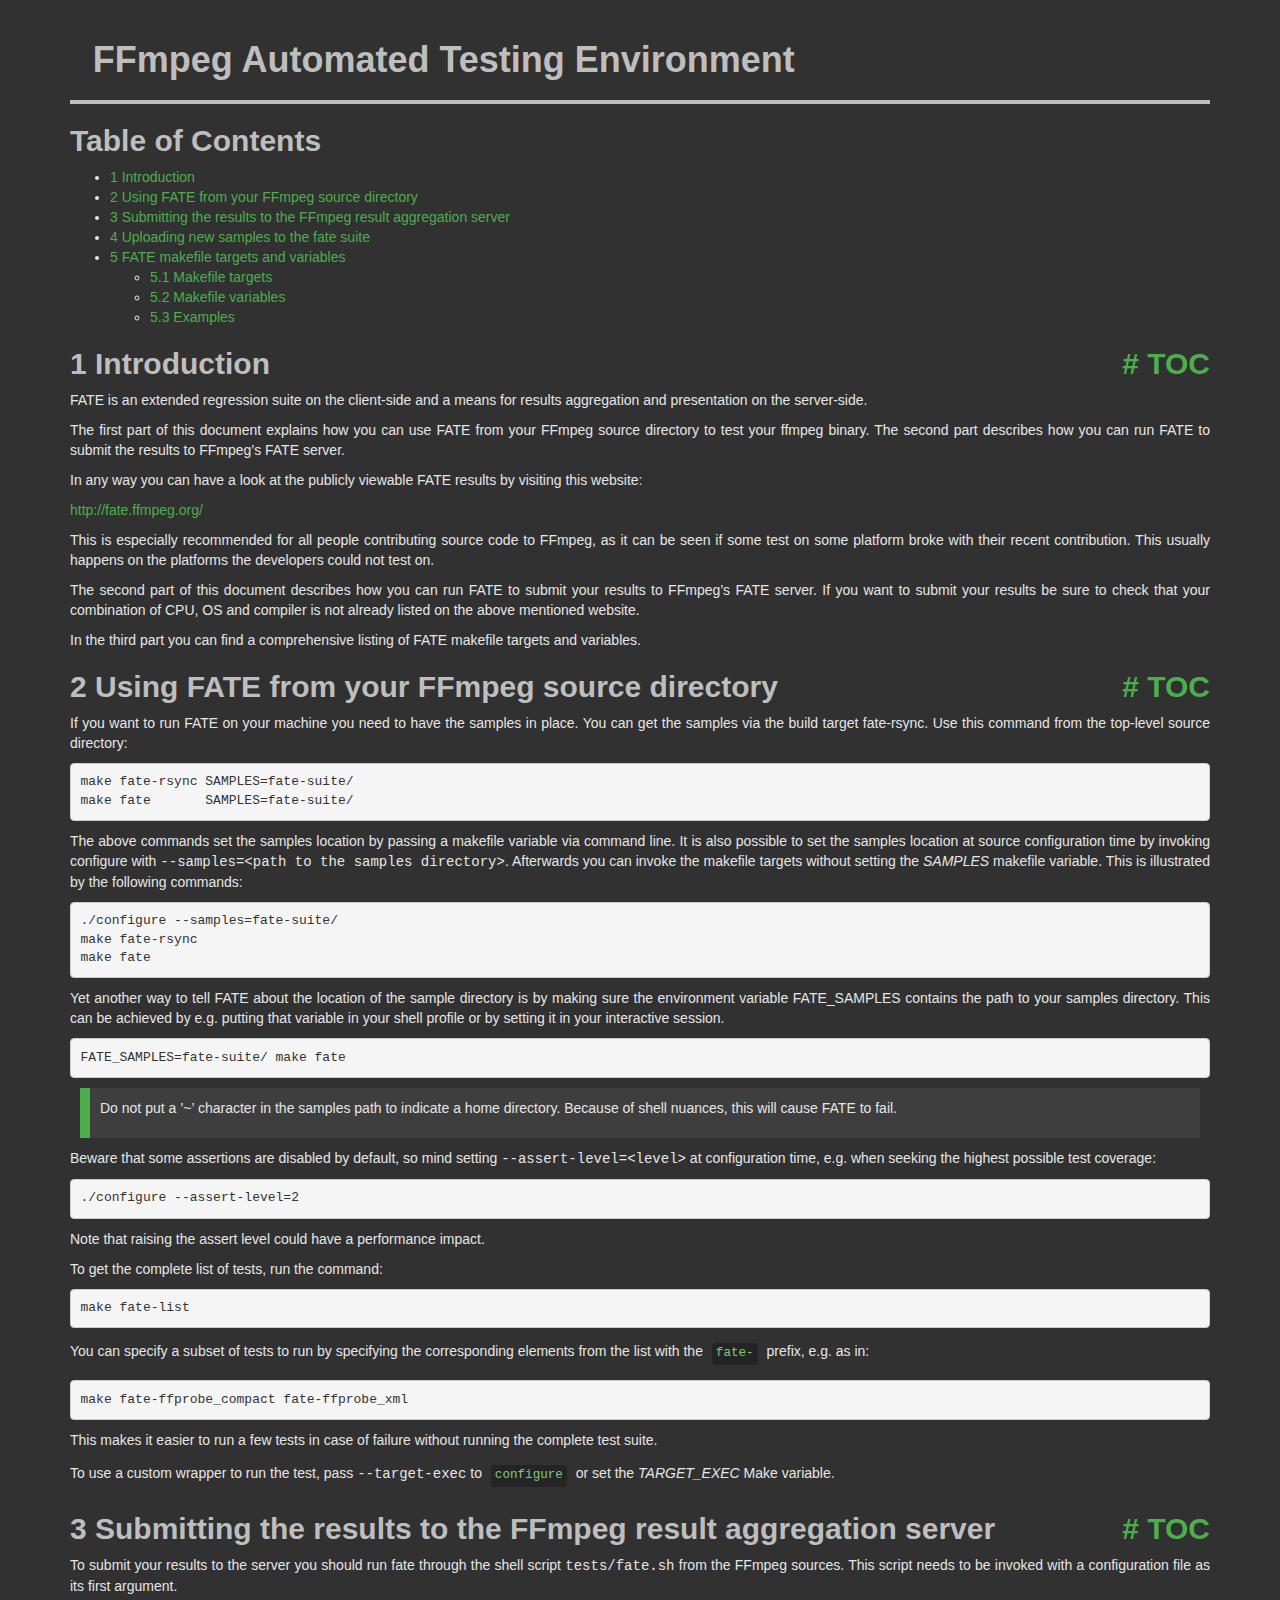
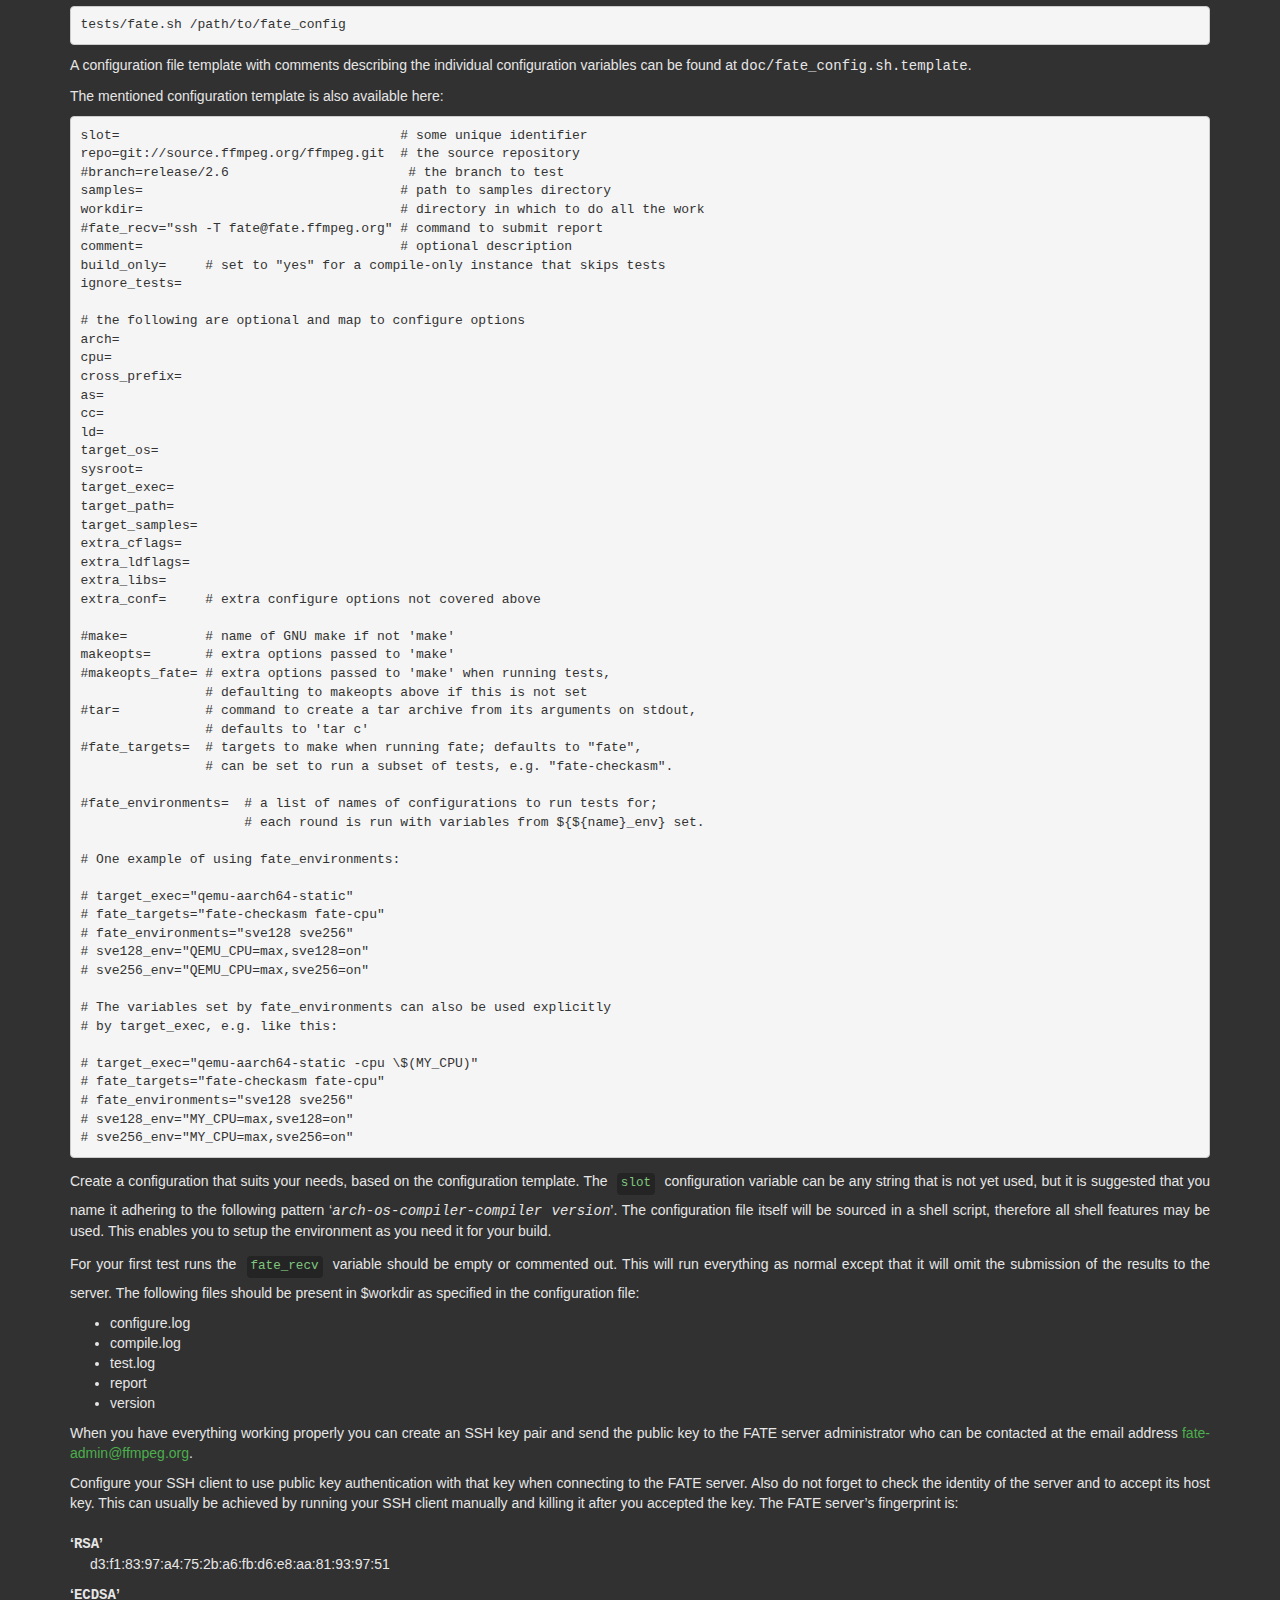
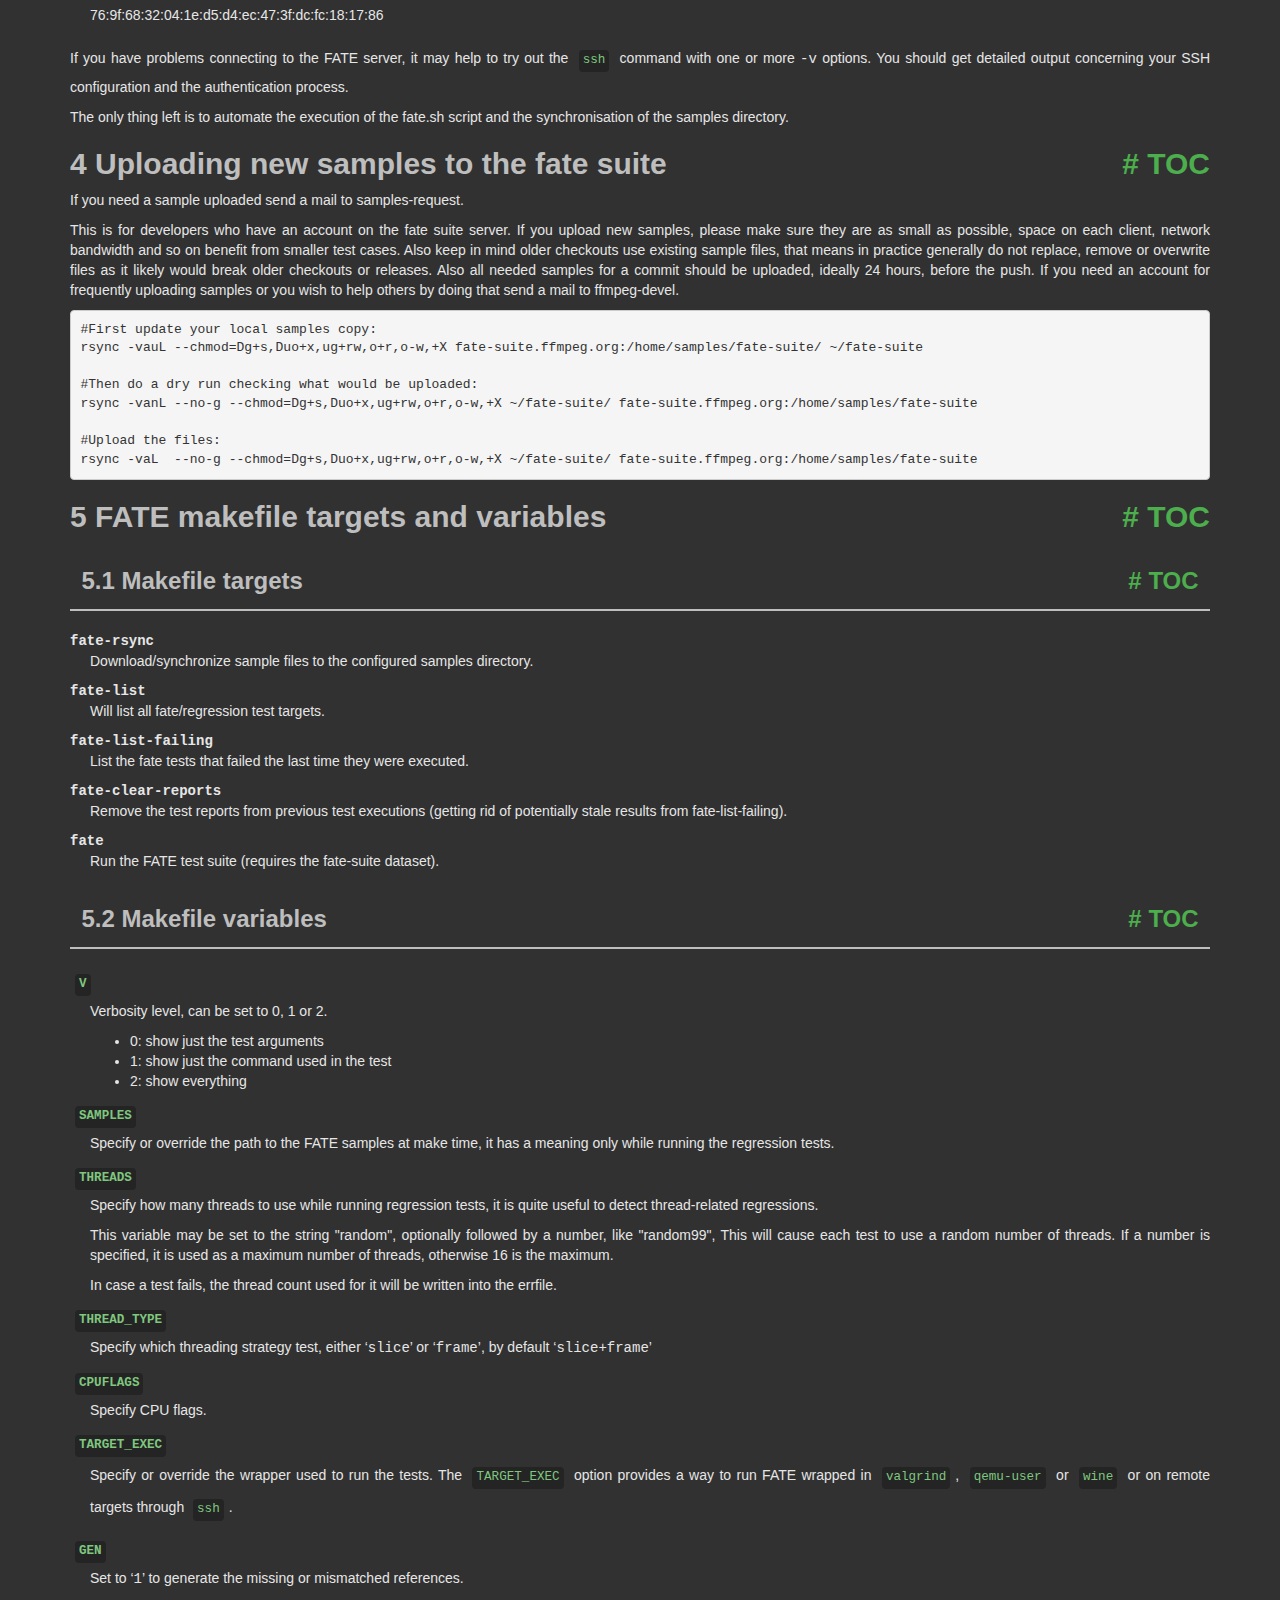
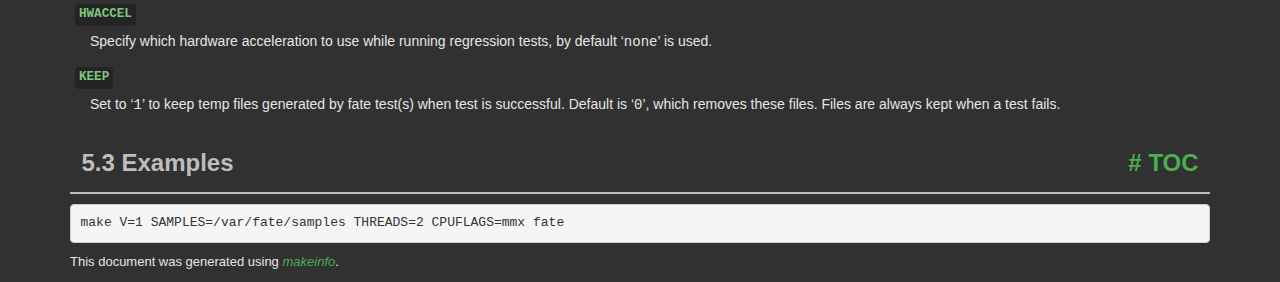
<file: src/main/resources/ffmpeg/ffmpeg-2025-03-10-git-87e5da9067-essentials_build/doc/fate.html>
<!DOCTYPE html PUBLIC "-//W3C//DTD HTML 4.01 Transitional//EN" "http://www.w3.org/TR/html4/loose.dtd">
<html>
<!-- Created by , GNU Texinfo 7.1.1 -->
  <head>
    <meta charset="utf-8">
    <title>
      FFmpeg Automated Testing Environment
    </title>
    <meta name="viewport" content="width=device-width,initial-scale=1.0">
    <link rel="stylesheet" type="text/css" href="bootstrap.min.css">
    <link rel="stylesheet" type="text/css" href="style.min.css">
  </head>
  <body>
    <div class="container">
      <h1>
      FFmpeg Automated Testing Environment
      </h1>


<a name="Top"></a>
<a name="SEC_Top"></a>

<div class="element-contents" id="SEC_Contents">
<h2 class="contents-heading">Table of Contents</h2>

<div class="contents">

<ul class="toc-numbered-mark">
  <li><a id="toc-Introduction" href="#Introduction">1 Introduction</a></li>
  <li><a id="toc-Using-FATE-from-your-FFmpeg-source-directory" href="#Using-FATE-from-your-FFmpeg-source-directory">2 Using FATE from your FFmpeg source directory</a></li>
  <li><a id="toc-Submitting-the-results-to-the-FFmpeg-result-aggregation-server" href="#Submitting-the-results-to-the-FFmpeg-result-aggregation-server">3 Submitting the results to the FFmpeg result aggregation server</a></li>
  <li><a id="toc-Uploading-new-samples-to-the-fate-suite" href="#Uploading-new-samples-to-the-fate-suite">4 Uploading new samples to the fate suite</a></li>
  <li><a id="toc-FATE-makefile-targets-and-variables" href="#FATE-makefile-targets-and-variables">5 FATE makefile targets and variables</a>
  <ul class="toc-numbered-mark">
    <li><a id="toc-Makefile-targets" href="#Makefile-targets">5.1 Makefile targets</a></li>
    <li><a id="toc-Makefile-variables" href="#Makefile-variables">5.2 Makefile variables</a></li>
    <li><a id="toc-Examples" href="#Examples">5.3 Examples</a></li>
  </ul></li>
</ul>
</div>
</div>

<a name="Introduction"></a>
<h2 class="chapter">1 Introduction<span class="pull-right"><a class="anchor hidden-xs" href="#Introduction" aria-hidden="true">#</a> <a class="anchor hidden-xs"href="#toc-Introduction" aria-hidden="true">TOC</a></span></h2>

<p>FATE is an extended regression suite on the client-side and a means
for results aggregation and presentation on the server-side.
</p>
<p>The first part of this document explains how you can use FATE from
your FFmpeg source directory to test your ffmpeg binary. The second
part describes how you can run FATE to submit the results to FFmpeg&rsquo;s
FATE server.
</p>
<p>In any way you can have a look at the publicly viewable FATE results
by visiting this website:
</p>
<p><a class="url" href="http://fate.ffmpeg.org/">http://fate.ffmpeg.org/</a>
</p>
<p>This is especially recommended for all people contributing source
code to FFmpeg, as it can be seen if some test on some platform broke
with their recent contribution. This usually happens on the platforms
the developers could not test on.
</p>
<p>The second part of this document describes how you can run FATE to
submit your results to FFmpeg&rsquo;s FATE server. If you want to submit your
results be sure to check that your combination of CPU, OS and compiler
is not already listed on the above mentioned website.
</p>
<p>In the third part you can find a comprehensive listing of FATE makefile
targets and variables.
</p>

<a name="Using-FATE-from-your-FFmpeg-source-directory"></a>
<h2 class="chapter">2 Using FATE from your FFmpeg source directory<span class="pull-right"><a class="anchor hidden-xs" href="#Using-FATE-from-your-FFmpeg-source-directory" aria-hidden="true">#</a> <a class="anchor hidden-xs"href="#toc-Using-FATE-from-your-FFmpeg-source-directory" aria-hidden="true">TOC</a></span></h2>

<p>If you want to run FATE on your machine you need to have the samples
in place. You can get the samples via the build target fate-rsync.
Use this command from the top-level source directory:
</p>
<div class="example">
<pre class="example-preformatted">make fate-rsync SAMPLES=fate-suite/
make fate       SAMPLES=fate-suite/
</pre></div>

<p>The above commands set the samples location by passing a makefile
variable via command line. It is also possible to set the samples
location at source configuration time by invoking configure with
<samp class="option">--samples=&lt;path to the samples directory&gt;</samp>. Afterwards you can
invoke the makefile targets without setting the <var class="var">SAMPLES</var> makefile
variable. This is illustrated by the following commands:
</p>
<div class="example">
<pre class="example-preformatted">./configure --samples=fate-suite/
make fate-rsync
make fate
</pre></div>

<p>Yet another way to tell FATE about the location of the sample
directory is by making sure the environment variable FATE_SAMPLES
contains the path to your samples directory. This can be achieved
by e.g. putting that variable in your shell profile or by setting
it in your interactive session.
</p>
<div class="example">
<pre class="example-preformatted">FATE_SAMPLES=fate-suite/ make fate
</pre></div>

<div class="info">
<p>Do not put a &rsquo;~&rsquo; character in the samples path to indicate a home
directory. Because of shell nuances, this will cause FATE to fail.
</p></div>
<p>Beware that some assertions are disabled by default, so mind setting
<samp class="option">--assert-level=&lt;level&gt;</samp> at configuration time, e.g. when seeking
the highest possible test coverage:
</p><div class="example">
<pre class="example-preformatted">./configure --assert-level=2
</pre></div>
<p>Note that raising the assert level could have a performance impact.
</p>
<p>To get the complete list of tests, run the command:
</p><div class="example">
<pre class="example-preformatted">make fate-list
</pre></div>

<p>You can specify a subset of tests to run by specifying the
corresponding elements from the list with the <code class="code">fate-</code> prefix,
e.g. as in:
</p><div class="example">
<pre class="example-preformatted">make fate-ffprobe_compact fate-ffprobe_xml
</pre></div>

<p>This makes it easier to run a few tests in case of failure without
running the complete test suite.
</p>
<p>To use a custom wrapper to run the test, pass <samp class="option">--target-exec</samp> to
<code class="command">configure</code> or set the <var class="var">TARGET_EXEC</var> Make variable.
</p>

<a name="Submitting-the-results-to-the-FFmpeg-result-aggregation-server"></a>
<h2 class="chapter">3 Submitting the results to the FFmpeg result aggregation server<span class="pull-right"><a class="anchor hidden-xs" href="#Submitting-the-results-to-the-FFmpeg-result-aggregation-server" aria-hidden="true">#</a> <a class="anchor hidden-xs"href="#toc-Submitting-the-results-to-the-FFmpeg-result-aggregation-server" aria-hidden="true">TOC</a></span></h2>

<p>To submit your results to the server you should run fate through the
shell script <samp class="file">tests/fate.sh</samp> from the FFmpeg sources. This script needs
to be invoked with a configuration file as its first argument.
</p>
<div class="example">
<pre class="example-preformatted">tests/fate.sh /path/to/fate_config
</pre></div>

<p>A configuration file template with comments describing the individual
configuration variables can be found at <samp class="file">doc/fate_config.sh.template</samp>.
</p>
<p>The mentioned configuration template is also available here:
</p><pre class="verbatim">slot=                                    # some unique identifier
repo=git://source.ffmpeg.org/ffmpeg.git  # the source repository
#branch=release/2.6                       # the branch to test
samples=                                 # path to samples directory
workdir=                                 # directory in which to do all the work
#fate_recv=&quot;ssh -T fate@fate.ffmpeg.org&quot; # command to submit report
comment=                                 # optional description
build_only=     # set to &quot;yes&quot; for a compile-only instance that skips tests
ignore_tests=

# the following are optional and map to configure options
arch=
cpu=
cross_prefix=
as=
cc=
ld=
target_os=
sysroot=
target_exec=
target_path=
target_samples=
extra_cflags=
extra_ldflags=
extra_libs=
extra_conf=     # extra configure options not covered above

#make=          # name of GNU make if not 'make'
makeopts=       # extra options passed to 'make'
#makeopts_fate= # extra options passed to 'make' when running tests,
                # defaulting to makeopts above if this is not set
#tar=           # command to create a tar archive from its arguments on stdout,
                # defaults to 'tar c'
#fate_targets=  # targets to make when running fate; defaults to &quot;fate&quot;,
                # can be set to run a subset of tests, e.g. &quot;fate-checkasm&quot;.

#fate_environments=  # a list of names of configurations to run tests for;
                     # each round is run with variables from ${${name}_env} set.

# One example of using fate_environments:

# target_exec=&quot;qemu-aarch64-static&quot;
# fate_targets=&quot;fate-checkasm fate-cpu&quot;
# fate_environments=&quot;sve128 sve256&quot;
# sve128_env=&quot;QEMU_CPU=max,sve128=on&quot;
# sve256_env=&quot;QEMU_CPU=max,sve256=on&quot;

# The variables set by fate_environments can also be used explicitly
# by target_exec, e.g. like this:

# target_exec=&quot;qemu-aarch64-static -cpu \$(MY_CPU)&quot;
# fate_targets=&quot;fate-checkasm fate-cpu&quot;
# fate_environments=&quot;sve128 sve256&quot;
# sve128_env=&quot;MY_CPU=max,sve128=on&quot;
# sve256_env=&quot;MY_CPU=max,sve256=on&quot;
</pre>
<p>Create a configuration that suits your needs, based on the configuration
template. The <code class="env">slot</code> configuration variable can be any string that is not
yet used, but it is suggested that you name it adhering to the following
pattern &lsquo;<samp class="samp"><var class="var">arch</var>-<var class="var">os</var>-<var class="var">compiler</var>-<var class="var">compiler version</var></samp>&rsquo;. The
configuration file itself will be sourced in a shell script, therefore all
shell features may be used. This enables you to setup the environment as you
need it for your build.
</p>
<p>For your first test runs the <code class="env">fate_recv</code> variable should be empty or
commented out. This will run everything as normal except that it will omit
the submission of the results to the server. The following files should be
present in $workdir as specified in the configuration file:
</p>
<ul class="itemize mark-bullet">
<li>configure.log
    </li><li>compile.log
    </li><li>test.log
    </li><li>report
    </li><li>version
</li></ul>

<p>When you have everything working properly you can create an SSH key pair
and send the public key to the FATE server administrator who can be contacted
at the email address <a class="email" href="mailto:fate-admin@ffmpeg.org">fate-admin@ffmpeg.org</a>.
</p>
<p>Configure your SSH client to use public key authentication with that key
when connecting to the FATE server. Also do not forget to check the identity
of the server and to accept its host key. This can usually be achieved by
running your SSH client manually and killing it after you accepted the key.
The FATE server&rsquo;s fingerprint is:
</p>
<dl class="table">
<dt>&lsquo;<samp class="samp">RSA</samp>&rsquo;</dt>
<dd><p>d3:f1:83:97:a4:75:2b:a6:fb:d6:e8:aa:81:93:97:51
</p></dd>
<dt>&lsquo;<samp class="samp">ECDSA</samp>&rsquo;</dt>
<dd><p>76:9f:68:32:04:1e:d5:d4:ec:47:3f:dc:fc:18:17:86
</p></dd>
</dl>

<p>If you have problems connecting to the FATE server, it may help to try out
the <code class="command">ssh</code> command with one or more <samp class="option">-v</samp> options. You should
get detailed output concerning your SSH configuration and the authentication
process.
</p>
<p>The only thing left is to automate the execution of the fate.sh script and
the synchronisation of the samples directory.
</p>
<a name="Uploading-new-samples-to-the-fate-suite"></a>
<h2 class="chapter">4 Uploading new samples to the fate suite<span class="pull-right"><a class="anchor hidden-xs" href="#Uploading-new-samples-to-the-fate-suite" aria-hidden="true">#</a> <a class="anchor hidden-xs"href="#toc-Uploading-new-samples-to-the-fate-suite" aria-hidden="true">TOC</a></span></h2>

<p>If you need a sample uploaded send a mail to samples-request.
</p>
<p>This is for developers who have an account on the fate suite server.
If you upload new samples, please make sure they are as small as possible,
space on each client, network bandwidth and so on benefit from smaller test cases.
Also keep in mind older checkouts use existing sample files, that means in
practice generally do not replace, remove or overwrite files as it likely would
break older checkouts or releases.
Also all needed samples for a commit should be uploaded, ideally 24
hours, before the push.
If you need an account for frequently uploading samples or you wish to help
others by doing that send a mail to ffmpeg-devel.
</p>
<div class="example">
<pre class="example-preformatted">#First update your local samples copy:
rsync -vauL --chmod=Dg+s,Duo+x,ug+rw,o+r,o-w,+X fate-suite.ffmpeg.org:/home/samples/fate-suite/ ~/fate-suite

#Then do a dry run checking what would be uploaded:
rsync -vanL --no-g --chmod=Dg+s,Duo+x,ug+rw,o+r,o-w,+X ~/fate-suite/ fate-suite.ffmpeg.org:/home/samples/fate-suite

#Upload the files:
rsync -vaL  --no-g --chmod=Dg+s,Duo+x,ug+rw,o+r,o-w,+X ~/fate-suite/ fate-suite.ffmpeg.org:/home/samples/fate-suite
</pre></div>


<a name="FATE-makefile-targets-and-variables"></a>
<h2 class="chapter">5 FATE makefile targets and variables<span class="pull-right"><a class="anchor hidden-xs" href="#FATE-makefile-targets-and-variables" aria-hidden="true">#</a> <a class="anchor hidden-xs"href="#toc-FATE-makefile-targets-and-variables" aria-hidden="true">TOC</a></span></h2>

<a name="Makefile-targets"></a>
<h3 class="section">5.1 Makefile targets<span class="pull-right"><a class="anchor hidden-xs" href="#Makefile-targets" aria-hidden="true">#</a> <a class="anchor hidden-xs"href="#toc-Makefile-targets" aria-hidden="true">TOC</a></span></h3>

<dl class="table">
<dt><samp class="option">fate-rsync</samp></dt>
<dd><p>Download/synchronize sample files to the configured samples directory.
</p>
</dd>
<dt><samp class="option">fate-list</samp></dt>
<dd><p>Will list all fate/regression test targets.
</p>
</dd>
<dt><samp class="option">fate-list-failing</samp></dt>
<dd><p>List the fate tests that failed the last time they were executed.
</p>
</dd>
<dt><samp class="option">fate-clear-reports</samp></dt>
<dd><p>Remove the test reports from previous test executions (getting rid of
potentially stale results from fate-list-failing).
</p>
</dd>
<dt><samp class="option">fate</samp></dt>
<dd><p>Run the FATE test suite (requires the fate-suite dataset).
</p></dd>
</dl>

<a name="Makefile-variables"></a>
<h3 class="section">5.2 Makefile variables<span class="pull-right"><a class="anchor hidden-xs" href="#Makefile-variables" aria-hidden="true">#</a> <a class="anchor hidden-xs"href="#toc-Makefile-variables" aria-hidden="true">TOC</a></span></h3>

<dl class="table">
<dt><code class="env">V</code></dt>
<dd><p>Verbosity level, can be set to 0, 1 or 2.
    </p><ul class="itemize mark-bullet">
<li>0: show just the test arguments
        </li><li>1: show just the command used in the test
        </li><li>2: show everything
    </li></ul>

</dd>
<dt><code class="env">SAMPLES</code></dt>
<dd><p>Specify or override the path to the FATE samples at make time, it has a
meaning only while running the regression tests.
</p>
</dd>
<dt><code class="env">THREADS</code></dt>
<dd><p>Specify how many threads to use while running regression tests, it is
quite useful to detect thread-related regressions.
</p>
<p>This variable may be set to the string &quot;random&quot;, optionally followed by a
number, like &quot;random99&quot;, This will cause each test to use a random number of
threads. If a number is specified, it is used as a maximum number of threads,
otherwise 16 is the maximum.
</p>
<p>In case a test fails, the thread count used for it will be written into the
errfile.
</p>
</dd>
<dt><code class="env">THREAD_TYPE</code></dt>
<dd><p>Specify which threading strategy test, either &lsquo;<samp class="samp">slice</samp>&rsquo; or &lsquo;<samp class="samp">frame</samp>&rsquo;,
by default &lsquo;<samp class="samp">slice+frame</samp>&rsquo;
</p>
</dd>
<dt><code class="env">CPUFLAGS</code></dt>
<dd><p>Specify CPU flags.
</p>
</dd>
<dt><code class="env">TARGET_EXEC</code></dt>
<dd><p>Specify or override the wrapper used to run the tests.
The <code class="env">TARGET_EXEC</code> option provides a way to run FATE wrapped in
<code class="command">valgrind</code>, <code class="command">qemu-user</code> or <code class="command">wine</code> or on remote targets
through <code class="command">ssh</code>.
</p>
</dd>
<dt><code class="env">GEN</code></dt>
<dd><p>Set to &lsquo;<samp class="samp">1</samp>&rsquo; to generate the missing or mismatched references.
</p>
</dd>
<dt><code class="env">HWACCEL</code></dt>
<dd><p>Specify which hardware acceleration to use while running regression tests,
by default &lsquo;<samp class="samp">none</samp>&rsquo; is used.
</p>
</dd>
<dt><code class="env">KEEP</code></dt>
<dd><p>Set to &lsquo;<samp class="samp">1</samp>&rsquo; to keep temp files generated by fate test(s) when test is successful.
Default is &lsquo;<samp class="samp">0</samp>&rsquo;, which removes these files. Files are always kept when a test
fails.
</p>
</dd>
</dl>

<a name="Examples"></a>
<h3 class="section">5.3 Examples<span class="pull-right"><a class="anchor hidden-xs" href="#Examples" aria-hidden="true">#</a> <a class="anchor hidden-xs"href="#toc-Examples" aria-hidden="true">TOC</a></span></h3>

<div class="example">
<pre class="example-preformatted">make V=1 SAMPLES=/var/fate/samples THREADS=2 CPUFLAGS=mmx fate
</pre></div>
      <p style="font-size: small;">
        This document was generated using <a class="uref" href="https://www.gnu.org/software/texinfo/"><em class="emph">makeinfo</em></a>.
      </p>
    </div>
  </body>
</html>
</file>
<file: src/main/resources/ffmpeg/ffmpeg-2025-03-10-git-87e5da9067-essentials_build/doc/style.min.css>
/*!
The MIT License (MIT)

Copyright (c) 2014 Barbara Lepage <db0company@gmail.com>

Permission is hereby granted, free of charge, to any person obtaining a copy
of this software and associated documentation files (the "Software"), to deal
in the Software without restriction, including without limitation the rights
to use, copy, modify, merge, publish, distribute, sublicense, and/or sell
copies of the Software, and to permit persons to whom the Software is
furnished to do so, subject to the following conditions:

The above copyright notice and this permission notice shall be included in all
copies or substantial portions of the Software.

THE SOFTWARE IS PROVIDED "AS IS", WITHOUT WARRANTY OF ANY KIND, EXPRESS OR
IMPLIED, INCLUDING BUT NOT LIMITED TO THE WARRANTIES OF MERCHANTABILITY,
FITNESS FOR A PARTICULAR PURPOSE AND NONINFRINGEMENT. IN NO EVENT SHALL THE
AUTHORS OR COPYRIGHT HOLDERS BE LIABLE FOR ANY CLAIM, DAMAGES OR OTHER
LIABILITY, WHETHER IN AN ACTION OF CONTRACT, TORT OR OTHERWISE, ARISING FROM,
OUT OF OR IN CONNECTION WITH THE SOFTWARE OR THE USE OR OTHER DEALINGS IN THE
SOFTWARE.
 */body{background-color:#313131;color:#e6e6e6;text-align:justify}body, h1, h2, h3, h4, h5, h6{font-family:"Lucida Grande","Lucida Sans Unicode","Lucida Sans","Helvetica Neue",Helvetica,Verdana,Tahoma,sans-serif}a{color:#4cae4c}a strong{color:#e6e6e6}a:hover{color:#7fc77f}a:hover strong{color:#4cae4c}main{width:100% ! important;min-height:600px;margin:auto}h1, h2, h3, h4{font-weight:bold;text-align:left}h1, h2, h3{color:#bebebe}h1 strong, h2 strong, h3 strong{color:#e6e6e6}h4, h5, h6{color:#3c8b3c}h1{border-bottom:4px #bebebe solid;padding:20px 2%}h3{border-bottom:2px #bebebe solid;padding:15px 1%}h4{border-bottom:1px solid #e6e6e6;padding:10px 0;margin:20px 0;color:#e6e6e6}.list-group .list-group-item{background-color:#3e3e3e;border-color:black}.list-group.list-group-big .list-group-item{padding:25px}.list-group a.list-group-item{color:#7fc77f}.list-group a.list-group-item:hover{background-color:#313131;color:#4cae4c}.well{background-color:#242424;border-color:black;color:#bebebe}.well strong{color:#e6e6e6}.well code{background-color:#313131}.well hr{border-color:#3c8b3c}.well h3{margin:5px 0 15px 0;border:0;padding:0}.well a{color:#4cae4c}.well a.btn{color:white}.well small{display:block;padding:0 10px;font-style:italic}.well.example{padding-top:40px;margin-bottom:130px}.well.example pre{margin:50px;margin-bottom:30px;font-size:1.5em}.well.example .btn{margin-right:50px;margin-bottom:20px}.well.well-with-icon{min-height:136px}.well.well-with-icon .pull-right,.well.well-with-icon .pull-left{background-color:#4cae4c;color:#e6e6e6;padding:10px;border-radius:5px;margin:5px}.well.well-with-icon .pull-right{margin-left:20px}.well.well-with-icon .pull-left{margin-right:20px}a.well{display:block}a.well:hover{text-decoration:none;opacity:0.8}.info, .warning{margin:10px;padding:10px;background-color:#3e3e3e;color:#e6e6e6}.info code, .warning code{background-color:#313131}.info{border-left:10px #4cae4c solid}.warning{border-left:10px #ae4c4c solid}.with-icon{padding:30px}.with-icon .pull-left{padding-right:30px}.with-icon .pull-right{padding-left:30px}dd{margin-left:20px}code{background-color:#242424;color:#7fc77f;display:inline-block;margin:5px}.table{margin:20px 0;border-radius:4px}.table th,.table td,.table tr{border:1px solid #171717}.table tr th{background-color:#3e3e3e;border-bottom:2px solid #e6e6e6}.table tr:nth-child(odd){background-color:#242424}#sidebar-wrapper, .navbar{background-color:#171717;overflow-x:hidden}#sidebar-wrapper .sidebar-brand img,#sidebar-wrapper .navbar-brand img, .navbar .sidebar-brand img, .navbar .navbar-brand img{opacity:0.6;margin-right:8px}#sidebar-wrapper .sidebar-brand:hover,#sidebar-wrapper .navbar-brand:hover, .navbar .sidebar-brand:hover, .navbar .navbar-brand:hover{color:#fff}#sidebar-wrapper .sidebar-brand:hover img,#sidebar-wrapper .navbar-brand:hover img, .navbar .sidebar-brand:hover img, .navbar .navbar-brand:hover img{opacity:1}#sidebar-wrapper .sidebar-nav li ul, .navbar .sidebar-nav li ul{list-style-type:none;padding:0}#sidebar-wrapper .sidebar-nav li ul li, .navbar .sidebar-nav li ul li{line-height:20px}#sidebar-wrapper .sidebar-nav li ul li a, .navbar .sidebar-nav li ul li a{padding-left:20px}.content-header{height:auto;background-color:#242424}.content-header h1{color:#e6e6e6;display:block;margin:0;margin-bottom:20px;line-height:normal;border-bottom:none}#download h4, #index h4{margin-top:180px}#download h4.first, #index h4.first{margin-top:20px}#download h4.first small, #index h4.first small{color:inherit;font-size:1em}#download .btn-download-wrapper, #index .btn-download-wrapper{text-align:center;margin:160px auto}#download .btn-download-wrapper .btn, #index .btn-download-wrapper .btn{font-size:3em;padding:3%;display:inline-block;margin-bottom:5px}#download .btn-download-wrapper small, #index .btn-download-wrapper small{display:block;font-size:0.4em}#download h2.description, #index h2.description{color:#e6e6e6;font-size:2em;font-weight:bold;margin:120px 50px;line-height:2em}#download h2.description .label, #index h2.description .label{font-size:0.5em}#download .btn-download-wrapper{margin:40px auto}#download .os-selector{text-align:center;color:#e6e6e6;margin:30px 0}#download .os-selector a.btn-build{color:#e6e6e6;display:block;padding:20px;border-radius:2px}#download .os-selector .btn-build[href="#build-linux"]{background-color:#e43}#download .os-selector .btn-build[href="#build-linux"]:hover{color:#e43;background-color:#e6e6e6}#download .os-selector .btn-build[href="#build-windows"]{background-color:#06a}#download .os-selector .btn-build[href="#build-windows"]:hover{color:#06a;background-color:#e6e6e6}#download .os-selector .btn-build[href="#build-mac"]{background-color:darkgrey}#download .os-selector .btn-build[href="#build-mac"]:hover{color:darkgrey;background-color:#e6e6e6}#download .os-selector .tab-content{margin-top:20px}#download .os-selector #build-linux h3{color:#e43}#download .os-selector #build-windows h3{color:#06a}#download .os-selector #build-mac h3{color:darkgrey}footer{background-color:#242424;border-top:1px #101010 solid;padding:20px 0%}footer a{display:block}footer img[alt="FFmpeg"]{width:50%;display:block;margin:auto}.example.user-good pre{color:#bfbfbf;border:1px solid #357735;border-left:10px solid #357735;background-color:#242424}.example.user-bad pre{color:#bfbfbf;border:1px solid #ae4c4c;border-left:10px solid #ae4c4c;background-color:#242424}
</file>
